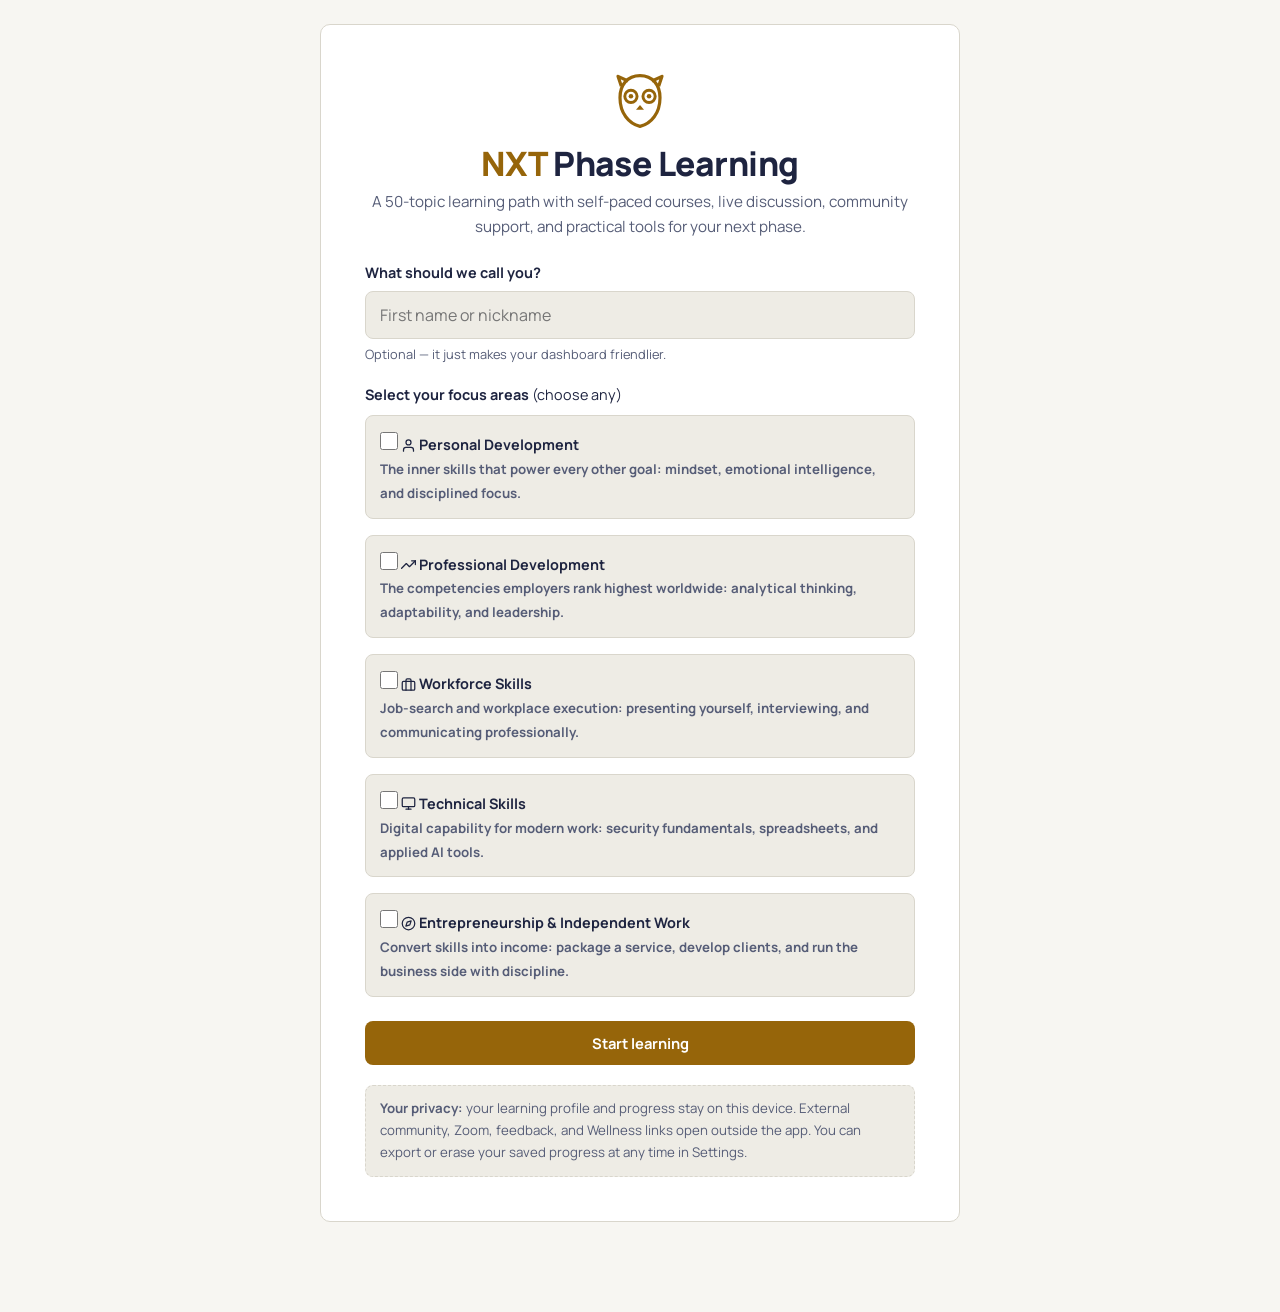
<file: index.html>
<!DOCTYPE html>
<html lang="en">
<head>
  <meta charset="UTF-8">
  <meta name="viewport" content="width=device-width, initial-scale=1.0, viewport-fit=cover">
  <meta name="description" content="NXT Phase Learning — a 50-topic learning path with live Zoom discussion, WhatsApp community support, self-paced courses, technical foundations, and wellness resources.">
  <meta name="color-scheme" content="dark light">
  <meta name="theme-color" content="#0B1026">
  <meta name="mobile-web-app-capable" content="yes">
  <link rel="manifest" href="manifest.json">
  <link rel="apple-touch-icon" href="icon.svg">
  <title>NXT Phase Learning</title>
  <link rel="preconnect" href="https://fonts.googleapis.com">
  <link rel="preconnect" href="https://fonts.gstatic.com" crossorigin>
  <link href="https://fonts.googleapis.com/css2?family=Manrope:wght@400;500;600;700;800&display=swap" rel="stylesheet">
  <link rel="stylesheet" href="styles.css">
  <link rel="icon" href="icon.svg" type="image/svg+xml">
</head>
<body data-theme="dark">
  <a class="skip-link" href="#main-content">Skip to main content</a>
  <div id="app">
    <div id="app-header"></div>
    <main id="main-content" tabindex="-1"></main>
    <div id="app-nav"></div>
  </div>
  <script src="data.js"></script>
  <script src="app.js"></script>
</body>
</html>
</file>
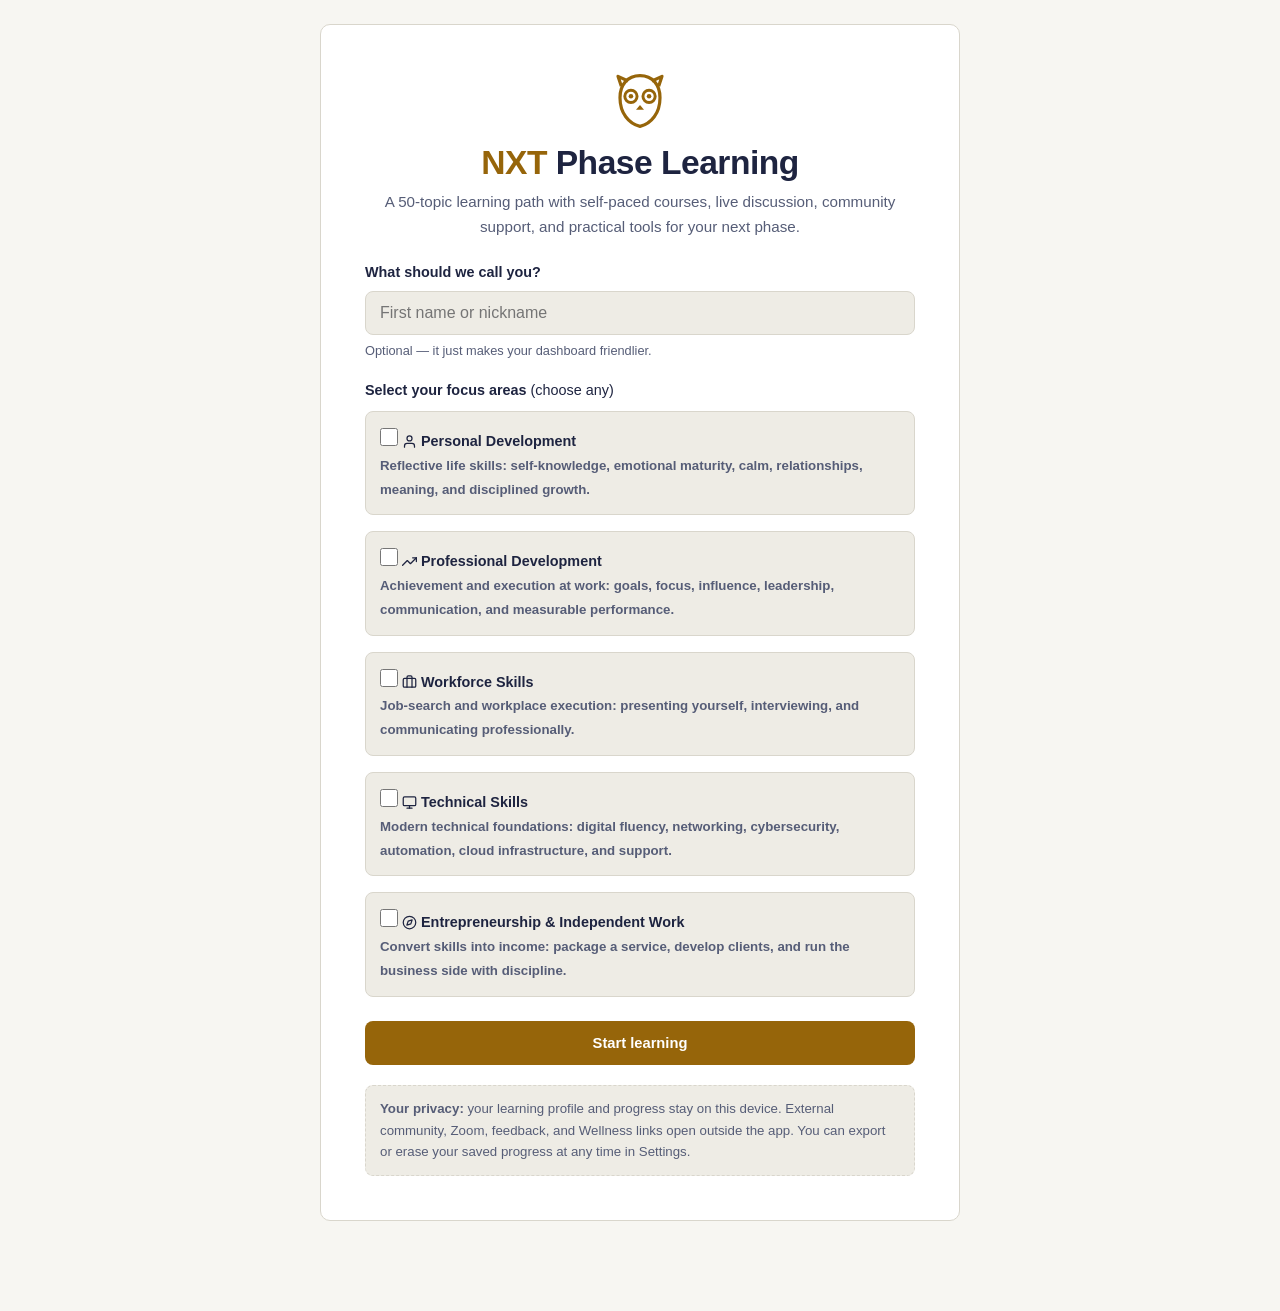
<file: nxtphase-standalone.html>
<!DOCTYPE html>
<html lang="en">
<head>
  <meta charset="UTF-8">
  <meta name="viewport" content="width=device-width, initial-scale=1.0, viewport-fit=cover">
  <meta name="description" content="NXT Phase Learning — a 50-topic learning path with live Zoom discussion, WhatsApp community support, self-paced courses, technical foundations, and wellness resources.">
  <meta name="color-scheme" content="dark light">
  <meta name="theme-color" content="#0B1026">
  <title>NXT Phase Learning — Standalone</title>
  <link rel="icon" href="data:image/svg+xml,%3Csvg%20xmlns%3D%22http%3A%2F%2Fwww.w3.org%2F2000%2Fsvg%22%20viewBox%3D%220%200%2048%2048%22%3E%0A%20%20%3Crect%20width%3D%2248%22%20height%3D%2248%22%20rx%3D%2210%22%20fill%3D%22%230C1120%22%2F%3E%0A%20%20%3Cg%20fill%3D%22none%22%20stroke%3D%22%23F2A93B%22%20stroke-width%3D%222.2%22%3E%0A%20%20%20%20%3Cpath%20d%3D%22M12%2015.5%209.8%209l6.5%203%22%20stroke-linejoin%3D%22round%22%2F%3E%0A%20%20%20%20%3Cpath%20d%3D%22M36%2015.5%2038.2%209l-6.5%203%22%20stroke-linejoin%3D%22round%22%2F%3E%0A%20%20%20%20%3Cpath%20d%3D%22M24%208c-8%200-12.6%205.9-12.6%2013.9C11.4%2031.6%2016.9%2038.3%2024%2040c7.1-1.7%2012.6-8.4%2012.6-18.1C36.6%2013.9%2032%208%2024%208z%22%2F%3E%0A%20%20%20%20%3Ccircle%20cx%3D%2218.3%22%20cy%3D%2221%22%20r%3D%223.9%22%20stroke-width%3D%222%22%2F%3E%0A%20%20%20%20%3Ccircle%20cx%3D%2229.7%22%20cy%3D%2221%22%20r%3D%223.9%22%20stroke-width%3D%222%22%2F%3E%0A%20%20%3C%2Fg%3E%0A%20%20%3Ccircle%20cx%3D%2218.3%22%20cy%3D%2221%22%20r%3D%221.5%22%20fill%3D%22%23F2A93B%22%2F%3E%0A%20%20%3Ccircle%20cx%3D%2229.7%22%20cy%3D%2221%22%20r%3D%221.5%22%20fill%3D%22%23F2A93B%22%2F%3E%0A%20%20%3Cpath%20d%3D%22M24%2026.5%2021.4%2029.5h5.2L24%2026.5z%22%20fill%3D%22%23F2A93B%22%2F%3E%0A%3C%2Fsvg%3E%0A" type="image/svg+xml">
  <style>
/* ============================================================
   NXT Phase Learning — design system v2 (enterprise)
   One type family, restrained color, SVG iconography, no
   decorative gimmicks. Dark is the default theme; light mode
   passes contrast independently.
   ============================================================ */

:root {
  --font: 'Manrope', -apple-system, 'Segoe UI', Helvetica, Arial, sans-serif;

  --radius: 10px;
  --radius-sm: 8px;
  --shadow: 0 4px 18px rgba(4, 7, 20, 0.28);
  --maxw: 1120px;
  --nav-h: 60px;
}

/* ---------- Dark (default) ---------- */
[data-theme="dark"] {
  color-scheme: dark;
  --bg: #0C1120;
  --bg-soft: #121830;
  --card: #161D38;
  --card-raised: #1B2344;
  --line: #273052;
  --text: #EDEFF5;
  --text-dim: #A9B0C7;
  --gold: #F2A93B;
  --gold-strong: #FFC155;
  --gold-ink: #12172B;
  --teal: #4FC3A8;
  --violet: #A395EE;
  --blue: #6FA5E8;
  --sage: #8FBF7F;
  --danger: #FF8585;
  --ok: #6ED584;
  --hero-grad: linear-gradient(135deg, #182046 0%, #10162E 60%, #0C1120 100%);
  --focus-ring: #FFC155;
}

/* ---------- Light ---------- */
[data-theme="light"] {
  color-scheme: light;
  --bg: #F7F6F2;
  --bg-soft: #EEECE5;
  --card: #FFFFFF;
  --card-raised: #FFFFFF;
  --line: #D9D6CC;
  --text: #1E2440;
  --text-dim: #565D77;
  --gold: #96650A;
  --gold-strong: #7A5205;
  --gold-ink: #FFFFFF;
  --teal: #0C6E59;
  --violet: #5546AC;
  --blue: #1E5CA8;
  --sage: #3E7A3E;
  --danger: #B3261E;
  --ok: #1E7A34;
  --hero-grad: linear-gradient(135deg, #1E2440 0%, #2C3560 100%);
  --focus-ring: #5546AC;
  --shadow: 0 4px 16px rgba(30, 36, 64, 0.10);
}

* { box-sizing: border-box; margin: 0; padding: 0; }

html { scroll-behavior: smooth; }
@media (prefers-reduced-motion: reduce) {
  html { scroll-behavior: auto; }
  *, *::before, *::after { animation-duration: 0.01ms !important; transition-duration: 0.01ms !important; }
}

body {
  font-family: var(--font);
  background: var(--bg);
  color: var(--text);
  line-height: 1.65;
  min-height: 100vh;
  -webkit-font-smoothing: antialiased;
}

img { max-width: 100%; }

h1, h2, h3 { font-weight: 800; line-height: 1.2; letter-spacing: -0.015em; }
h1 { font-size: clamp(1.55rem, 3.4vw, 2.1rem); }
h2 { font-size: clamp(1.15rem, 2.4vw, 1.4rem); }
h3 { font-size: 1.05rem; }
h4 { font-size: 1rem; margin-top: 1.1em; }
p + p { margin-top: 0.9em; }

a { color: var(--gold); }
[data-theme="dark"] a { color: var(--gold-strong); }

:focus-visible {
  outline: 3px solid var(--focus-ring);
  outline-offset: 2px;
  border-radius: 4px;
}

.icn { display: inline-block; vertical-align: -0.18em; flex-shrink: 0; }
.h-ico { display: inline-block; vertical-align: -0.22em; margin-right: 4px; }

.skip-link {
  position: absolute; left: -9999px; top: 0;
  background: var(--gold); color: var(--gold-ink);
  padding: 10px 18px; z-index: 200; border-radius: 0 0 var(--radius-sm) 0;
  font-weight: 700; text-decoration: none;
}
.skip-link:focus { left: 0; }

/* ============ Header ============ */
.site-header {
  position: sticky; top: 0; z-index: 60;
  background: color-mix(in srgb, var(--bg) 90%, transparent);
  backdrop-filter: blur(10px);
  border-bottom: 1px solid var(--line);
}
.header-inner {
  max-width: var(--maxw); margin: 0 auto;
  display: flex; align-items: center; gap: 14px;
  padding: 10px 20px;
}
.brand {
  display: flex; align-items: center; gap: 10px;
  font-family: var(--font); font-weight: 800;
  font-size: 1.02rem; letter-spacing: 0.01em;
  color: var(--text); text-decoration: none; border: none; background: none; cursor: pointer;
}
.brand .owl { color: var(--gold); display: grid; place-items: center; }
[data-theme="dark"] .brand .owl { color: var(--gold-strong); }
.brand .brand-nxt { color: var(--gold); }
[data-theme="dark"] .brand .brand-nxt { color: var(--gold-strong); }

.header-spacer { flex: 1; }

.desktop-nav { display: none; gap: 2px; }
.desktop-nav button {
  font-family: var(--font); font-size: 0.92rem; font-weight: 700;
  background: none; border: none; cursor: pointer;
  color: var(--text-dim); padding: 8px 15px; border-radius: var(--radius-sm);
}
.desktop-nav button[aria-current="page"] {
  color: var(--gold-ink); background: var(--gold);
}
.desktop-nav button:hover { color: var(--text); background: var(--bg-soft); }
.desktop-nav button[aria-current="page"]:hover { color: var(--gold-ink); background: var(--gold); }

.theme-toggle {
  background: var(--card); color: var(--text);
  border: 1px solid var(--line); border-radius: var(--radius-sm);
  width: 38px; height: 38px; cursor: pointer;
  display: grid; place-items: center;
}
.theme-toggle:hover { border-color: var(--gold); }

/* ============ Bottom nav (mobile) ============ */
.bottom-nav {
  position: fixed; bottom: 0; left: 0; right: 0; z-index: 60;
  display: grid; grid-template-columns: repeat(5, 1fr);
  background: color-mix(in srgb, var(--bg-soft) 96%, transparent);
  backdrop-filter: blur(10px);
  border-top: 1px solid var(--line);
  padding-bottom: env(safe-area-inset-bottom);
  height: calc(var(--nav-h) + env(safe-area-inset-bottom));
}
.bottom-nav button {
  background: none; border: none; cursor: pointer;
  display: flex; flex-direction: column; align-items: center; justify-content: center; gap: 3px;
  font-family: var(--font); font-size: 0.66rem; font-weight: 700; letter-spacing: 0.02em;
  color: var(--text-dim);
}
.bottom-nav button .ico { line-height: 0; }
.bottom-nav button[aria-current="page"] { color: var(--gold); }
[data-theme="dark"] .bottom-nav button[aria-current="page"] { color: var(--gold-strong); }

@media (min-width: 820px) {
  .desktop-nav { display: flex; }
  .bottom-nav { display: none; }
}

/* ============ Layout ============ */
.container {
  max-width: var(--maxw); margin: 0 auto;
  padding: 26px 20px calc(var(--nav-h) + 44px);
}
@media (min-width: 820px) { .container { padding-bottom: 64px; } }

.section { margin-top: 36px; }
.section-head { display: flex; align-items: baseline; justify-content: space-between; gap: 10px; margin-bottom: 14px; }
.section-head .see-all {
  background: none; border: none; color: var(--gold); font-weight: 700; cursor: pointer; font-size: 0.88rem;
  font-family: var(--font);
}
[data-theme="dark"] .section-head .see-all { color: var(--gold-strong); }
.section-head .see-all:hover { text-decoration: underline; }

/* ============ Hero ============ */
.hero {
  background: var(--hero-grad);
  border: 1px solid var(--line);
  border-radius: var(--radius);
  padding: clamp(26px, 4.5vw, 44px);
  color: #EFF1F7;
  position: relative; overflow: hidden;
  box-shadow: var(--shadow);
}
.hero::before {
  content: '';
  position: absolute; top: 0; left: 0;
  width: 64px; height: 4px;
  background: var(--gold);
  border-radius: 0 0 4px 0;
}
[data-theme="dark"] .hero::before { background: #F2A93B; }
.hero .eyebrow {
  font-weight: 700; font-size: 0.75rem; letter-spacing: 0.14em; text-transform: uppercase;
  color: #F2C980;
}
.hero h1 { color: #FCFCF8; margin: 8px 0 10px; }
.hero p { max-width: 62ch; color: #C6CBDD; font-size: 0.97rem; }
.hero-cta-row { display: flex; flex-wrap: wrap; gap: 10px; margin-top: 20px; }

.hero-stats {
  display: grid; grid-template-columns: repeat(3, 1fr); gap: 10px;
  margin-top: 24px; max-width: 520px;
}
.stat-chip {
  background: rgba(255, 255, 255, 0.06);
  border: 1px solid rgba(255, 255, 255, 0.14);
  border-radius: var(--radius-sm); padding: 12px 12px; text-align: center;
}
.stat-chip .num { font-weight: 800; font-size: 1.55rem; color: #F2C980; line-height: 1.15; }
.stat-chip .lbl { font-size: 0.68rem; font-weight: 700; letter-spacing: 0.07em; text-transform: uppercase; color: #B9BFD4; }

/* ============ Buttons ============ */
.btn {
  display: inline-flex; align-items: center; justify-content: center; gap: 7px;
  font-family: var(--font); font-weight: 700; font-size: 0.92rem;
  border-radius: var(--radius-sm); padding: 11px 20px; cursor: pointer;
  border: 1.5px solid transparent; text-decoration: none;
  transition: transform 0.08s ease, filter 0.15s ease, border-color 0.15s ease;
  min-height: 44px;
}
.btn:active { transform: scale(0.985); }
.btn-gold { background: var(--gold); color: var(--gold-ink); }
[data-theme="dark"] .btn-gold { background: linear-gradient(135deg, #FFC155, #F2A93B); color: #12172B; }
.btn-gold:hover { filter: brightness(1.05); }
.btn-outline { background: transparent; color: var(--text); border-color: var(--line); }
.btn-outline:hover { border-color: var(--gold); }
.hero .btn-outline { color: #EFF1F7; border-color: rgba(255,255,255,0.35); }
.hero .btn-outline:hover { border-color: #F2C980; }
.btn-ghost { background: none; color: var(--gold); border: none; padding: 8px 10px; min-height: 38px; }
[data-theme="dark"] .btn-ghost { color: var(--gold-strong); }
.btn-ghost:hover { text-decoration: underline; }
.btn-danger { background: transparent; border-color: var(--danger); color: var(--danger); }
.btn-danger:hover { filter: brightness(1.08); }
.btn-sm { padding: 8px 15px; min-height: 37px; font-size: 0.85rem; }
.btn-block { width: 100%; }
.btn:disabled { opacity: 0.45; cursor: not-allowed; }

/* ============ Cards ============ */
.card {
  background: var(--card);
  border: 1px solid var(--line);
  border-radius: var(--radius);
  padding: 20px;
}

.card-grid { display: grid; gap: 14px; grid-template-columns: 1fr; }
@media (min-width: 640px) { .card-grid { grid-template-columns: repeat(2, 1fr); } }
@media (min-width: 980px) { .card-grid { grid-template-columns: repeat(3, 1fr); } }

.course-card {
  display: flex; flex-direction: column; gap: 10px;
  cursor: pointer; text-align: left; width: 100%;
  font-family: var(--font); color: var(--text); font-size: 1rem;
  transition: transform 0.12s ease, border-color 0.12s ease, box-shadow 0.12s ease;
}
.course-card:hover { transform: translateY(-2px); border-color: var(--gold); box-shadow: var(--shadow); }
.course-card .course-title { font-weight: 800; font-size: 1.04rem; line-height: 1.35; letter-spacing: -0.01em; }
.course-card .course-desc { color: var(--text-dim); font-size: 0.88rem; }
.course-meta { display: flex; flex-wrap: wrap; gap: 7px; align-items: center; margin-top: auto; }

.pill {
  display: inline-flex; align-items: center; gap: 5px;
  font-size: 0.7rem; font-weight: 700; letter-spacing: 0.05em; text-transform: uppercase;
  padding: 3px 10px; border-radius: 5px;
  border: 1px solid var(--line); color: var(--text-dim);
}
.pill-pillar { border: none; }
[data-theme="dark"] .pill-pillar { color: #12172B; }
[data-theme="light"] .pill-pillar { color: #FFFFFF; }
[data-theme="dark"] .pill-personal { background: var(--gold); }
[data-theme="dark"] .pill-professional { background: var(--blue); }
[data-theme="dark"] .pill-workforce { background: var(--teal); }
[data-theme="dark"] .pill-technical { background: var(--violet); }
[data-theme="dark"] .pill-business { background: var(--sage); }
[data-theme="light"] .pill-personal { background: #96650A; }
[data-theme="light"] .pill-professional { background: #1E5CA8; }
[data-theme="light"] .pill-workforce { background: #0C6E59; }
[data-theme="light"] .pill-technical { background: #5546AC; }
[data-theme="light"] .pill-business { background: #3E7A3E; }

.pill-done { background: var(--ok); border: none; color: #0E2E17; }
[data-theme="light"] .pill-done { background: #1E7A34; color: #fff; }

/* ============ Progress ============ */
.progress-track {
  background: var(--bg-soft); border-radius: 999px; height: 8px; overflow: hidden;
  border: 1px solid var(--line);
}
.progress-fill {
  height: 100%; border-radius: 999px;
  background: var(--gold);
  transition: width 0.4s ease;
}
[data-theme="dark"] .progress-fill { background: linear-gradient(90deg, #F2A93B, #FFC155); }
.progress-row { display: flex; justify-content: space-between; font-size: 0.78rem; color: var(--text-dim); font-weight: 700; margin-bottom: 5px; }

/* ============ Pillar cards ============ */
.pillar-card { display: flex; flex-direction: column; gap: 6px; }
.pillar-card .pi { line-height: 0; margin-bottom: 4px; }
.pillar-card .pn { font-weight: 800; letter-spacing: -0.01em; }
.pillar-card .pd { color: var(--text-dim); font-size: 0.86rem; }

/* ============ Quote ============ */
.quote-card {
  border-left: 3px solid var(--gold);
  font-size: 1rem;
}
.quote-card .qa { color: var(--text-dim); font-size: 0.83rem; font-weight: 700; margin-top: 8px; display: block; }

/* ============ Onboarding ============ */
.onboard-wrap {
  min-height: calc(100vh - 70px);
  display: grid; place-items: center; padding: 24px 18px 90px;
}
.onboard-card { max-width: 640px; width: 100%; padding: clamp(26px, 5vw, 44px); }
.onboard-owl { color: var(--gold); text-align: center; display: block; line-height: 0; margin-bottom: 6px; }
[data-theme="dark"] .onboard-owl { color: var(--gold-strong); }
.onboard-card h1 { text-align: center; margin: 10px 0 6px; }
.onboard-card .sub { text-align: center; color: var(--text-dim); margin-bottom: 22px; font-size: 0.95rem; }

.field { margin-top: 18px; }
.field label { display: block; font-weight: 700; font-size: 0.9rem; margin-bottom: 6px; }
.field .hint { font-size: 0.8rem; color: var(--text-dim); margin-top: 5px; }
input[type="text"], textarea, select {
  width: 100%; font-family: var(--font); font-size: 1rem;
  background: var(--bg-soft); color: var(--text);
  border: 1.5px solid var(--line); border-radius: var(--radius-sm);
  padding: 12px 14px;
}
input:focus, textarea:focus, select:focus { border-color: var(--gold); outline: 3px solid var(--focus-ring); outline-offset: 1px; }

.choice-grid { display: grid; gap: 10px; margin-top: 8px; }
.choice {
  display: flex; gap: 12px; align-items: flex-start;
  background: var(--bg-soft); border: 1.5px solid var(--line);
  border-radius: var(--radius-sm); padding: 13px 14px; cursor: pointer;
  font-size: 0.94rem;
}
.choice input { accent-color: var(--gold); width: 18px; height: 18px; margin-top: 3px; flex-shrink: 0; }
.choice.selected { border-color: var(--gold); background: color-mix(in srgb, var(--gold) 9%, var(--bg-soft)); }
.choice .cl { font-weight: 700; }
.choice .cd { color: var(--text-dim); font-size: 0.83rem; }

.privacy-note {
  margin-top: 20px; padding: 12px 14px; border-radius: var(--radius-sm);
  background: var(--bg-soft); border: 1px dashed var(--line);
  font-size: 0.83rem; color: var(--text-dim);
}

/* ============ Course detail ============ */
.detail-hero { display: flex; flex-direction: column; gap: 12px; }
.obj-list { list-style: none; display: grid; gap: 9px; margin-top: 10px; }
.obj-list li { display: flex; gap: 10px; align-items: flex-start; }
.obj-list .tick { color: var(--ok); line-height: 1.5; }

.lesson-list { display: grid; gap: 9px; margin-top: 12px; }
.lesson-row {
  display: flex; align-items: center; gap: 13px; width: 100%; text-align: left;
  background: var(--card); border: 1px solid var(--line); border-radius: var(--radius-sm);
  padding: 13px 15px; cursor: pointer; font-family: var(--font); color: var(--text); font-size: 0.94rem;
}
.lesson-row:hover { border-color: var(--gold); }
.lesson-row .status {
  width: 30px; height: 30px; border-radius: 50%; flex-shrink: 0;
  display: grid; place-items: center; font-size: 0.82rem; font-weight: 700;
  border: 1.5px solid var(--line); color: var(--text-dim);
}
.lesson-row.done .status { background: var(--ok); border-color: var(--ok); color: #0E2E17; }
[data-theme="light"] .lesson-row.done .status { color: #fff; }
.lesson-row .lt { font-weight: 700; flex: 1; }
.lesson-row .lm { color: var(--text-dim); font-size: 0.78rem; white-space: nowrap; }

/* ============ Lesson view ============ */
.lesson-shell { max-width: 780px; margin: 0 auto; }
.lesson-topbar { display: flex; align-items: center; justify-content: space-between; gap: 10px; margin-bottom: 14px; flex-wrap: wrap; }
.lesson-body { font-size: 1rem; }
.lesson-body h4 {
  font-weight: 800; color: var(--gold);
  text-transform: uppercase; letter-spacing: 0.09em; font-size: 0.8rem;
}
[data-theme="dark"] .lesson-body h4 { color: var(--gold-strong); }
.lesson-body ul, .lesson-body ol { padding-left: 22px; margin: 0.9em 0; display: grid; gap: 8px; }
.lesson-body code {
  background: var(--bg-soft); border: 1px solid var(--line);
  padding: 1px 7px; border-radius: 5px; font-size: 0.9em;
}
.lesson-nav-row { display: flex; justify-content: space-between; gap: 10px; margin-top: 28px; }

/* ============ Quiz ============ */
.quiz-q { font-weight: 800; font-size: 1.03rem; margin-bottom: 12px; letter-spacing: -0.01em; }
.quiz-options { display: grid; gap: 10px; }
.quiz-progress { font-size: 0.75rem; font-weight: 800; color: var(--text-dim); letter-spacing: 0.09em; text-transform: uppercase; margin-bottom: 10px; }

.result-ring {
  width: 124px; height: 124px; border-radius: 50%; margin: 0 auto 16px;
  display: grid; place-items: center;
  font-weight: 800; font-size: 1.9rem; letter-spacing: -0.02em;
  border: 5px solid var(--gold); color: var(--text);
}
.result-detail { border-top: 1px solid var(--line); padding-top: 14px; margin-top: 14px; }
.result-detail .rq { font-weight: 700; }
.result-detail .re { color: var(--text-dim); font-size: 0.88rem; margin-top: 4px; }
.rd-ok { color: var(--ok); font-weight: 800; }
.rd-no { color: var(--danger); font-weight: 800; }

/* ============ Wellness hub ============ */
.crisis-banner {
  border: 1.5px solid var(--gold);
  background: color-mix(in srgb, var(--gold) 8%, var(--card));
  border-radius: var(--radius); padding: 18px 20px;
}
.crisis-banner h3 { margin-bottom: 8px; }
.crisis-lines { display: grid; gap: 10px; margin-top: 8px; }
.crisis-line { display: flex; flex-wrap: wrap; gap: 6px 14px; align-items: baseline; }
.crisis-line .cn { font-weight: 700; }
.crisis-line .cd { color: var(--text-dim); font-size: 0.88rem; }

.zip-form { display: flex; gap: 10px; margin-top: 14px; flex-wrap: wrap; }
.zip-form input { flex: 1; min-width: 160px; max-width: 250px; font-size: 1.1rem; letter-spacing: 0.1em; }
.zip-error { color: var(--danger); font-weight: 700; font-size: 0.88rem; margin-top: 8px; }

.resource-card { display: flex; gap: 14px; align-items: flex-start; }
.resource-card .ri { color: var(--gold); line-height: 0; margin-top: 4px; }
[data-theme="dark"] .resource-card .ri { color: var(--gold-strong); }
.resource-card .rn { font-weight: 800; letter-spacing: -0.01em; }
.resource-card .rd { color: var(--text-dim); font-size: 0.88rem; margin: 4px 0 10px; }

/* ============ Program / community ============ */
.program-hero {
  background: var(--hero-grad);
  border: 1px solid var(--line);
  border-radius: var(--radius);
  padding: clamp(26px, 4.5vw, 44px);
  color: #EFF1F7;
  box-shadow: var(--shadow);
}
.program-hero .eyebrow {
  font-weight: 700; font-size: 0.75rem; letter-spacing: 0.14em; text-transform: uppercase;
  color: #F2C980;
}
.program-hero h1 { color: #FCFCF8; margin: 8px 0 10px; }
.program-hero p { max-width: 66ch; color: #C6CBDD; font-size: 0.97rem; }

.program-action-grid {
  display: grid; gap: 14px; grid-template-columns: 1fr;
}
@media (min-width: 820px) { .program-action-grid { grid-template-columns: repeat(3, 1fr); } }
.program-action {
  color: var(--text); text-decoration: none; min-height: 148px;
  transition: transform 0.12s ease, border-color 0.12s ease, box-shadow 0.12s ease;
}
.program-action:hover { transform: translateY(-2px); border-color: var(--gold); box-shadow: var(--shadow); }
.program-action span.rn,
.program-action span.rd,
.source-card span.rn,
.source-card span.rd { display: block; }

.program-session { display: grid; gap: 18px; }
.program-session h3 { margin-top: 8px; }
.program-muted { color: var(--text-dim); font-size: 0.93rem; }
.program-meeting-box {
  display: grid; grid-template-columns: repeat(2, minmax(0, 1fr)); gap: 10px;
}
.program-meeting-box div {
  background: var(--bg-soft); border: 1px solid var(--line);
  border-radius: var(--radius-sm); padding: 12px 14px;
}
.program-meeting-box strong {
  display: block; font-size: 0.72rem; color: var(--text-dim);
  letter-spacing: 0.08em; text-transform: uppercase;
}
.program-meeting-box span { font-weight: 800; }
.program-list { padding-left: 22px; display: grid; gap: 8px; margin-top: 10px; }
.program-reflection {
  margin-top: 14px; padding: 14px;
  border: 1px solid var(--gold); border-radius: var(--radius-sm);
  background: color-mix(in srgb, var(--gold) 8%, var(--card));
}
.program-reflection span {
  display: block; color: var(--gold); font-weight: 800;
  font-size: 0.75rem; letter-spacing: 0.12em; text-transform: uppercase;
}
[data-theme="dark"] .program-reflection span { color: var(--gold-strong); }
.program-reflection p { margin-top: 4px; font-weight: 700; }
.program-step .pn { display: block; font-weight: 800; margin-bottom: 6px; }
.program-step .pd { color: var(--text-dim); font-size: 0.88rem; }
.program-map {
  display: grid; gap: 10px; margin: 16px 0;
  grid-template-columns: 1fr;
}
@media (min-width: 700px) { .program-map { grid-template-columns: repeat(2, 1fr); } }
.program-map-item {
  display: grid; grid-template-columns: auto 1fr auto; align-items: center; gap: 10px;
  background: var(--bg-soft); border: 1px solid var(--line);
  border-radius: var(--radius-sm); padding: 11px 12px;
}
.program-map-item span:last-child { color: var(--text-dim); font-size: 0.82rem; font-weight: 700; }
.source-grid { display: grid; gap: 14px; grid-template-columns: 1fr; }
@media (min-width: 760px) { .source-grid { grid-template-columns: repeat(2, 1fr); } }
.source-card {
  color: var(--text); text-decoration: none;
  transition: transform 0.12s ease, border-color 0.12s ease, box-shadow 0.12s ease;
}
.source-card:hover { transform: translateY(-2px); border-color: var(--gold); box-shadow: var(--shadow); }
.source-link {
  display: inline-flex; align-items: center; gap: 5px;
  margin-top: 10px; color: var(--gold); font-weight: 800; font-size: 0.83rem;
}
[data-theme="dark"] .source-link { color: var(--gold-strong); }

.disclaimer { font-size: 0.78rem; color: var(--text-dim); margin-top: 18px; }

/* ============ Modal ============ */
.modal-overlay {
  position: fixed; inset: 0; z-index: 100;
  background: rgba(4, 7, 20, 0.72);
  display: grid; place-items: center; padding: 20px;
}
.modal {
  background: var(--card-raised); border: 1px solid var(--line);
  border-radius: var(--radius); max-width: 440px; width: 100%;
  padding: 30px; text-align: center; box-shadow: var(--shadow);
}
.modal .big { line-height: 0; margin-bottom: 6px; }
.modal h2 { margin: 8px 0 6px; }
.modal p { color: var(--text-dim); }
.modal .modal-actions { display: flex; gap: 10px; justify-content: center; margin-top: 20px; flex-wrap: wrap; }

/* ============ Settings / misc ============ */
.settings-list { display: grid; gap: 14px; }
.setting-row { display: flex; align-items: center; justify-content: space-between; gap: 14px; flex-wrap: wrap; }
.setting-row .sl { font-weight: 800; }
.setting-row .sd { color: var(--text-dim); font-size: 0.85rem; }

.empty-state { text-align: center; padding: 40px 20px; color: var(--text-dim); }

.back-link { margin-bottom: 14px; display: inline-flex; }

.toast {
  position: fixed; left: 50%; transform: translateX(-50%);
  bottom: calc(var(--nav-h) + 18px); z-index: 90;
  background: var(--card-raised); color: var(--text);
  border: 1px solid var(--gold); border-radius: var(--radius-sm);
  padding: 10px 20px; font-weight: 700; font-size: 0.9rem;
  box-shadow: var(--shadow);
  animation: toast-in 0.25s ease;
}
@keyframes toast-in { from { opacity: 0; transform: translateX(-50%) translateY(10px); } }

.visually-hidden {
  position: absolute; width: 1px; height: 1px; overflow: hidden;
  clip: rect(0 0 0 0); white-space: nowrap;
}

/* ============ Microlearning (v3) ============ */
.listen-row {
  display: flex; align-items: center; gap: 12px; flex-wrap: wrap;
  margin: 12px 0 4px; padding-bottom: 14px;
  border-bottom: 1px solid var(--line);
}
.listen-hint { font-size: 0.8rem; color: var(--text-dim); }

.filter-row { display: flex; gap: 8px; margin-top: 16px; flex-wrap: wrap; }
.filter-chip {
  font-family: var(--font); font-weight: 700; font-size: 0.84rem;
  background: var(--card); color: var(--text-dim);
  border: 1.5px solid var(--line); border-radius: 999px;
  padding: 7px 16px; cursor: pointer;
}
.filter-chip:hover { border-color: var(--gold); color: var(--text); }
.filter-chip.active { background: var(--gold); border-color: var(--gold); color: var(--gold-ink); }
[data-theme="dark"] .filter-chip.active { color: #12172B; }

.micro-card { border-left: 3px solid var(--gold); }

  </style>
</head>
<body data-theme="dark">
  <a class="skip-link" href="#main-content">Skip to main content</a>
  <div id="app">
    <div id="app-header"></div>
    <main id="main-content" tabindex="-1"></main>
    <div id="app-nav"></div>
  </div>
  <script>
/* ============================================================
   NXT Phase Learning — data layer
   All static content. Loaded before app.js.
   ============================================================ */

const PILLARS = [
  {
    id: 'personal',
    label: 'Personal Development',
    short: 'Personal',
    icon: 'user',
    color: 'var(--gold)',
    desc: 'Reflective life skills: self-knowledge, emotional maturity, calm, relationships, meaning, and disciplined growth.'
  },
  {
    id: 'professional',
    label: 'Professional Development',
    short: 'Professional',
    icon: 'trending-up',
    color: 'var(--blue)',
    desc: 'Achievement and execution at work: goals, focus, influence, leadership, communication, and measurable performance.'
  },
  {
    id: 'workforce',
    label: 'Workforce Skills',
    short: 'Workforce',
    icon: 'briefcase',
    color: 'var(--teal)',
    desc: 'Job-search and workplace execution: presenting yourself, interviewing, and communicating professionally.'
  },
  {
    id: 'technical',
    label: 'Technical Skills',
    short: 'Technical',
    icon: 'monitor',
    color: 'var(--violet)',
    desc: 'Modern technical foundations: digital fluency, networking, cybersecurity, automation, cloud infrastructure, and support.'
  },
  {
    id: 'business',
    label: 'Entrepreneurship & Independent Work',
    short: 'Entrepreneurship',
    icon: 'compass',
    color: 'var(--sage)',
    desc: 'Convert skills into income: package a service, develop clients, and run the business side with discipline.'
  }
];

const WISDOM_QUOTES = [
  { text: 'The owl of wisdom flies at dusk — growth often begins right when things feel darkest.', author: 'NXT Phase' },
  { text: 'Do the best you can until you know better. Then when you know better, do better.', author: 'Maya Angelou' },
  { text: 'Success is the sum of small efforts, repeated day in and day out.', author: 'Robert Collier' },
  { text: 'It does not matter how slowly you go as long as you do not stop.', author: 'Confucius' },
  { text: 'Knowing yourself is the beginning of all wisdom.', author: 'Aristotle' },
  { text: 'The beautiful thing about learning is that no one can take it away from you.', author: 'B.B. King' },
  { text: 'You don’t have to be great to start, but you have to start to be great.', author: 'Zig Ziglar' },
  { text: 'An investment in knowledge pays the best interest.', author: 'Benjamin Franklin' },
  { text: 'Change is the end result of all true learning.', author: 'Leo Buscaglia' },
  { text: 'What we learn with pleasure we never forget.', author: 'Alfred Mercier' },
  { text: 'Wisdom begins in wonder.', author: 'Socrates' },
  { text: 'Every next level of your life will demand a different you.', author: 'Leonardo DiCaprio' },
  { text: 'Learning never exhausts the mind.', author: 'Leonardo da Vinci' },
  { text: 'The expert in anything was once a beginner.', author: 'Helen Hayes' }
];

const PROGRAM_LINKS = {
  whatsapp: 'https://chat.whatsapp.com/GX7rYj9rNXq1J9QhUVV5Bo',
  learningApp: 'https://nxtphaselearning.netlify.app/',
  zoom: 'https://us06web.zoom.us/j/84461755740?pwd=UyWGg1oAWS7ar86mWQ7z5nlbM7AebS.1',
  zoomSchedule: 'Thursdays, 8:00-9:30 PM via Zoom',
  zoomLabel: 'Join the Zoom meeting',
  zoomMeetingId: '844 6175 5740',
  zoomPasscode: '2Y37KP'
};

const PROGRAM_LIVE_SESSION = {
  title: 'Self-Education',
  subtitle: 'A guided evening discussion',
  cadence: 'Thursdays, 8:00-9:30 PM',
  platform: 'Zoom',
  prompts: [
    'What does it mean to take ownership of your learning?',
    "What's the difference between progress and the illusion of progress?",
    'Can self-education become a form of continuous learning? How?'
  ],
  reflection: 'What obstacles usually get in the way of learning on your own?'
};

const PROGRAM_REFERENCES = [
  {
    name: 'Reflective personal development',
    detail: 'Self-knowledge, relationships, calm, meaning, and emotional intelligence.',
    url: 'https://www.theschooloflife.com/articles/'
  },
  {
    name: 'Achievement and execution',
    detail: 'Goals, time management, leadership, selling, speaking, and business performance.',
    url: 'https://www.briantracy.com/blog/'
  },
  {
    name: 'Networking academy foundations',
    detail: 'Networking, cybersecurity, Python, Linux, and IT career skills.',
    url: 'https://www.netacad.com/'
  },
  {
    name: 'Open technical courseware',
    detail: 'Computer science, computational thinking, engineering, and open learning pathways.',
    url: 'https://ocw.mit.edu/'
  },
  {
    name: 'edX technical pathways',
    detail: 'Computer science, cybersecurity, cloud computing, programming, data, and AI.',
    url: 'https://www.edx.org/learn/computer-science'
  },
  {
    name: 'OpenStack cloud infrastructure',
    detail: 'Compute, storage, networking, dashboards, APIs, CLI tools, and cloud operations.',
    url: 'https://www.openstack.org/software/'
  }
];

const PROGRAM_RHYTHM = [
  {
    name: '1. Join the community',
    detail: 'Use WhatsApp for announcements, reminders, peer questions, and quick wins between sessions.'
  },
  {
    name: '2. Attend the live call',
    detail: 'Use Zoom for orientation, guided discussion, accountability, and practical demonstrations.'
  },
  {
    name: '3. Practice in the app',
    detail: 'Use the NXT Phase Learning app as the self-paced library for lessons, audio review, and assessments.'
  },
  {
    name: '4. Bring back evidence',
    detail: 'Each week, return with one completed lesson, one applied practice, or one artifact you can show.'
  }
];

/* ------------------------------------------------------------
   COURSES
   Each course: flat lessons[]; the last lesson is the quiz.
   Lesson ids are their index as a string.
   ------------------------------------------------------------ */

const COURSES = [

  /* ================= PERSONAL DEVELOPMENT ================= */
  {
    id: 'growth-mindset',
    title: 'Growth Mindset: Entering Your NXT Phase',
    pillar: 'personal',
    level: 'Foundational',
    minutes: 40,
    desc: 'Learn how the way you think about ability shapes what you achieve — and how to rewire self-talk so setbacks become fuel.',
    objectives: [
      'Explain the difference between a fixed and a growth mindset',
      'Catch and reframe fixed-mindset self-talk in real situations',
      'Build a simple habit loop that turns setbacks into next steps'
    ],
    skills: ['Self-awareness', 'Resilience', 'Goal setting'],
    lessons: [
      {
        title: 'Two Mindsets, Two Futures',
        minutes: 10,
        content: `
<p>Psychologist Carol Dweck spent decades studying why some people grow through challenges while others shut down. Her finding was simple but powerful: it often comes down to what you believe about ability itself.</p>
<p>A <strong>fixed mindset</strong> says talent is something you either have or you don't. Under that belief, every challenge is a test of your worth — so failure feels like proof you're not enough, and it's safer not to try.</p>
<p>A <strong>growth mindset</strong> says ability is built, like muscle. Under that belief, challenges are workouts, effort is the path, and failure is information. Neither mindset is permanent — most of us hold both, in different areas of life. The skill is noticing which one is driving.</p>
<h4>Apply this</h4>
<p>Think of one area where you feel confident learning new things, and one where you tell yourself "I'm just not a ___ person." Write both down. That second one is where this course will pay off.</p>`
      },
      {
        title: 'Rewriting Your Self-Talk',
        minutes: 12,
        content: `
<p>Mindset lives in the sentences you say to yourself. The fastest way to shift it is to catch a fixed-mindset sentence mid-flight and add one word: <strong>yet</strong>.</p>
<p>"I can't do spreadsheets" becomes "I can't do spreadsheets <em>yet</em>." It sounds small, but it changes the claim from a verdict about who you are into a statement about where you are — and where you are can change.</p>
<p>Three more reframes worth practicing:</p>
<ul>
<li><strong>"This is too hard"</strong> → "This is hard, which means I'm at my learning edge."</li>
<li><strong>"They're just naturally good at this"</strong> → "They've practiced this more than I have — what did their practice look like?"</li>
<li><strong>"I failed"</strong> → "That attempt failed. What did it teach me about the next one?"</li>
</ul>
<h4>Apply this</h4>
<p>For the next 24 hours, keep a note on your phone. Every time you catch a fixed-mindset thought, write it down and write the reframe next to it. Most people are surprised how often it happens — and how mechanical the fix becomes.</p>`
      },
      {
        title: 'The Setback Loop',
        minutes: 10,
        content: `
<p>Growth mindset isn't positive thinking. It's a <strong>procedure for what to do after things go wrong</strong>. People who grow through setbacks tend to run the same three-step loop, whether they know it or not:</p>
<ol>
<li><strong>Name it without drama.</strong> "The interview didn't go well" — not "I'm unhirable." Specific and factual beats global and personal.</li>
<li><strong>Extract one lesson.</strong> Not ten. One concrete thing you'd do differently: "I didn't have a story ready about handling conflict."</li>
<li><strong>Schedule the next attempt.</strong> A lesson without a next attempt is just a regret. Put the retry on the calendar while the lesson is fresh.</li>
</ol>
<p>This loop is why growth-minded people seem "lucky" over time. They simply get more attempts per year than people who stop to recover their self-image after every miss.</p>
<h4>Apply this</h4>
<p>Pick a recent setback — small is fine. Run it through the loop on paper: the factual name, the one lesson, the scheduled next attempt. Notice how different it feels from replaying it.</p>`
      },
      { title: 'Quiz: Growth Mindset', type: 'quiz', minutes: 8 }
    ]
  },

  {
    id: 'emotional-intelligence',
    title: 'Emotional Intelligence Essentials',
    pillar: 'personal',
    level: 'Core',
    minutes: 45,
    desc: 'Understand what’s happening inside you and the people around you — and use it to communicate, decide, and lead better.',
    objectives: [
      'Use the four-domain model of emotional intelligence (EQ)',
      'Apply the name-it-to-tame-it technique under stress',
      'Practice active listening that makes people feel heard'
    ],
    skills: ['Self-regulation', 'Empathy', 'Communication'],
    lessons: [
      {
        title: 'The Four Domains of EQ',
        minutes: 12,
        content: `
<p>Emotional intelligence (EQ) is your ability to notice, understand, and work with emotions — your own and other people's. Research by Daniel Goleman and others breaks it into four domains:</p>
<ul>
<li><strong>Self-awareness:</strong> knowing what you're feeling while you're feeling it, and how it's affecting your behavior.</li>
<li><strong>Self-management:</strong> choosing your response instead of being run by the feeling — staying steady under pressure.</li>
<li><strong>Social awareness:</strong> reading the room; picking up what others feel even when they don't say it.</li>
<li><strong>Relationship management:</strong> using all of the above to handle conflict, give feedback, and build trust.</li>
</ul>
<p>Notice the order — it's a ladder. You can't manage an emotion you haven't noticed, and you can't read others well while your own signal is drowning everything out. Every EQ skill starts with self-awareness.</p>
<h4>Apply this</h4>
<p>Set two random phone alarms today. When each goes off, name what you're feeling in one or two words. That's the whole exercise — and it's the foundation of the entire skill set.</p>`
      },
      {
        title: 'Name It to Tame It',
        minutes: 11,
        content: `
<p>When something triggers you — an unfair email, a rude comment — your brain's alarm system (the amygdala) fires before your reasoning brain gets a vote. Psychologists call the result an <em>amygdala hijack</em>: you're flooded, and whatever you say next usually makes things worse.</p>
<p>The counter-move is surprisingly simple: <strong>put the feeling into words</strong>. Brain-imaging studies show that labeling an emotion ("I'm feeling defensive and embarrassed") measurably calms the alarm response. Naming moves activity from the reactive part of the brain toward the reflective part.</p>
<p>A practical protocol for hot moments:</p>
<ol>
<li><strong>Pause.</strong> Six seconds is roughly how long the first chemical surge takes to peak. Breathe through it.</li>
<li><strong>Name.</strong> Silently label the feeling as precisely as you can. "Angry" is okay; "disrespected in front of the team" is better.</li>
<li><strong>Choose.</strong> Ask: "What outcome do I actually want here?" Then respond toward that outcome, not the feeling.</li>
</ol>
<h4>Apply this</h4>
<p>Write down your most common trigger at work or home. Script your pause-name-choose response for it now, in advance. Hot moments are a terrible time to improvise.</p>`
      },
      {
        title: 'Listening So People Feel Heard',
        minutes: 12,
        content: `
<p>Most of us listen to reply — mentally drafting our answer while the other person is still talking. Active listening flips that: your only job while they speak is to understand.</p>
<p>The core moves:</p>
<ul>
<li><strong>Full attention.</strong> Phone face-down, body turned toward them. Attention is visible, and people read it instantly.</li>
<li><strong>Reflect back.</strong> "So the deadline moved and nobody told you — no wonder you're frustrated." You're not agreeing; you're proving you received it.</li>
<li><strong>Ask, don't assume.</strong> "What would help most right now?" beats launching into advice. Unrequested solutions often feel like dismissal.</li>
<li><strong>Let silence work.</strong> A two-second pause after they stop talking often produces the most honest sentence of the conversation.</li>
</ul>
<p>People rarely remember your exact words. They remember whether they felt heard — and that feeling is what earns you influence when it's your turn to talk.</p>
<h4>Apply this</h4>
<p>In your next real conversation, don't offer a single opinion until you've reflected back what you heard and they've confirmed you got it right. Watch what it does to the temperature of the conversation.</p>`
      },
      { title: 'Quiz: Emotional Intelligence', type: 'quiz', minutes: 8 }
    ]
  },

  {
    id: 'time-energy',
    title: 'Time & Energy Management',
    pillar: 'personal',
    level: 'Foundational',
    minutes: 40,
    desc: 'Stop fighting the clock. Learn to prioritize what matters, protect your focus, and work with your energy instead of against it.',
    objectives: [
      'Prioritize tasks with the urgent/important matrix',
      'Protect deep-focus time using time blocking',
      'Match task types to your natural energy peaks'
    ],
    skills: ['Prioritization', 'Focus', 'Planning'],
    lessons: [
      {
        title: 'Urgent Is Not the Same as Important',
        minutes: 10,
        content: `
<p>Most overwhelm comes from one confusion: treating <em>urgent</em> (demands attention now) as if it were <em>important</em> (moves your life or work forward). The Eisenhower Matrix separates them into four boxes:</p>
<ul>
<li><strong>Urgent + Important — Do now.</strong> Real deadlines, real emergencies.</li>
<li><strong>Important, not urgent — Schedule it.</strong> Learning, health, relationships, planning. This box builds your future, and it's the first thing squeezed out when you don't defend it.</li>
<li><strong>Urgent, not important — Shrink or hand off.</strong> Many messages and "quick favors" live here. They feel productive; they aren't.</li>
<li><strong>Neither — Delete.</strong> Doom-scrolling knows what it did.</li>
</ul>
<p>The people who seem calm and productive aren't faster than you. They just spend more hours in box two, which quietly prevents most future box-one emergencies.</p>
<h4>Apply this</h4>
<p>Dump tomorrow's to-do list into the four boxes. Most people find 60% of their list sits in box three. Pick one box-two item and give it your first hour instead.</p>`
      },
      {
        title: 'Time Blocking: Make an Appointment with Your Priorities',
        minutes: 10,
        content: `
<p>A to-do list says <em>what</em>; it stays silent about <em>when</em>. That's why lists roll over day after day. <strong>Time blocking</strong> fixes it: give your important work an actual appointment on your calendar, the same way you would a doctor's visit.</p>
<p>How to make blocks that survive contact with reality:</p>
<ul>
<li><strong>Block 60–90 minutes, not four hours.</strong> Long blocks collapse at the first interruption; medium blocks bend and recover.</li>
<li><strong>One block, one job.</strong> "Work on résumé" is a block. "Catch up on stuff" is a wish.</li>
<li><strong>Guard the block like a meeting.</strong> Notifications off, tab count down, and tell people when you'll resurface. A visible "back at 11" buys you more grace than you'd expect.</li>
<li><strong>Leave gaps.</strong> Schedule only 60–70% of your day. Real life needs the margin, and a schedule with no slack shatters instead of flexing.</li>
</ul>
<h4>Apply this</h4>
<p>Right now, put one 60-minute block on tomorrow's calendar for your most important non-urgent task. Name the block after the task. That's time blocking — everything else is refinement.</p>`
      },
      {
        title: 'Manage Energy, Not Just Hours',
        minutes: 12,
        content: `
<p>An hour is not an hour. The 9 a.m. version of you and the 3 p.m. version of you are different workers — and pretending otherwise is why hard tasks scheduled for your slump keep not happening.</p>
<p>Most people cycle through predictable phases each day: a <strong>peak</strong> (sharp, focused — great for analysis and writing), a <strong>trough</strong> (foggy — the danger zone for important decisions), and a <strong>rebound</strong> (looser, more creative — good for brainstorming and conversations). For most people the peak is morning and the trough is early-to-mid afternoon, but night owls run the pattern in reverse.</p>
<p>The strategy is simple: <strong>match the task to the phase</strong>. Deep, careful work goes in your peak. Email, errands, and routine tasks go in your trough. Creative and social work goes in your rebound. Same hours, dramatically different output.</p>
<p>And protect the machine that produces the energy: sleep is a performance tool, movement resets a foggy brain faster than caffeine, and real breaks (walk, water, window — not another screen) are how the next block gets paid for.</p>
<h4>Apply this</h4>
<p>For three days, rate your energy 1–10 at 9 a.m., noon, 3 p.m., and 7 p.m. Then move your hardest daily task into your highest-rated slot. This one change outperforms most productivity apps.</p>`
      },
      { title: 'Quiz: Time & Energy', type: 'quiz', minutes: 8 }
    ]
  },

  /* ================= WORKFORCE SKILLS ================= */
  {
    id: 'resume-branding',
    title: 'Résumé & Personal Branding',
    pillar: 'workforce',
    level: 'Foundational',
    minutes: 45,
    desc: 'Turn your experience into a résumé that gets past the software and speaks to humans — plus a simple online presence that backs it up.',
    objectives: [
      'Structure a clean, one-page, scanner-friendly résumé',
      'Write achievement bullets using the action-result formula',
      'Align your LinkedIn/online presence with your résumé story'
    ],
    skills: ['Résumé writing', 'Personal branding', 'Job search'],
    lessons: [
      {
        title: 'The Six-Second Test',
        minutes: 11,
        content: `
<p>Recruiters spend an average of six to eight seconds on a first résumé scan — and before a human sees it at all, applicant tracking software (ATS) often filters it. Your résumé has two audiences, and it must pass both.</p>
<p><strong>For the software:</strong> use a simple single-column layout, standard section headings (Experience, Education, Skills), and no tables, text boxes, photos, or graphics — ATS parsers choke on them. Mirror keywords from the actual job posting: if they say "customer service," don't only say "client relations."</p>
<p><strong>For the human:</strong> the top third of the page decides everything. Put your name, a one-line professional summary tailored to the role, and your strongest relevant wins where the eyes land first. One page is right for most people with under ten years of experience.</p>
<h4>Apply this</h4>
<p>Open a job posting you'd actually want. Highlight every skill and keyword it repeats. That highlighted list is the vocabulary your résumé needs to speak — this single habit beats most résumé "hacks."</p>`
      },
      {
        title: 'Bullets That Prove, Not Describe',
        minutes: 12,
        content: `
<p>Weak résumés describe duties: "Responsible for handling customer inquiries." Strong résumés prove results: "Resolved 40+ customer inquiries daily, keeping satisfaction above 95%." Same job — completely different signal.</p>
<p>Use the <strong>action verb + what you did + measurable result</strong> formula:</p>
<ul>
<li>"Trained 12 new team members, cutting onboarding time from 3 weeks to 2."</li>
<li>"Reorganized the supply room, reducing time to locate items by half."</li>
<li>"Managed the register during peak shifts, balancing the drawer with zero discrepancies for 18 months."</li>
</ul>
<p>No numbers on hand? Estimate honestly ("about 30 calls a day") or quantify scope ("across 4 departments", "for a 200-student program"). Almost any job produces numbers once you look: how many, how often, how much faster, how much saved.</p>
<p>Start every bullet with a strong verb — led, built, resolved, reduced, launched — and cut "responsible for" from your vocabulary entirely.</p>
<h4>Apply this</h4>
<p>Take your three most boring résumé bullets and rewrite each with the formula. If a bullet truly has no result you can name, ask whether it deserves the space at all.</p>`
      },
      {
        title: 'Your Story, Everywhere the Same',
        minutes: 11,
        content: `
<p>After the résumé sparks interest, most hirers do the same next thing: search for you. What they find should tell the <em>same story</em> your résumé tells — that consistency is what "personal brand" actually means. It's not self-promotion; it's coherence.</p>
<p>The minimum viable online presence:</p>
<ul>
<li><strong>LinkedIn headline:</strong> not just a job title. "Customer service professional moving into IT support — CompTIA A+ in progress" tells a story and states a direction.</li>
<li><strong>Summary/About:</strong> three or four first-person sentences: what you do, what you're best at, where you're headed. Write like a person, not a press release.</li>
<li><strong>A recent-activity pulse:</strong> even occasional thoughtful comments in your field signal you're engaged. You never need to become an "influencer."</li>
<li><strong>An audit of the rest:</strong> search your own name in a private browser window. Anything public and unprofessional either gets cleaned up or locked down.</li>
</ul>
<h4>Apply this</h4>
<p>Rewrite your LinkedIn headline using this pattern: <em>[what you are] + [what you're great at or moving toward]</em>. Then check that it agrees with the summary line at the top of your résumé.</p>`
      },
      { title: 'Quiz: Résumé & Branding', type: 'quiz', minutes: 8 }
    ]
  },

  {
    id: 'interview-mastery',
    title: 'Interview Confidence',
    pillar: 'workforce',
    level: 'Core',
    minutes: 45,
    desc: 'Walk into any interview with prepared stories, a calm nervous system, and smart questions of your own.',
    objectives: [
      'Answer behavioral questions using the STAR method',
      'Prepare a story bank that covers the most common questions',
      'Handle salary questions and close with strong questions of your own'
    ],
    skills: ['Interviewing', 'Storytelling', 'Negotiation basics'],
    lessons: [
      {
        title: 'STAR: The Answer Formula',
        minutes: 12,
        content: `
<p>"Tell me about a time when…" questions are the heart of modern interviewing, and rambling is how good candidates lose them. The <strong>STAR</strong> method gives every answer a spine:</p>
<ul>
<li><strong>S — Situation:</strong> one or two sentences of context. "Our store lost two staff the same week as a holiday rush."</li>
<li><strong>T — Task:</strong> what <em>you</em> were responsible for. "I had to cover scheduling gaps without blowing the overtime budget."</li>
<li><strong>A — Action:</strong> the steps you took — the longest part. Say "I," not "we"; the interviewer is hiring you, not your old team.</li>
<li><strong>R — Result:</strong> how it ended, with a number if possible, plus what you learned.</li>
</ul>
<p>Target 90 seconds to two minutes per answer. Shorter feels thin; longer loses the room. And it's completely fine to pause and say "Let me think of a good example" — composure reads as competence.</p>
<h4>Apply this</h4>
<p>Write one full STAR story right now about a problem you solved. Say it out loud twice. Stories rehearsed aloud come back under pressure; stories only written down don't.</p>`
      },
      {
        title: 'Build Your Story Bank',
        minutes: 11,
        content: `
<p>You can't script every question, but you don't need to — most behavioral questions draw from the same six themes. Prepare one strong STAR story for each and you're covered for almost any interview:</p>
<ol>
<li>A <strong>challenge or problem</strong> you solved</li>
<li>A <strong>conflict</strong> with a coworker or customer you handled</li>
<li>A <strong>mistake or failure</strong> — and what you changed afterward</li>
<li>A time you <strong>led or took initiative</strong> without being asked</li>
<li>A time you <strong>learned something quickly</strong> under pressure</li>
<li>Your <strong>proudest accomplishment</strong></li>
</ol>
<p>One rich story can serve several themes if you shift the emphasis. For the failure question: pick a real one, spend one sentence on the failure and four on what you changed — accountability plus growth is exactly what they're listening for.</p>
<p>Also prepare the openers: "Tell me about yourself" wants your present-past-future in 60 seconds, not your biography. "Why do you want this job?" wants proof you researched <em>them</em>, connected to what <em>you</em> bring.</p>
<h4>Apply this</h4>
<p>Make a six-row table, one row per theme. Fill in a one-line story title for each. This "story bank" is the single highest-return hour of interview prep that exists.</p>`
      },
      {
        title: 'Nerves, Money, and Your Questions',
        minutes: 12,
        content: `
<p><strong>Nerves:</strong> some adrenaline is good — it sharpens you. Keep it in range with a slow exhale pattern (in for 4, out for 6, a few rounds before you walk in), arrive ten minutes early, and reframe the event: this is a two-way conversation about fit, not a trial. They already liked you on paper; you're here to confirm it.</p>
<p><strong>Money:</strong> if asked for your number early, it's fair to deflect once: "I'd like to learn more about the role first — can you share the budgeted range?" Many places are required to publish ranges now; look before you go. When you do name a number, give a researched range and stop talking. Silence after a number is negotiation working, not awkwardness.</p>
<p><strong>Your questions:</strong> "Do you have any questions?" is still the interview. Have three ready:</p>
<ul>
<li>"What does success in this role look like in the first 90 days?"</li>
<li>"What separates people who are good at this job from people who are great at it?"</li>
<li>"What do you enjoy most about working here?"</li>
</ul>
<p>Then send a short thank-you note within 24 hours that references something specific you discussed. A minority of candidates do it; it keeps you distinct while they decide.</p>
<h4>Apply this</h4>
<p>Research the typical pay range for a job you want (state listings and salary sites make this fast) and write down your range. Deciding your number before the room is how you avoid deciding it in the room.</p>`
      },
      { title: 'Quiz: Interview Confidence', type: 'quiz', minutes: 8 }
    ]
  },

  {
    id: 'workplace-communication',
    title: 'Communicating at Work',
    pillar: 'workforce',
    level: 'Core',
    minutes: 40,
    desc: 'Write emails people actually read, speak up in meetings, and handle disagreement without burning bridges.',
    objectives: [
      'Write clear, skimmable professional emails and messages',
      'Contribute in meetings with confidence, even as an introvert',
      'Disagree professionally using the situation-impact-request pattern'
    ],
    skills: ['Written communication', 'Meetings', 'Conflict navigation'],
    lessons: [
      {
        title: 'Emails People Actually Read',
        minutes: 10,
        content: `
<p>At work, your writing often arrives before you do — and busy people skim. Structure for the skim:</p>
<ul>
<li><strong>Subject line = the point.</strong> "Question about Friday's schedule" beats "Hi" or "Quick thing." If action is needed, say so: "Approval needed by Thu: vendor invoice."</li>
<li><strong>First sentence = the ask.</strong> Don't build suspense. "I'm requesting Thursday off; here's my coverage plan" — then the details.</li>
<li><strong>One topic per email.</strong> Two requests in one message reliably gets one answered.</li>
<li><strong>Format for scanning:</strong> short paragraphs, bullets for lists, bold for the deadline. A wall of text is where requests go to die.</li>
<li><strong>Close with who-does-what-by-when.</strong> "Could you confirm by Wednesday?" turns a message into a plan.</li>
</ul>
<p>Tone check: written words lose your friendly voice. Before sending anything sensitive, read it once as if you were annoyed with the sender — if it can be read cold, warm it up or say it in person.</p>
<h4>Apply this</h4>
<p>Find the last long email you sent. Rewrite it: point in the subject, ask in line one, bullets for the rest. Compare lengths — clarity is usually shorter.</p>`
      },
      {
        title: 'Being Heard in Meetings',
        minutes: 11,
        content: `
<p>Meetings are where reputations quietly form. You don't need to dominate — you need to be <em>usefully present</em>.</p>
<ul>
<li><strong>Speak once in the first ten minutes.</strong> Even a clarifying question. Early participation lowers the barrier for everything you say afterward; waiting builds pressure until it feels impossible.</li>
<li><strong>Prepare one contribution in advance.</strong> Read the agenda, come with one question or data point. Introverts consistently outperform improvisers here — preparation is your home turf.</li>
<li><strong>Use the boost move.</strong> "I want to go back to what Maria said — I think it solves our scheduling problem too." You add value, elevate a colleague, and enter the conversation, all in one sentence.</li>
<li><strong>Interrupted mid-thought?</strong> Calm and factual: "Let me finish the thought, then I'd love your take." Once, evenly, is usually enough.</li>
<li><strong>Volunteer for the recap.</strong> "So we're deciding X, and Jordan owns Y by Friday?" The person who summarizes gets remembered as the person who was on top of it.</li>
</ul>
<h4>Apply this</h4>
<p>Before your next meeting, write one question and one observation on a sticky note. Say at least one of them in the first ten minutes. Repeat for three meetings and it stops requiring courage.</p>`
      },
      {
        title: 'Disagreeing Without Damage',
        minutes: 11,
        content: `
<p>Avoiding conflict doesn't remove it — it moves it into vents, resentment, and quiet quitting. Professionals disagree openly, on the problem rather than the person, using a pattern you can learn in a day: <strong>situation → impact → request</strong>.</p>
<ol>
<li><strong>Situation (facts only):</strong> "The last three closing shifts, the prep list wasn't finished." Camera-visible facts, no motives, no "always."</li>
<li><strong>Impact:</strong> "That means the morning team starts an hour behind, and it lands on me to catch it up."</li>
<li><strong>Request:</strong> "Can we agree the list gets checked before clock-out, or figure out what's blocking it?"</li>
</ol>
<p>Notice the last clause — an invitation, not a verdict. Sometimes the answer is a reason you didn't know, and the request changes. That openness is what keeps disagreement collaborative instead of adversarial.</p>
<p>If a conversation heats up: slow your pace, drop your volume slightly, and if needed, name a pause — "I want to get this right; can we pick it up after lunch?" Walking away to cool down is a skill, not a retreat. And escalating to a manager after honest direct attempts isn't tattling; bring the same facts-impact-request framing with you.</p>
<h4>Apply this</h4>
<p>Think of a low-stakes friction point in your life right now. Script it as situation-impact-request and try it this week. Practice on small conflicts is what makes the big ones survivable.</p>`
      },
      { title: 'Quiz: Communicating at Work', type: 'quiz', minutes: 8 }
    ]
  },

  /* ================= TECHNICAL SKILLS ================= */
  {
    id: 'digital-foundations',
    title: 'Digital Foundations & Online Safety',
    pillar: 'technical',
    level: 'Foundational',
    minutes: 40,
    desc: 'The unglamorous skills that make everything else easier: organized files, strong passwords, and a sharp eye for scams.',
    objectives: [
      'Set up a simple, consistent file and folder system',
      'Secure your accounts with strong passwords and two-factor authentication',
      'Recognize phishing and common online scams before they hook you'
    ],
    skills: ['File management', 'Account security', 'Scam awareness'],
    lessons: [
      {
        title: 'Files You Can Actually Find',
        minutes: 10,
        content: `
<p>Studies of office workers put the time lost to hunting for files at close to an hour a week. The fix isn't discipline — it's a system simple enough that the lazy version of you will still use it.</p>
<ul>
<li><strong>Shallow folders, broad names.</strong> Three levels deep is plenty: <em>Documents → Job Search → Applications</em>. Deep nesting is where files disappear.</li>
<li><strong>Name files so future-you can search them.</strong> <code>2026-07 Resume - Customer Service.docx</code> beats <code>resume final FINAL v2.docx</code>. Start dates with year-month and they sort themselves.</li>
<li><strong>One inbox folder.</strong> Downloads is where chaos accumulates. Once a week, sweep it: file it, or delete it.</li>
<li><strong>Back up automatically.</strong> A free cloud drive (Google Drive, iCloud, OneDrive) syncing your key folders means a lost phone or dead laptop is an inconvenience, not a catastrophe. The rule: anything that would hurt to lose exists in two places.</li>
</ul>
<h4>Apply this</h4>
<p>Create your top-level folders now — something like <em>Personal, Work, Job Search, Money, Health</em>. Move just ten stranded files into them. Ten is enough to start the habit; perfection is not required.</p>`
      },
      {
        title: 'Locks on Your Digital Doors',
        minutes: 11,
        content: `
<p>Most account "hacking" isn't genius-level code — it's someone trying passwords leaked from other sites. Two habits block nearly all of it:</p>
<p><strong>1. One strong, unique password per account.</strong> Reused passwords mean one breached site unlocks your whole life. Since no human can memorize fifty unique passwords, use a <strong>password manager</strong> (your phone's built-in one is fine) to generate and remember them. You memorize one strong master password; it handles the rest. For that master: a phrase of four-plus random words — <em>correct-horse-battery-staple</em> style — is both stronger and easier to remember than <code>P@ssw0rd1</code>.</p>
<p><strong>2. Two-factor authentication (2FA) on anything that matters.</strong> Email, banking, and socials first. 2FA means a stolen password still isn't enough — the thief would also need your phone. It's the single highest-value security setting that exists, and it takes two minutes per account.</p>
<p>Email deserves special paranoia: it's the master key, because "reset password" links for everything else land there. Secure it first and best.</p>
<h4>Apply this</h4>
<p>Right now: turn on 2FA for your primary email account (search the security settings for "two-factor" or "2-step"). That one action outweighs everything else in this lesson.</p>`
      },
      {
        title: 'Spotting Scams Before They Hook You',
        minutes: 11,
        content: `
<p>Phishing — fake messages impersonating real organizations — works by hijacking urgency: <em>your account will be closed, your package is stuck, you owe money, act now</em>. The red flags cluster:</p>
<ul>
<li><strong>Manufactured urgency and threats.</strong> Real institutions rarely demand action in minutes.</li>
<li><strong>Sender address that's almost right.</strong> <code>support@amaz0n-help.com</code> is not Amazon. Check the actual address, not the display name.</li>
<li><strong>Links that don't match.</strong> Press and hold (phone) or hover (computer) to preview the real destination before touching it.</li>
<li><strong>Requests for passwords, codes, or gift cards.</strong> No legitimate company asks for your password or 2FA code, and nobody real collects debts in gift cards. Ever.</li>
</ul>
<p>The universal defense is <strong>going in the front door</strong>: instead of clicking the link in the message, open the app or type the site address yourself and check your account there. If something's genuinely wrong, it'll be waiting for you inside.</p>
<p>If you do get caught — it happens to sharp people every day — change that password immediately, enable 2FA, and if money's involved, contact your bank and report it at <em>reportfraud.ftc.gov</em>. Speed matters far more than embarrassment.</p>
<h4>Apply this</h4>
<p>Open your spam or junk folder and autopsy one phishing email against the red-flag list. Practicing on defused examples trains your eye for live ones.</p>`
      },
      { title: 'Quiz: Digital Foundations', type: 'quiz', minutes: 8 }
    ]
  },

  {
    id: 'spreadsheet-basics',
    title: 'Spreadsheet Basics',
    pillar: 'technical',
    level: 'Foundational',
    minutes: 45,
    desc: 'From blank grid to useful tool: organize information, do math automatically, and sort and filter your way to answers.',
    objectives: [
      'Navigate cells, rows, columns, and build a clean data table',
      'Use core formulas: SUM, AVERAGE, COUNT, and cell references',
      'Sort and filter data to answer real questions'
    ],
    skills: ['Spreadsheets', 'Data organization', 'Basic formulas'],
    lessons: [
      {
        title: 'The Grid, Demystified',
        minutes: 12,
        content: `
<p>A spreadsheet (Google Sheets, Excel — the skills transfer) is just a grid: columns have letters, rows have numbers, and every cell has an address like <code>B3</code> (column B, row 3). That address system is the superpower — it lets math refer to <em>places</em>, so answers update when data changes.</p>
<p>Rules for a table you won't regret later:</p>
<ul>
<li><strong>Row 1 is headers.</strong> One clear label per column: <em>Date, Item, Category, Amount</em>.</li>
<li><strong>One thing per row, one type per column.</strong> Each row is one record (one purchase, one contact). Don't mix numbers and notes in the same column.</li>
<li><strong>No blank rows inside data.</strong> They break sorting and formulas down the line.</li>
<li><strong>Freeze the header row</strong> (View → Freeze) so labels stay visible as you scroll.</li>
</ul>
<p>A personal budget is the perfect first project: real data you care about, small enough to manage, and every skill in this course applies to it.</p>
<h4>Apply this</h4>
<p>Open a free Google Sheet and build the four-column header — Date, Item, Category, Amount. Enter your last ten purchases. This little table is your lab for the next two lessons.</p>`
      },
      {
        title: 'Formulas: Making the Grid Do the Math',
        minutes: 12,
        content: `
<p>Every formula starts with <code>=</code>. Type <code>=2+2</code> in a cell, press Enter, and the cell shows 4. The magic starts when you use addresses instead of numbers: <code>=B2+B3</code> adds whatever those cells contain — <em>now and forever</em>. Change B2, and the answer updates itself.</p>
<p>Ranges make it scale: <code>B2:B11</code> means "B2 through B11." The functions you'll use constantly:</p>
<ul>
<li><code>=SUM(D2:D11)</code> — adds the range. Your total spending.</li>
<li><code>=AVERAGE(D2:D11)</code> — the mean. Your typical purchase.</li>
<li><code>=MAX(D2:D11)</code> / <code>=MIN(D2:D11)</code> — biggest and smallest.</li>
<li><code>=COUNT(D2:D11)</code> — how many numbers are in the range.</li>
</ul>
<p>Two quality-of-life tricks: click cells instead of typing addresses while building a formula, and drag the tiny square at a cell's corner (the fill handle) to copy a formula down a column — references shift automatically. Errors like <code>#DIV/0!</code> or <code>#REF!</code> aren't failures; they're the grid telling you exactly what to fix.</p>
<h4>Apply this</h4>
<p>Under your Amount column, add a Total row with <code>=SUM(</code>your range<code>)</code> and an Average row with <code>=AVERAGE(...)</code>. Then change one purchase amount and watch both update. That auto-update is the whole reason spreadsheets exist.</p>`
      },
      {
        title: 'Sort, Filter, Answer Questions',
        minutes: 13,
        content: `
<p>Data becomes useful when it answers questions: <em>Where does my money actually go? Which category is growing?</em> Two tools do most of that work.</p>
<p><strong>Sorting</strong> rearranges rows by a column — Amount high-to-low shows your biggest expenses instantly. One critical habit: select the <em>whole table</em> (or use Data → Sort range) so rows move together. Sorting a single column scrambles your data's meaning — and it's the classic beginner disaster.</p>
<p><strong>Filtering</strong> hides rows without deleting them. Turn on the filter (Data → Create a filter), click a header's funnel icon, and show only Category = "Food." Now the spreadsheet answers "what did I spend on food?" — and your SUM of what's visible tells you the damage. Filters stack: Food, this month, over $20.</p>
<p>When you're ready for one more level: <code>=SUMIF(C2:C50, "Food", D2:D50)</code> totals only the food rows with no filtering at all, and a Chart (Insert → Chart) of category totals turns your budget into a picture worth a thousand rows.</p>
<h4>Apply this</h4>
<p>Sort your practice table by Amount, largest first. Then filter to one category and note the total. You just did data analysis — the same skill, at any scale, that businesses pay for.</p>`
      },
      { title: 'Quiz: Spreadsheet Basics', type: 'quiz', minutes: 8 }
    ]
  },

  {
    id: 'ai-tools',
    title: 'Working Smarter with AI Tools',
    pillar: 'technical',
    level: 'Core',
    minutes: 45,
    desc: 'Use AI assistants as a genuine work multiplier: write better prompts, verify what comes back, and know what to never paste in.',
    objectives: [
      'Understand what AI assistants are good and bad at',
      'Write prompts with role, task, context, and format',
      'Verify AI output and protect private information'
    ],
    skills: ['AI literacy', 'Prompt writing', 'Critical evaluation'],
    lessons: [
      {
        title: 'What AI Assistants Really Are',
        minutes: 12,
        content: `
<p>Tools like ChatGPT, Claude, and Gemini are <em>language models</em>: systems trained on enormous amounts of text that generate responses by predicting what words should come next. That design explains both their strengths and their traps.</p>
<p><strong>Genuinely great at:</strong> drafting and rewriting (emails, cover letters, summaries), explaining concepts at whatever level you ask for, brainstorming options, translating tone ("make this friendlier"), and acting as a patient tutor that never judges a basic question.</p>
<p><strong>Structurally weak at:</strong> knowing whether what they said is <em>true</em>. A language model can generate confident, fluent, completely wrong statements — invented statistics, fake citations, wrong dates. This is called <strong>hallucination</strong>, and it's not a rare glitch; it's a built-in cost of how the technology works.</p>
<p>The right mental model: a brilliant, endlessly willing intern with no accountability. Fantastic first drafts, real research help — but you are the editor, and your name goes on the final product.</p>
<h4>Apply this</h4>
<p>Ask a free AI assistant to explain something you already know deeply — your job, your neighborhood, your hobby. Grade its answer. Feeling where it's smooth and where it's subtly off builds the calibration everything else depends on.</p>`
      },
      {
        title: 'Prompting: Better Questions, Better Answers',
        minutes: 12,
        content: `
<p>The gap between a useless AI answer and a great one is usually the question. Four ingredients — <strong>role, task, context, format</strong> — fix most weak prompts:</p>
<ul>
<li><strong>Role:</strong> "Act as an experienced hiring manager…"</li>
<li><strong>Task:</strong> "…review my cover letter…"</li>
<li><strong>Context:</strong> "…for a warehouse supervisor role. I'm coming from retail management; the posting emphasizes safety and scheduling."</li>
<li><strong>Format:</strong> "Give me three specific improvements as a numbered list, then a revised version."</li>
</ul>
<p>Compare that to "fix my cover letter" — the ingredients are the difference. Two more habits that multiply results:</p>
<ul>
<li><strong>Treat it as a conversation.</strong> The first answer is a first draft. "Make it shorter." "More formal." "Give me a version emphasizing leadership." Iteration is the skill.</li>
<li><strong>Paste in your raw material.</strong> The AI writes a far better résumé bullet when you give it your messy notes about what you actually did than when it has to invent from nothing.</li>
</ul>
<h4>Apply this</h4>
<p>Take a real task from your week and write a four-ingredient prompt for it. Then push back on the answer at least twice. Notice how much distance there is between reply one and reply three.</p>`
      },
      {
        title: 'Verify, and Never Paste Secrets',
        minutes: 13,
        content: `
<p>Two disciplines separate professional AI use from risky AI use.</p>
<p><strong>Discipline one: verify before you rely.</strong> Match the checking to the stakes. A brainstorm needs no fact-check; a statistic going into a report needs a real source you found yourself; anything legal, medical, or financial needs a qualified human. Practical habits: ask the AI "what should I double-check in this answer?" (surprisingly effective), search for independent confirmation of specific claims, and treat any citation as unverified until you've opened it — models are notorious for inventing plausible-looking sources.</p>
<p><strong>Discipline two: guard what you paste.</strong> Treat a chat window like a postcard, not a locked drawer. Never paste: passwords or codes, your (or anyone's) Social Security number or full financial details, other people's private information, or your employer's confidential data — customer lists, unreleased plans, internal documents. Workplaces increasingly have AI policies; pasting company data into a personal AI account has gotten real people fired. When in doubt, describe the situation generically ("an employee with a scheduling conflict") instead of pasting the real thing.</p>
<p>Used with these two disciplines, AI tools are a legitimate career accelerator — early studies keep finding the biggest productivity gains go to people newer to a skill, because the AI fills the experience gap while you build the judgment. Judgment is the part that stays yours.</p>
<h4>Apply this</h4>
<p>Ask an AI assistant a factual question in an area you care about, then independently verify its three main claims. Time how long verification takes — that's the real cost of using AI responsibly, and it's usually smaller than you fear.</p>`
      },
      { title: 'Quiz: Working with AI', type: 'quiz', minutes: 8 }
    ]
  },

  /* ================= PROFESSIONAL DEVELOPMENT ================= */
  {
    id: 'analytical-thinking',
    title: 'Analytical Thinking & Problem Solving',
    pillar: 'professional',
    level: 'Core',
    minutes: 45,
    desc: 'The skill employers rank first worldwide — roughly seven in ten companies call it essential. Break down messy problems, reason with evidence, and make decisions you can defend.',
    objectives: [
      'Deconstruct vague problems into specific, solvable parts',
      'Evaluate evidence and avoid the most common reasoning traps',
      'Make and communicate structured, defensible decisions'
    ],
    skills: ['Problem solving', 'Critical thinking', 'Decision making'],
    lessons: [
      {
        title: 'Deconstructing Problems',
        minutes: 14,
        content: `
<p>The World Economic Forum's Future of Jobs research has ranked <strong>analytical thinking</strong> as the single most important core skill for several years running — roughly seven in ten employers consider it essential. The good news: it is a procedure, not a talent, and the procedure starts with how you define the problem.</p>
<p>Weak problem statements describe feelings: "Sales are bad." Strong ones are specific, measurable, and bounded: "New-customer sales dropped 20% in the last two months, while repeat sales held steady." The second version already points toward causes worth investigating — something changed recently, and it affects new customers specifically.</p>
<p>Two tools do most of the deconstruction work:</p>
<ul>
<li><strong>Symptom vs. root cause.</strong> A symptom is what you observe; a root cause is what produces it. Treating symptoms feels productive and changes nothing. The <strong>Five Whys</strong> technique digs downward: ask "why is that happening?" repeatedly — usually three to five layers — until you hit something you can actually fix. "Deliveries are late" → why → "orders sit overnight" → why → "the cutoff time doesn't match the courier pickup" — now you have a fixable cause, not a complaint.</li>
<li><strong>Splitting the problem.</strong> Break a big question into parts that can each be checked separately: "Where is revenue dropping — which product, which customer type, which channel?" Each split shrinks the search space. Professionals look slow at the start of a problem and fast at the end; amateurs are the reverse.</li>
</ul>
<h4>Apply this</h4>
<p>Take one frustration from your work or life. Rewrite it as a specific, measurable problem statement, then run Five Whys on paper. Notice how different the fix looks at layer four versus layer one.</p>`
      },
      {
        title: 'Reasoning with Evidence',
        minutes: 14,
        content: `
<p>Analytical thinkers hold opinions like scientists hold hypotheses: firmly enough to act, loosely enough to update. That discipline comes down to a few habits when facing any claim — including your own.</p>
<ul>
<li><strong>Correlation is not causation.</strong> Two things moving together doesn't mean one causes the other. Ice cream sales and drownings rise together every summer — the cause of both is warm weather. Before acting on "A causes B," ask what third factor could produce both, and what would happen to B if you changed A directly.</li>
<li><strong>Beware small samples and vivid stories.</strong> One angry customer email feels weightier than a satisfaction report covering five hundred — but it isn't. Anecdotes are excellent for generating questions and terrible for answering them. Ask: how many cases is this conclusion standing on?</li>
<li><strong>Check the base rate.</strong> Before treating an event as meaningful, ask how often it happens normally. Two resignations in a month is alarming at a five-person company and routine at a five-hundred-person one.</li>
<li><strong>Ask the disconfirming question.</strong> The single strongest analytical habit: "What evidence would change my mind?" If the answer is "nothing," you're not analyzing — you're defending. Actively look for the strongest version of the opposing case before deciding.</li>
</ul>
<p>None of this requires statistics training. It requires pausing at the moment of certainty — which is exactly when errors get expensive.</p>
<h4>Apply this</h4>
<p>Find one confident claim in your feed or workplace this week. Run it through all four tests: causation, sample size, base rate, disconfirming evidence. Write down which test it fails, if any.</p>`
      },
      {
        title: 'Structured Decisions',
        minutes: 12,
        content: `
<p>Analysis earns its keep at the moment of decision. Two frameworks cover most professional situations.</p>
<p><strong>First, size the decision before you size the analysis.</strong> Decisions come in two types: <em>reversible</em> (you can undo it cheaply — a trial run, a draft, a small order) and <em>hard-to-reverse</em> (a signed lease, a public commitment, a hire). Reversible decisions should be made quickly with modest analysis — speed is worth more than precision, because the correction is cheap. Hard-to-reverse decisions deserve the full treatment. Most people invert this: agonizing over reversible choices and rushing irreversible ones.</p>
<p><strong>Second, for decisions that matter, use an options-and-criteria table.</strong> List your realistic options as rows. List what actually matters — cost, time, risk, upside — as columns. Score each cell honestly. The table rarely makes the decision for you, but it does three things a gut call can't: it exposes which criterion is really driving you, it makes the tradeoffs visible, and it gives you something concrete to show anyone who asks "why did you choose this?"</p>
<p>When you present a decision, use this order: <em>context in one sentence → the options you considered → your recommendation → the main risk and how you'll watch for it</em>. Leading with the recommendation's reasoning, not its conclusion, is what separates "trust me" from "here's my thinking" — and the second one is what earns bigger decisions.</p>
<h4>Apply this</h4>
<p>Take one real decision you're facing. First classify it: reversible or not? If reversible, decide today. If not, build the options-and-criteria table and notice which column secretly carries the most weight.</p>`
      },
      { title: 'Quiz: Analytical Thinking', type: 'quiz', minutes: 8 }
    ]
  },

  {
    id: 'adaptability-resilience',
    title: 'Adaptability & Resilience',
    pillar: 'professional',
    level: 'Core',
    minutes: 40,
    desc: 'Global employers rank resilience and agility among their top two skills, and expect roughly four in ten core job skills to change by 2030. The durable advantage is learning to change with them.',
    objectives: [
      'Understand why adaptability outperforms any single technical skill over a career',
      'Learn new skills quickly using a deliberate, repeatable method',
      'Respond to setbacks and career shocks with a prepared protocol'
    ],
    skills: ['Learning agility', 'Resilience', 'Career management'],
    lessons: [
      {
        title: 'The Case for Adaptability',
        minutes: 12,
        content: `
<p>The World Economic Forum estimates that roughly <strong>39% of workers' core skills will change by 2030</strong>, and employers consistently rank resilience, flexibility, and agility just behind analytical thinking on their most-wanted lists. LinkedIn's workplace research reached the same conclusion from the hiring side, naming adaptability the defining skill of the current economy.</p>
<p>The reason is structural, not fashionable. Technology now changes faster than job descriptions do. Any specific tool you master will be updated, replaced, or automated on a timeline you don't control. What holds its value is the <em>meta-skill</em>: the demonstrated ability to pick up whatever comes next. A person who has learned five unrelated skills has something more valuable than any of the five — evidence they can learn a sixth.</p>
<p>This reframes career security. Security is not a job title or an employer; those can vanish in a quarter. Security is a <strong>portfolio of transferable skills plus the proven capacity to add more</strong>. That's an asset no layoff, industry shift, or economic downturn can repossess — and it's precisely what lets people move between employment, self-employment, and back as conditions change.</p>
<p>The practical starting point is an honest audit: which of your current skills are rising in demand, which are flat, and which are being automated out from under you?</p>
<h4>Apply this</h4>
<p>List the five skills your income currently depends on. Next to each, write rising, stable, or declining — be honest, and search job postings if unsure. The declining ones tell you where to aim the learning method in the next lesson.</p>`
      },
      {
        title: 'Learning Agility: Acquiring Skills Fast',
        minutes: 14,
        content: `
<p>Fast learners aren't smarter; they follow a tighter loop. The method below compresses what research on skill acquisition consistently shows.</p>
<ol>
<li><strong>Define a performance target, not a topic.</strong> "Learn spreadsheets" is a wish. "Build a working budget tracker with formulas by the 30th" is a target — you'll know whether you hit it.</li>
<li><strong>Find the smallest real project.</strong> Courses and videos are supporting material, not the work. Skills form when you attempt the real thing at a small scale: an actual budget, a real cover letter, a genuine client task done cheap. Projects force the exact gaps tutorials let you skip.</li>
<li><strong>Practice in short, frequent sessions.</strong> Twenty focused minutes daily reliably beats a four-hour weekend binge, because memory consolidates between sessions. Consistency is the mechanism, not the decoration.</li>
<li><strong>Close the feedback loop fast.</strong> Every attempt needs a verdict — the formula worked or errored, the draft got comments, the practice interview got a critique. Practice without feedback just rehearses your mistakes. AI assistants are genuinely useful here as an always-available first reviewer.</li>
<li><strong>Expect the dip.</strong> Around the point where enthusiasm fades and competence hasn't arrived yet, most people quit. Knowing the dip is a normal, temporary phase of every skill curve is — by itself — a competitive advantage.</li>
</ol>
<h4>Apply this</h4>
<p>Pick one declining-skill replacement from your last exercise. Write a two-week plan on one line: the performance target, the small real project, and your daily 20-minute slot. Start tomorrow, not Monday.</p>`
      },
      {
        title: 'Resilience Under Pressure',
        minutes: 12,
        content: `
<p>Adaptability handles gradual change; resilience handles sudden impact — the layoff, the lost client, the failed launch. Resilient people aren't unaffected. They recover faster because they respond with a protocol instead of improvising while flooded.</p>
<p><strong>The sorting step.</strong> When a shock hits, divide everything on your mind into three lists: what you <em>control</em> (your actions, schedule, spending, applications), what you <em>influence</em> (other people's decisions you can affect but not dictate), and what you must <em>accept</em> (the market, the past, other people's choices). Energy spent on the third list is pure loss; the entire return on effort lives in the first list. This one exercise reliably converts panic into a task list.</p>
<p><strong>The stabilizers.</strong> Under stress, the fundamentals stop being optional: sleep, movement, and at least one honest conversation with someone you trust. Isolation is the accelerant of every career setback — people who tell their network they're looking find work dramatically faster than people who hide.</p>
<p><strong>The prepared playbook.</strong> Resilience is mostly built <em>before</em> the shock. A one-page "if it happens" plan — current résumé, a list of twenty contacts, one month's minimal budget number, the first five actions of a job or client search — turns a catastrophe into a bad week with a checklist. You'll likely never use it, and writing it measurably reduces the fear of needing it.</p>
<h4>Apply this</h4>
<p>Write your one-page shock playbook this week: the budget floor number, the twenty contacts, the first five moves. File it and forget it — the confidence stays behind.</p>`
      },
      { title: 'Quiz: Adaptability & Resilience', type: 'quiz', minutes: 8 }
    ]
  },

  {
    id: 'collaboration-leadership',
    title: 'Leadership & Team Collaboration',
    pillar: 'professional',
    level: 'Core',
    minutes: 45,
    desc: 'Leadership and social influence sits in employers’ global top five. Learn to lead without a title, make teams function, and manage upward with professionalism.',
    objectives: [
      'Build influence through ownership and reliability rather than authority',
      'Apply the mechanics that make teams effective, including structured feedback',
      'Manage upward and across with clear expectations and no surprises'
    ],
    skills: ['Leadership', 'Teamwork', 'Feedback'],
    lessons: [
      {
        title: 'Leading Without a Title',
        minutes: 14,
        content: `
<p>Employers rank <strong>leadership and social influence</strong> among the five most important skills in the global workforce — and the demand is not for titles, it's for behavior. Leadership behavior is observable long before any promotion, and it's what promotions respond to.</p>
<p>The behaviors that build influence from any seat:</p>
<ul>
<li><strong>Take ownership of outcomes, not just tasks.</strong> "I did my part" is task thinking. "The handoff failed, so I flagged it and proposed a fix" is ownership. People who think in outcomes get handed larger outcomes.</li>
<li><strong>Bring proposals, not just problems.</strong> Anyone can report that something is broken. "This is broken — here are two options, and I'd recommend the first because..." is the sentence that changes how a room treats you. It works even when your proposal isn't chosen, because it demonstrates you think at the next level.</li>
<li><strong>Be boringly reliable.</strong> Influence compounds from small kept promises: on time, as agreed, or an early heads-up when it can't be. One quiet year of reliability beats one loud quarter of brilliance.</li>
<li><strong>Distribute credit precisely.</strong> "Maria's analysis caught this" costs you nothing and buys enormous goodwill. Vague or hoarded credit is remembered just as precisely.</li>
</ul>
<p>None of these require permission — which is exactly why they signal leadership rather than compliance.</p>
<h4>Apply this</h4>
<p>In your next meeting or group setting, replace one problem-report with a problem-plus-proposal. Note the difference in how the conversation treats you afterward.</p>`
      },
      {
        title: 'The Mechanics of Effective Teams',
        minutes: 14,
        content: `
<p>Google's multi-year study of its own teams (Project Aristotle) found the strongest predictor of team performance wasn't talent, seniority, or workload — it was <strong>psychological safety</strong>: whether members could ask questions, admit mistakes, and raise concerns without fear of embarrassment or punishment.</p>
<p>Psychological safety is frequently misunderstood. It is <em>not</em> comfort, lowered standards, or the absence of disagreement — high-performing safe teams argue constantly. It means the argument targets ideas, not people, and that "I don't know" or "I was wrong" carries no penalty. You contribute to it from any seat: ask the question everyone is avoiding, own your errors quickly and plainly, and respond to others' mistakes with "what do we fix?" instead of "who do we blame?"</p>
<p>The second mechanic is <strong>structured feedback</strong>. Most feedback fails because it arrives as judgment ("you're careless") instead of information. The SBI pattern fixes this:</p>
<ul>
<li><strong>Situation:</strong> "In yesterday's client call…"</li>
<li><strong>Behavior:</strong> "…the pricing slide had last quarter's numbers…"</li>
<li><strong>Impact:</strong> "…which meant we had to walk it back by email, and the client noticed."</li>
</ul>
<p>Facts, behavior, consequence — no motives guessed, no character judged. The same structure works for positive feedback, and delivering precise positive feedback is one of the most underused influence tools in any workplace.</p>
<h4>Apply this</h4>
<p>Deliver one piece of SBI feedback this week — make it a positive one. Precision in praise builds the trust that makes corrective feedback survivable later.</p>`
      },
      {
        title: 'Managing Up and Across',
        minutes: 12,
        content: `
<p>Your manager and your peers experience exactly one version of you: the one visible in communication. Managing that channel deliberately is not politics — it's professionalism.</p>
<p><strong>Managing up rests on the no-surprises rule.</strong> Managers can absorb bad news; what they can't absorb is bad news they learned late. The tool is the proactive status update — three lines, unprompted, at a regular rhythm: what's done, what's next, what's blocked or at risk. People who send it get interrupted less, trusted more, and remembered at promotion time as "on top of things." It takes four minutes a week.</p>
<p><strong>Negotiate priorities with arithmetic, not apology.</strong> When new work lands on a full plate, the professional response is not silent overload or flat refusal — it's the visible tradeoff: "I can take this. To do it well, X slips to Thursday — is that the right trade?" You've said yes to the person while making the cost land where it belongs: on the priority list, not on your unpaid evenings.</p>
<p><strong>Across teams, assume friction is structural before assuming it's personal.</strong> The other department isn't slow because they're lazy; they have different incentives and their own overloaded queue. The move that unlocks cross-team work is understanding what <em>they're</em> measured on and framing your request in those terms. Allies are built in the asking, not the escalation.</p>
<h4>Apply this</h4>
<p>Send your first three-line status update this week without being asked: done, next, at-risk. Do it weekly for a month and watch what happens to the trust level.</p>`
      },
      { title: 'Quiz: Leadership & Collaboration', type: 'quiz', minutes: 8 }
    ]
  },

  /* ================= ENTREPRENEURSHIP & INDEPENDENT WORK ================= */
  {
    id: 'service-business',
    title: 'Turning Skills into a Service Business',
    pillar: 'business',
    level: 'Core',
    minutes: 45,
    desc: 'Independent work now involves more than a third of the U.S. workforce. A practical path from "skills I have" to "services people pay for" — whatever the economy is doing.',
    objectives: [
      'Inventory your transferable skills and identify which ones people pay for',
      'Design a specific, scoped, priced service offer',
      'Land your first paying clients without an advertising budget'
    ],
    skills: ['Service design', 'Pricing', 'Client acquisition'],
    lessons: [
      {
        title: 'The Skills Inventory',
        minutes: 14,
        content: `
<p>Workforce studies consistently estimate that over a third of U.S. workers now do some form of independent or freelance work — not because everyone became an entrepreneur, but because skills themselves became sellable in smaller units. The foundational insight: <strong>you don't need a business idea; you need an honest inventory of what you can already do that someone else can't or won't do themselves.</strong></p>
<p>Run the inventory in three columns:</p>
<ul>
<li><strong>Column 1 — What can I do?</strong> Include the skills you dismiss as ordinary: organizing chaos, writing clearly, fixing things, calming upset people, keeping books straight, setting up phones for relatives. The skills you find easy are the ones you undervalue most — and "easy for you, painful for them" is the exact definition of a market.</li>
<li><strong>Column 2 — Who pays for this?</strong> Every skill maps to buyers. Organized → small businesses drowning in admin. Good with spreadsheets → owners who don't know where their money goes. Patient teacher → families needing tutoring, seniors needing tech help. Reliable hands → property managers, event planners, movers.</li>
<li><strong>Column 3 — What's my proof?</strong> Not credentials — evidence. "Ran the schedule for a 40-person kitchen" is proof of operational skill. "Family calls me first when tech breaks" is proof of support skill. Proof is what converts "trust me" into "look."</li>
</ul>
<p>Your first service lives where the three columns intersect with one more filter: something you can tolerate doing repeatedly. Passion is optional; tolerance is mandatory.</p>
<h4>Apply this</h4>
<p>Build the three-column inventory now — minimum eight rows. Circle the two rows with the strongest combination of demand and proof. Those two go into the next lesson.</p>`
      },
      {
        title: 'Designing a Sellable Offer',
        minutes: 14,
        content: `
<p>The most common independent-work mistake is selling a vague capability: "I do bookkeeping" or "I can help with marketing." Buyers don't purchase capabilities — they purchase <strong>defined outcomes at known prices</strong>. That definition is called an offer, and it has four parts:</p>
<ul>
<li><strong>Who it's for.</strong> Narrow wins. "Bookkeeping for mobile food vendors" beats "bookkeeping" — the narrower audience hears you speaking directly to them, faces less competition, and refers you to identical businesses. You can always widen later; you can't be remembered as a generalist.</li>
<li><strong>The outcome.</strong> Name what they get, not what you do: "your last three months of transactions categorized and a one-page monthly summary," not "QuickBooks assistance."</li>
<li><strong>The scope.</strong> Exactly what's included, what isn't, and how long it takes. Scope is what protects both sides — and unscoped work is how service providers end up earning less than minimum wage on "quick" projects.</li>
<li><strong>The price.</strong> For defined scopes, use <strong>flat pricing</strong>, not hourly. Hourly punishes you for being fast, caps your income at your calendar, and makes buyers anxious about the meter. A flat "starter offer" — small, low-risk, quick to deliver — is the classic entry: it gets you the yes, the result, and the testimonial that sells the next one.</li>
</ul>
<p>Compress the whole thing into one sentence: <em>"I help [who] get [outcome] through [service], starting at [price]."</em> If you can't say it in one sentence, the offer isn't finished.</p>
<h4>Apply this</h4>
<p>Write the one-sentence offer for your strongest inventory row. Then write the starter version: smallest useful scope, one-week delivery, a price you can say out loud without flinching.</p>`
      },
      {
        title: 'Landing the First Clients',
        minutes: 12,
        content: `
<p>The first three clients never come from advertising. They come from the network you already have, approached with a specific offer instead of a vague announcement.</p>
<p><strong>Build the portfolio of one.</strong> Before anyone pays you, do the work once, visibly: your own books kept immaculately, a sample report, a before-and-after of the thing you fix. One concrete artifact outperforms any description of your potential.</p>
<p><strong>Use the discounted-first-clients play — correctly.</strong> Offer your first one or two clients a genuine discount in exchange for two named deliverables: honest feedback and, if satisfied, a testimonial and referral. This is not working for free, and it isn't forever — it's buying proof at a fair price. Free work with no defined endpoint teaches clients your work has no value; a discount with a stated reason teaches them the full price is coming.</p>
<p><strong>Work a warm list of twenty.</strong> List twenty people who know you: former colleagues, neighbors, community members. Send a short, specific message — not "I'm starting a business!" but "I've started helping [who] with [outcome]. If you know anyone dealing with [problem], I'd appreciate the introduction." Specific requests get forwarded; vague announcements get liked.</p>
<p><strong>Follow up twice.</strong> Most yeses arrive on the second contact. Silence usually means busy, not no — one polite follow-up a week later is professional persistence, and it's where most beginners quit right before the first client says yes.</p>
<h4>Apply this</h4>
<p>Write your twenty-person warm list today and send the first five messages. Use the specific format above. Track responses — the pattern will teach you more than any course can.</p>`
      },
      { title: 'Quiz: Service Business', type: 'quiz', minutes: 8 }
    ]
  },

  {
    id: 'market-yourself',
    title: 'Marketing & Client Development',
    pillar: 'business',
    level: 'Core',
    minutes: 40,
    desc: 'Positioning, the few channels that actually work at small scale, and sales conversations that feel like problem-solving instead of pressure.',
    objectives: [
      'Write a clear positioning message and back it with proof',
      'Choose one acquisition channel and work it consistently',
      'Run discovery-first sales conversations and handle price objections'
    ],
    skills: ['Positioning', 'Client development', 'Consultative selling'],
    lessons: [
      {
        title: 'Positioning: Findable and Memorable',
        minutes: 12,
        content: `
<p>Marketing for an independent professional is not advertising — it's <strong>being easy to describe</strong>. Every client you'll ever get arrives through a sentence someone says about you: "You should talk to her, she does exactly that." Positioning is the craft of making that sentence effortless.</p>
<p>The working formula: <strong>who you serve + the problem you remove + the outcome you deliver</strong>. "I help small landlords keep their books clean and their taxes ready" is positioning. "I'm exploring freelance accounting opportunities" is fog. People cannot refer fog.</p>
<p>Then make every surface repeat the same sentence. Your one-line intro, your online profiles, your email signature, how you answer "so what do you do?" — identical story everywhere. This consistency is the entire mechanism of being remembered; variety is what kills word of mouth.</p>
<p>Finally, attach <strong>proof</strong>. Three forms work at any scale:</p>
<ul>
<li><strong>Testimonials</strong> — two sentences from a real client, with a name, beats paragraphs of self-description.</li>
<li><strong>Before-and-after</strong> — the shoebox of receipts vs. the clean monthly report; the cluttered garage vs. the organized one. Visible transformation sells silently.</li>
<li><strong>Numbers</strong> — "12 clients," "3 years," "same-week turnaround." Specificity reads as truth.</li>
</ul>
<h4>Apply this</h4>
<p>Write your positioning sentence using the formula, then update your most-seen surface (likely your LinkedIn headline or how you introduce yourself) to match it exactly. One sentence, everywhere, until people can repeat it back to you.</p>`
      },
      {
        title: 'Channels That Work at Small Scale',
        minutes: 14,
        content: `
<p>Big companies spread budget across ten channels. Independent professionals win by the opposite move: <strong>one channel, worked consistently, until it produces</strong>. Scattered effort across five platforms produces five invisible presences.</p>
<p>The channels that reliably work with no budget, ranked by typical return:</p>
<ol>
<li><strong>Referrals — engineered, not hoped for.</strong> Word of mouth is the top source of service clients everywhere, but it responds to management. Every satisfied client gets the ask, phrased for forwarding: "If you know another [landlord/parent/shop owner] dealing with [problem], I'd be grateful for the introduction." Then thank every referrer visibly, whether or not the lead converts — thanked referrers refer again.</li>
<li><strong>Local and community networks.</strong> Chambers of commerce, neighborhood groups, faith communities, the library bulletin board (physical and digital). For local services these outperform every algorithm, because trust is pre-installed.</li>
<li><strong>Adjacent-provider partnerships.</strong> Find the people who serve your customer before or after you do. A bookkeeper's best referral sources are tax preparers who don't do books. A tutor's is the testing center. One good adjacent partner can quietly fill a calendar.</li>
<li><strong>One platform, done properly.</strong> If your buyers are businesses, LinkedIn; if local consumers, a complete Google Business profile with reviews. Post or update on a fixed weekly rhythm. Consistency beats cleverness — the goal is to exist reliably where your buyer already looks.</li>
</ol>
<h4>Apply this</h4>
<p>Choose exactly one channel from the list — the one where your buyers actually are. Define its weekly action (two referral asks, one community appearance, one post) and put it on your calendar as a recurring block. Review results in 30 days before even considering a second channel.</p>`
      },
      {
        title: 'Sales Conversations, Honestly',
        minutes: 12,
        content: `
<p>Most new independents dread selling because they picture pressure. Professional selling is the opposite discipline: <strong>diagnosis before prescription</strong>. The person who asks the best questions — not the one with the smoothest pitch — wins the client, because buyers hire the person who understood the problem.</p>
<p><strong>Open with discovery, not description.</strong> Prepare five questions and let them run the first two-thirds of the conversation: What's the situation now? What have you already tried? What happens if this stays unsolved? When do you need it handled? What would a great outcome look like? By the end, half the time the client has talked themselves into hiring you — and the other half, you've learned the fit is wrong <em>before</em> wasting a month proving it.</p>
<p><strong>Propose in writing, briefly.</strong> One page: the problem as they described it (their words — this matters), the scope, the timeline, the flat price, and the single next step. Speed counts: a same-day one-pager beats a two-week glossy document every time.</p>
<p><strong>Handle "it's too expensive" by resizing scope, never rate.</strong> "I understand — we could start with just the last quarter instead of the full year, which brings it to X." Cutting your rate teaches clients the price was padded; cutting scope respects both the budget and your value. And when a project is truly mispriced for the buyer, a graceful referral elsewhere earns goodwill that routinely returns as future work.</p>
<p><strong>Follow up twice, then rest.</strong> Two polite follow-ups a week apart. Most deals close on contact two or three; pestering past that spends reputation you'll want later.</p>
<h4>Apply this</h4>
<p>Script your five discovery questions for your specific offer and rehearse them aloud once. Then build your one-page proposal template so it's ready the moment a conversation goes well.</p>`
      },
      { title: 'Quiz: Marketing & Clients', type: 'quiz', minutes: 8 }
    ]
  },

  {
    id: 'money-basics',
    title: 'Money Fundamentals for Independent Work',
    pillar: 'business',
    level: 'Core',
    minutes: 45,
    desc: 'The financial discipline that keeps independent work sustainable: separated accounts, professional invoicing, tax readiness, and a cushion that buys you calm.',
    objectives: [
      'Separate business and personal finances with simple bookkeeping',
      'Invoice professionally, take deposits, and control scope creep',
      'Prepare for taxes and build a financial cushion — knowing when to consult professionals'
    ],
    skills: ['Bookkeeping basics', 'Invoicing', 'Financial planning'],
    lessons: [
      {
        title: 'Separate the Money',
        minutes: 14,
        content: `
<p>The single highest-leverage financial habit for independent work costs nothing and takes an afternoon: <strong>separate business money from personal money completely</strong>. One dedicated account (a second free checking account is fine to start) that receives every client payment and pays every business expense.</p>
<p>Why this matters more than it sounds:</p>
<ul>
<li><strong>You can finally see the business.</strong> Mixed accounts hide whether you're actually profitable. Separated, one glance answers it: money in, money out, what's left.</li>
<li><strong>Taxes become an export instead of an archaeology dig.</strong> Every transaction in one place turns tax season from a shoebox nightmare into a list.</li>
<li><strong>It changes your own psychology.</strong> A business with its own account gets treated like a business — priced like one, defended like one.</li>
</ul>
<p>Pair the account with <strong>minimum viable bookkeeping</strong>: a simple ledger — a spreadsheet is genuinely enough at the start — with date, client/vendor, description, category, and amount. (The Spreadsheet Basics course in the Technical pillar builds exactly this skill.) Update it on a fixed 20-minute weekly appointment; weekly entries take minutes, quarterly archaeology takes weekends. Keep every receipt in one folder, digital or physical — many business expenses reduce your taxable income, but only if you can prove them.</p>
<p>Monthly, answer three questions from the ledger: What came in? What went out? Which service or client produced the most profit? That third answer quietly steers the whole business.</p>
<h4>Apply this</h4>
<p>Open or designate the separate account this week, and build the five-column ledger with your last month of activity. Book the recurring 20-minute weekly slot now — the habit is the tool.</p>`
      },
      {
        title: 'Invoicing, Deposits, and Scope',
        minutes: 14,
        content: `
<p>Getting paid fully and on time is not luck — it's paperwork discipline. Three documents do the protecting.</p>
<p><strong>The professional invoice.</strong> Every invoice needs: a unique number (start at 1001; nobody needs to know you're new), issue date, your details, the client's details, an itemized description matching the agreed scope, the total, payment methods, and — critically — <strong>payment terms with a real due date</strong>. "Due within 15 days" (net-15) is a reasonable default for small services. Send the invoice the day the work completes; every day of delay signals the money isn't urgent to you either.</p>
<p><strong>The deposit.</strong> For new clients or multi-week projects, take 25–50% up front before work begins. A deposit isn't distrust — it's mutual commitment: the client is real, and your calendar is genuinely reserved. Established professionals in every field do this; adopting it early marks you as one.</p>
<p><strong>The change order.</strong> Scope creep — "while you're at it, could you also…" — is the silent killer of service income. The fix is a friendly, firm sentence: <em>"Happy to add that — it's outside our original scope, so I'll send a quick quote for the addition."</em> Clients respect it, and the ones who don't were planning to consume you regardless. Better to learn that on invoice two than invoice ten.</p>
<p>When payment goes late: a polite reminder at day 3, a direct one at day 14 with a copy of the invoice, and for new clients going forward, deposits get larger. Calm persistence collects; awkward silence doesn't.</p>
<h4>Apply this</h4>
<p>Build your invoice template today with every element above, and write your change-order sentence word-for-word so it's ready before the first "while you're at it" arrives.</p>`
      },
      {
        title: 'Taxes and the Cushion',
        minutes: 12,
        content: `
<p>Independent income arrives untaxed, and the single most common first-year disaster is spending money that was never yours. Two disciplines prevent it.</p>
<p><strong>The automatic set-aside.</strong> Move a fixed percentage of every single payment into a separate savings account the day it arrives — commonly cited guidance for U.S. self-employment falls in the 25–30% range, since independent workers pay both income tax and self-employment tax, and may owe <strong>quarterly estimated payments</strong> rather than one annual bill. The exact right percentage depends on your income, state, and situation — <em>this is a "consult a qualified tax professional" item, and one meeting with a tax preparer or CPA in your first earning year is among the best money a new independent spends.</em> What isn't negotiable is the mechanism: automatic, immediate, every payment, no exceptions. If the set-aside proves generous, you get a refund from yourself.</p>
<p><strong>The cushion.</strong> Independent income is lumpy — strong months and silent ones. The difference between professionals who survive the silent months and those who panic-discount their way through them is a buffer of one to three months of minimal expenses, built by skimming something from every strong month. The cushion isn't just safety; it's <strong>negotiating power</strong> — the financial ability to say no to bad clients and bad prices.</p>
<p>As income grows, two more professional-consult questions arise: whether registering a formal business entity (such as an LLC) makes sense for your liability and tax situation, and whether you need business insurance for your type of work. Both are jurisdiction-specific — flag them for a professional rather than guessing from internet forums.</p>
<h4>Apply this</h4>
<p>Set up the second savings account and pick your set-aside percentage this week. Then write down the two questions you'd bring to a tax professional — and price what one consultation costs in your area. It's less than the penalty for guessing wrong.</p>`
      },
      { title: 'Quiz: Money Fundamentals', type: 'quiz', minutes: 8 }
    ]
  },

  /* ================= FOUNDATIONAL & EXPANSION — PERSONAL ================= */
  {
    id: 'learning-to-learn',
    title: 'Learning How to Learn',
    pillar: 'personal',
    level: 'Foundational',
    minutes: 40,
    desc: 'The foundational skill behind every other one: how memory actually works, the practice techniques research supports, and a routine that fits real life.',
    objectives: [
      'Use retrieval practice and spacing instead of rereading and cramming',
      'Apply proven techniques: self-testing, interleaving, and the explain-it-simply method',
      'Design a sustainable learning routine around your actual schedule'
    ],
    skills: ['Study skills', 'Memory techniques', 'Self-directed learning'],
    lessons: [
      {
        title: 'How Memory Actually Works',
        minutes: 12,
        content: `
<p>Most people study the way that feels productive — rereading, highlighting, watching explanations on repeat. Cognitive science has tested those methods for decades, and the verdict is consistent: they produce <em>familiarity</em>, not learning. The material feels known because you've seen it before, then vanishes when you need it.</p>
<p>What actually builds memory is <strong>retrieval</strong> — the act of pulling information out of your head. Every time you force yourself to recall something without looking, the memory physically strengthens. Testing yourself isn't a way to measure learning; it <em>is</em> the learning. In controlled studies, students who self-tested once recalled dramatically more a week later than students who reread the material four times.</p>
<p>The second pillar is <strong>spacing</strong>. Memory fades on a predictable curve, and the most efficient moment to review something is right when you're starting to forget it. Three 20-minute sessions across a week beat one 60-minute session every time — same minutes, entirely different retention. Cramming works for tomorrow morning and almost nothing else.</p>
<p>One more reframe: the effort you feel when recall is hard is not a sign of failure. Researchers call it <em>desirable difficulty</em> — the strain is the signal that the memory is being built. Easy studying is usually fake studying.</p>
<h4>Apply this</h4>
<p>Take something you learned this week. Close everything and write down all you can remember — then check what you missed. That five-minute exercise just did more for retention than an hour of rereading would have.</p>`
      },
      {
        title: 'The Practice Toolkit',
        minutes: 14,
        content: `
<p>Four techniques cover most of what learning science recommends. None require talent — only the willingness to practice slightly uncomfortably.</p>
<ul>
<li><strong>Self-testing, constantly.</strong> Turn everything into questions. After a lesson, ask: what were the three main points? Flashcards (paper or a free app) automate this — but only if you genuinely attempt the answer before flipping. Peeking early converts the exercise back into rereading.</li>
<li><strong>Spaced review.</strong> Review new material the next day, then a few days later, then a week later. Each successful recall lets you wait longer before the next one. Five minutes at the right moments beats an hour at the wrong one.</li>
<li><strong>Interleaving.</strong> Mix related skills within one session instead of drilling one thing in a block. Practicing A-B-C-A-C-B feels messier than A-A-B-B-C-C — and produces reliably better real-world performance, because life doesn't tell you which type of problem is coming.</li>
<li><strong>The explain-it-simply test.</strong> Try to explain the concept to an imaginary twelve-year-old, out loud or on paper. Wherever you reach for jargon or stall, you've found the exact gap in your understanding. This technique (often called the Feynman method) is the fastest gap-detector that exists — and an AI assistant makes a patient practice audience.</li>
</ul>
<h4>Apply this</h4>
<p>Pick one course in this platform you've completed. Without opening it, write its three biggest ideas from memory, then explain one of them in plain language. Whatever you couldn't retrieve — that's your review list.</p>`
      },
      {
        title: 'A Routine That Survives Real Life',
        minutes: 12,
        content: `
<p>Techniques fail without a delivery system. The delivery system is a routine small enough that the busiest version of you still does it.</p>
<p><strong>Shrink the session, raise the frequency.</strong> Twenty minutes daily outperforms two hours on Sunday — for memory consolidation and for habit survival. Attach the session to an anchor that already happens: after morning coffee, during a commute (audio lessons exist for exactly this), lunch break. The anchor does the remembering for you.</p>
<p><strong>Protect sleep like it's part of the curriculum — because it is.</strong> Memory consolidation happens during sleep; the brain literally replays and files what you practiced. A late-night cram session that costs sleep usually subtracts more than it adds.</p>
<p><strong>Track streaks of showing up, not hours logged.</strong> The metric that predicts success is consistency. A visible chain of days — marked on paper or anywhere — builds its own momentum. Miss a day? The rule is never two.</p>
<p><strong>Expect plateaus.</strong> Progress in any skill is stair-shaped: bursts, then flat stretches where nothing seems to improve. Plateaus are where consolidation happens and where most people quit. Knowing the shape of the curve in advance is protection.</p>
<p>For a multipotential learner — someone building several skills for several possible futures — this routine is the master key. Content changes; the system that acquires it doesn't.</p>
<h4>Apply this</h4>
<p>Define your anchor and your minimum viable session right now: "After [existing habit], I do 20 minutes." Schedule the first three days. Then start the chain.</p>`
      },
      { title: 'Quiz: Learning How to Learn', type: 'quiz', minutes: 8 }
    ]
  },

  {
    id: 'personal-finance',
    title: 'Personal Finance Essentials',
    pillar: 'personal',
    level: 'Foundational',
    minutes: 45,
    desc: 'Financial literacy is consistently ranked among the most needed — and least taught — life skills in America. Budgeting, credit, debt, and savings, in plain language.',
    objectives: [
      'Build a one-page budget you will actually maintain',
      'Understand how credit scores work and manage debt strategically',
      'Automate savings and build an emergency fund from any income level'
    ],
    skills: ['Budgeting', 'Credit management', 'Saving'],
    lessons: [
      {
        title: 'The One-Page Budget',
        minutes: 14,
        content: `
<p>Surveys repeatedly find that a majority of Americans couldn't cover a modest unexpected expense without borrowing — not primarily an income problem, but a <em>visibility</em> problem. A budget isn't a punishment; it's a map of money you already have.</p>
<p>The simplest durable framework is <strong>50/30/20</strong>: roughly 50% of take-home pay to needs (housing, utilities, food, transport, minimum debt payments), 30% to wants, and 20% to savings and extra debt payoff. Your real numbers will differ — the percentages are a compass, not a law. If needs eat 70% right now, the framework's job is simply to make that visible so decisions become deliberate.</p>
<p>Build it in four steps, one page, thirty minutes:</p>
<ol>
<li><strong>Find your real take-home</strong> — what actually lands in your account monthly.</li>
<li><strong>List fixed needs</strong> from your last two bank statements — the statements, not your memory. Memory lies; statements don't.</li>
<li><strong>Give every remaining dollar a name</strong> — wants, savings, debt. Unnamed money evaporates.</li>
<li><strong>Review for ten minutes weekly.</strong> The budget that works is the one that gets looked at. (The Spreadsheet Basics course builds a tracker for exactly this.)</li>
</ol>
<p>The single most powerful line on the page is <strong>pay yourself first</strong>: savings transferred automatically on payday, before spending starts, at any amount. Ordering beats willpower.</p>
<h4>Apply this</h4>
<p>Pull your last month's statement and sort every transaction into needs / wants / savings. Most people find one recurring charge they forgot existed — cancel it, and you've already paid for this course's time.</p>`
      },
      {
        title: 'Credit and Debt, Demystified',
        minutes: 14,
        content: `
<p>Your credit score is a three-digit summary of how you've handled borrowed money — and it quietly prices your life: loan rates, apartment applications, insurance in many states, even some job screenings. The mechanics are less mysterious than the industry makes them sound.</p>
<p>The two factors that dominate the score: <strong>payment history</strong> (pay at least the minimum, on time, every time — a single late payment reported can hurt for years) and <strong>utilization</strong> (how much of your available credit you're using; keeping cards below roughly 30% of their limits, and lower is better). Length of history, new applications, and account mix matter less. Check your reports free at <em>annualcreditreport.com</em> — the official site — and dispute errors, which are common.</p>
<p>For paying down multiple debts, two proven strategies:</p>
<ul>
<li><strong>Avalanche:</strong> extra payments to the highest interest rate first. Mathematically optimal.</li>
<li><strong>Snowball:</strong> smallest balance first. Psychologically powerful — early wins keep people going.</li>
</ul>
<p>The best method is whichever one you'll sustain. What matters far more than the choice: avoid <strong>predatory debt</strong> — payday loans, title loans, rent-to-own, and "buy now pay later" stacking routinely carry effective rates that trap borrowers in cycles. If you're already caught in one, nonprofit credit counseling (look for NFCC-affiliated agencies) is a legitimate, low-cost resource — and for major decisions like bankruptcy or debt settlement, consult a qualified professional rather than an advertisement.</p>
<h4>Apply this</h4>
<p>Pull your free credit report this week and check it for errors. Then list your debts with balance and interest rate — seeing the full picture on one page is the step most people never take.</p>`
      },
      {
        title: 'Saving: The Cushion and the Compound',
        minutes: 12,
        content: `
<p>Savings has two jobs, in order: <strong>absorb shocks</strong>, then <strong>build the future</strong>.</p>
<p><strong>Job one: the emergency fund.</strong> The first target is small and achievable — $500 to $1,000, enough to make a car repair or medical bill an inconvenience instead of a debt spiral. Then grow it toward one month of essential expenses, eventually three. Keep it in a separate <em>high-yield savings account</em> (online banks commonly pay many times what traditional branches pay) — separate enough that you don't see it daily, reachable enough for a true emergency.</p>
<p><strong>The mechanism is automation, not discipline.</strong> An automatic transfer on payday — even $10 — beats a sincere intention of $100. Savings that requires a monthly decision loses to whatever that month throws at you. Start with an amount so small it's embarrassing; raise it when raises come. The habit is the asset; the balance follows.</p>
<p><strong>Job two: compounding.</strong> Money saved earns returns, and the returns earn returns. Time is the dominant ingredient — which is why starting small and early beats starting big and late. If your employer offers a retirement plan with matching contributions, capture the full match before any other investing goal: it is the closest thing to free money in personal finance. Beyond the basics, investment choices depend on your situation — <em>that's the point where a qualified, fee-transparent financial advisor earns their cost</em>, not a social media personality.</p>
<h4>Apply this</h4>
<p>Set up one automatic transfer today, on payday, to a separate savings account — any amount. Then check one thing at work: does your employer match retirement contributions, and are you capturing all of it?</p>`
      },
      { title: 'Quiz: Personal Finance', type: 'quiz', minutes: 8 }
    ]
  },

  /* ================= EXPANSION — PROFESSIONAL ================= */
  {
    id: 'creative-thinking',
    title: 'Creative Thinking & Innovation',
    pillar: 'professional',
    level: 'Core',
    minutes: 40,
    desc: 'Ranked in the global top five workplace skills and rising. Creativity is a trainable process — divergence, technique, and turning ideas into pitches people accept.',
    objectives: [
      'Separate divergent idea generation from convergent evaluation',
      'Use structured techniques to produce ideas on demand',
      'Move an idea from concept to a pitch stakeholders can say yes to'
    ],
    skills: ['Creative thinking', 'Ideation', 'Innovation'],
    lessons: [
      {
        title: 'Creativity Is a Process, Not a Gift',
        minutes: 12,
        content: `
<p>The World Economic Forum places <strong>creative thinking</strong> in the top five skills employers need most — right beside analytical thinking, and growing faster. That surprises people who assume creativity is an artistic personality trait. In the workplace, creativity means something specific and learnable: <em>producing useful options that weren't obvious.</em></p>
<p>The core mechanic is separating two modes that most people mash together:</p>
<ul>
<li><strong>Divergent mode</strong> generates options — many, fast, without judgment. Quantity is the goal, because idea quality follows idea quantity: the research on creative output consistently shows the best ideas arrive after the obvious ones are exhausted, usually well past idea ten.</li>
<li><strong>Convergent mode</strong> evaluates — filters, combines, selects. Essential, but lethal when it runs during generation. The inner critic that says "that won't work" at idea three is why brainstorms die.</li>
</ul>
<p>Run them in sequence, never in parallel: a timer for pure generation (nothing gets judged), then a break, then evaluation with criteria. This one separation doubles the useful output of most people and most meetings.</p>
<p>One more counterintuitive finding: <strong>constraints fuel creativity rather than blocking it</strong>. "Improve the checkout process" produces stares; "improve checkout without spending money or adding staff" produces ideas. When stuck, add a constraint — the box gives the mind traction.</p>
<h4>Apply this</h4>
<p>Pick a real problem and set a five-minute timer. Write twenty possible approaches — no judging, bad ideas welcome, past ten is where it gets interesting. Only after the timer: circle two worth exploring.</p>`
      },
      {
        title: 'Techniques That Produce Ideas on Demand',
        minutes: 14,
        content: `
<p>Professionals don't wait for inspiration; they run procedures. Three that work reliably:</p>
<ul>
<li><strong>SCAMPER the existing thing.</strong> Take a current product, process, or service and interrogate it: <em>Substitute</em> (a cheaper material, a different audience?), <em>Combine</em> (merge two steps, two offers?), <em>Adapt</em> (what works elsewhere that could work here?), <em>Modify</em> (bigger, smaller, faster?), <em>Put to other use</em>, <em>Eliminate</em> (what if we removed this step entirely?), <em>Reverse</em> (what if the customer did this part?). Seven lenses, each forcing a non-obvious angle.</li>
<li><strong>Import from another industry.</strong> Most "innovation" is translation: hospitals adopted checklists from aviation; restaurants adopted order-ahead from coffee apps. Ask: who else has solved a problem shaped like mine — in a completely different field? Being interested in many domains is a professional advantage here; the more fields you touch, the more raw material you can import.</li>
<li><strong>Invert it.</strong> When "how do we improve retention?" stalls, ask "how would we guarantee everyone quits?" — then reverse each answer. The failure list is always easy to generate, and its mirror image is an improvement plan. The worst-idea warm-up works the same way: deliberately terrible ideas dissolve the fear of judgment that blocks good ones.</li>
</ul>
<p>Capture matters as much as generation: ideas arrive on walks and in showers because relaxed attention connects distant material. Keep one dedicated capture place — a note on your phone — and empty it weekly into somewhere you'll act.</p>
<h4>Apply this</h4>
<p>Run SCAMPER against one product or process you know well — one sentence per letter. Seven sentences, ten minutes, and notice how many you'd genuinely consider.</p>`
      },
      {
        title: 'From Idea to Yes',
        minutes: 12,
        content: `
<p>Ideas don't fail in the notebook; they fail at the pitch. Getting to yes is a craft with three moves.</p>
<p><strong>Prototype at embarrassing speed.</strong> Before asking anyone to approve an idea, make the smallest real version of it: a sketch, a one-page mock, a manual walkthrough of the process, a single test customer. A rough prototype answers questions that debate never settles — and "here's what I tried" earns a fundamentally different conversation than "here's what I think."</p>
<p><strong>Frame novelty as risk reduction.</strong> Decision-makers don't reject ideas because they hate newness; they reject unpriced risk. So price it for them: "We'd pilot it with one team for two weeks; the cost is X hours; if the metric doesn't move, we stop." A reversible, measured, time-boxed proposal converts "that's risky" into "that's cheap to find out." Small yes first; the big yes rides on its results.</p>
<p><strong>Invite critique before the decision, not after.</strong> Show the prototype to the skeptics early and ask them to break it. Their objections either improve the idea or become the exact list your pitch must answer — and people who were consulted become co-owners rather than opponents.</p>
<p>Then close the loop: whatever the pilot shows, report it plainly. A culture-level truth worth internalizing — the person who runs cheap experiments and reports honest results gets funded again, whether or not the first idea worked.</p>
<h4>Apply this</h4>
<p>Take your best current idea and design its two-week, low-cost, reversible pilot: what's tested, what it costs, what number decides. Write it in three sentences — that's a pitch.</p>`
      },
      { title: 'Quiz: Creative Thinking', type: 'quiz', minutes: 8 }
    ]
  },

  {
    id: 'project-management',
    title: 'Project Management Essentials',
    pillar: 'professional',
    level: 'Core',
    minutes: 45,
    desc: 'Industry projections estimate millions of project-oriented roles opening this decade. The fundamentals — scope, planning, execution — apply to any job that has deadlines.',
    objectives: [
      'Define scope and a "definition of done" before work begins',
      'Plan with milestones, owners, and realistic buffers',
      'Run projects with a status rhythm, a risk log, and clean closure'
    ],
    skills: ['Project planning', 'Execution', 'Risk management'],
    lessons: [
      {
        title: 'Why Projects Fail Before They Start',
        minutes: 14,
        content: `
<p>The Project Management Institute has projected demand for tens of millions of project-capable workers this decade — because more and more work in every industry arrives as a <em>project</em>: a defined outcome, a deadline, limited resources. You don't need the job title to need the skill.</p>
<p>Most failed projects fail at the definition stage, quietly. Two tools prevent it:</p>
<p><strong>The triangle.</strong> Every project balances three constraints — <strong>scope</strong> (what gets delivered), <strong>time</strong> (when), and <strong>resources</strong> (people, money, attention). You cannot fix all three by wishing; when one moves, another must. The professional move is making the triangle explicit at kickoff: "We can deliver this scope by this date with these resources. If the date must move up, we cut scope or add hands — which?" Projects without that conversation have it later, as a crisis.</p>
<p><strong>Definition of done.</strong> "Redesign the intake form" means five different things to five people. Write the finish line as a checkable sentence: "New form live, tested with five staff, old form retired, instructions updated." When done is checkable, disagreements surface at the start — when they're cheap — instead of at delivery, when they're expensive.</p>
<p>Finally, list your <strong>stakeholders</strong> — everyone who can bless, block, or break the project — and ask each what success looks like <em>to them</em>. The unconsulted stakeholder discovered in week six is a project-management classic for a reason.</p>
<h4>Apply this</h4>
<p>Take one thing on your plate and write its definition of done as a checkable sentence, plus its triangle: scope, date, resources. If you can't fill all three, you've found the conversation to have this week.</p>`
      },
      {
        title: 'Planning Without Drowning',
        minutes: 14,
        content: `
<p>A plan's job is not to predict the future — it's to make problems visible early. The lightweight version that works for most projects:</p>
<ol>
<li><strong>Break the outcome into milestones</strong> — three to six visible checkpoints, each a real, demonstrable thing ("draft reviewed," "pilot running"), not a percentage. Percentages lie; demos don't.</li>
<li><strong>Break milestones into tasks small enough to finish in a day or two.</strong> A task that lingers a week is usually several tasks hiding in one — and hiding is where delays live.</li>
<li><strong>Give every task one owner and one date.</strong> One owner: shared ownership is no ownership. A team of "we'll all handle it" delivers nothing on time.</li>
<li><strong>Add buffer honestly.</strong> Estimates are systematically optimistic — the planning fallacy is one of the most replicated findings in psychology. Add 30–50% to first estimates, and put the buffer at the project level (a slack week before the deadline) rather than padding every task.</li>
</ol>
<p><strong>Tools: the simplest one you'll actually maintain.</strong> A shared checklist or a three-column board — To do / Doing / Done — covers most real projects; that's the whole idea behind kanban. The board's power is one rule: <em>limit how much sits in "Doing."</em> Three things in progress finish; ten things in progress age. Fancier software adds value only when the project outgrows the board, not before.</p>
<h4>Apply this</h4>
<p>Plan one real project on a single page: milestones, day-sized tasks for the first milestone only, one owner and one date each, and a named buffer. Detail for later milestones can wait — plans are drawn in pencil past the first checkpoint.</p>`
      },
      {
        title: 'Running It and Landing It',
        minutes: 12,
        content: `
<p>Execution is a rhythm, not a heroic sprint. Three practices carry a project from kickoff to clean landing:</p>
<p><strong>The status rhythm.</strong> A short, fixed-schedule check — weekly for most projects — with three questions per workstream: what finished, what's next, what's blocked. Blockers get an owner and a date on the spot. This rhythm is what keeps small slippages from compounding silently into big ones; a project that skips two check-ins is a project flying blind.</p>
<p><strong>The risk log.</strong> One running list: what could go wrong, how likely, how bad, and what we'd do. Ten minutes at kickoff and a glance each week. The point isn't prophecy — it's that a risk you've named gets a response plan, while a risk you haven't becomes a Friday-afternoon emergency. Pair it with scope discipline: every "small addition" mid-project gets the same sentence used in client work — "we can add that; here's what it costs in time or what it displaces."</p>
<p><strong>The landing.</strong> Projects end sloppily by default — the deliverable ships and everyone scatters. Close deliberately: check the definition of done line by line, hand off ownership of whatever now needs maintaining, thank contributors specifically, and hold a 30-minute <strong>retrospective</strong>: what went well, what didn't, what we'd change next time — captured in writing. Teams that skip retros repeat their mistakes on schedule; teams that hold them compound their skill with every project.</p>
<h4>Apply this</h4>
<p>Install the rhythm on your current project this week: book the recurring 15-minute check-in, start the risk log with its top three entries, and put the retro on the calendar now — for the day after the deadline.</p>`
      },
      { title: 'Quiz: Project Management', type: 'quiz', minutes: 8 }
    ]
  },

  /* ================= FOUNDATIONAL & EXPANSION — WORKFORCE ================= */
  {
    id: 'job-search-foundations',
    title: 'Job Search Foundations',
    pillar: 'workforce',
    level: 'Foundational',
    minutes: 40,
    desc: 'How the job market actually fills positions, applications that get responses, and how to protect your energy — and your identity — through the search.',
    objectives: [
      'Understand where jobs are actually found — and spot fake postings',
      'Send fewer, better applications with a tracking system',
      'Sustain momentum and use free local resources through a longer search'
    ],
    skills: ['Job search strategy', 'Applications', 'Scam awareness'],
    lessons: [
      {
        title: 'How Jobs Actually Get Filled',
        minutes: 12,
        content: `
<p>The biggest job-search mistake is treating job boards as the whole market. Surveys of how people actually land roles consistently show a large share — often cited around 40–70% depending on industry — come through <strong>referrals and personal connections</strong>, many for positions that were never posted publicly. The market has a visible layer and a hidden one, and the hidden one is bigger than it looks.</p>
<p>A balanced search works three channels at once:</p>
<ul>
<li><strong>Network activation.</strong> Not "networking events" — simply telling people you know, specifically: "I'm looking for [role type]; if you hear of anything or know someone I should talk to, I'd appreciate it." Specific requests travel; vague announcements don't. Former coworkers are the highest-value contacts, because they can vouch for your work.</li>
<li><strong>Direct approach.</strong> Identify employers you'd want even if they have no posting, and reach the hiring manager or apply through their site. Timing luck is real: arriving right before a posting exists means no competition.</li>
<li><strong>Boards — with a filter.</strong> Useful, but treat them as one channel, and beware <strong>fake postings</strong>: scam listings harvest personal data or run fake-check schemes. Red flags: pay far above market for vague duties, interviews conducted entirely by chat app, requests for your bank details or ID documents before an offer, or any request to pay for equipment or training. No legitimate employer asks you to send money.</li>
</ul>
<h4>Apply this</h4>
<p>Write your specific one-sentence ask, then send it to five people who know your work. This single action outperforms a weekend of scrolling job boards.</p>`
      },
      {
        title: 'Applications That Get Responses',
        minutes: 14,
        content: `
<p>Application volume feels productive; application <em>fit</em> gets interviews. Recruiters and tracking software both reward the same thing — visible match between your materials and the posting.</p>
<ul>
<li><strong>Tailor the top third.</strong> You don't rewrite your résumé per job; you retune it. Adjust the summary line and reorder your top bullets so the posting's main requirements appear — in its vocabulary — in the first third of the page (the Résumé & Personal Branding course covers the mechanics). Ten tailored applications beat fifty identical ones, consistently.</li>
<li><strong>Use the cover letter only where it counts.</strong> When requested or when you genuinely want the role, write three short paragraphs: why them specifically, the one or two proofs that you fit, and a confident close. Generic letters are read as generic interest.</li>
<li><strong>Track everything.</strong> A simple spreadsheet — company, role, date applied, contact, status, follow-up date — turns a chaotic search into a managed pipeline. Follow up once, about a week after applying, briefly and politely. It moves a surprising number of applications out of the pile.</li>
<li><strong>Prepare references before you need them.</strong> Ask two or three people in advance, tell them what roles you're pursuing, and send them your current résumé. A warm, prepared reference reads completely differently from an ambushed one.</li>
</ul>
<h4>Apply this</h4>
<p>Build the tracker with five columns and enter your active applications. Then take the posting you care most about and retune your top third against it — highlight its five key phrases and make sure your page speaks them.</p>`
      },
      {
        title: 'Sustaining the Search',
        minutes: 12,
        content: `
<p>A job search is a numbers process wearing an emotions costume. Even strong candidates hear far more silence than yes — response rates in the single digits per application are normal, which means rejection is the <em>expected texture</em> of the process, not a verdict on your worth. Knowing the math in advance is armor.</p>
<p><strong>Structure beats mood.</strong> Treat the search like a part-time job with hours and a stopping point: mornings for applications and outreach, an afternoon block for skill-building, evenings off — actually off. Unbounded searching burns people out by week three; bounded searching sustains for months.</p>
<p><strong>Upskill in parallel.</strong> Time between roles is the cheapest skill-building window you'll ever get — courses (like the ones on this platform), a small freelance or volunteer project that becomes a résumé line and a fresh reference. "Here's what I built during my search" reframes a gap into initiative in one sentence.</p>
<p><strong>Use the free infrastructure.</strong> Public libraries offer computers, internet, résumé help, and often free courses (ask about LinkedIn Learning access with a library card). American Job Centers — the federally funded workforce centers in every state — provide free coaching, training funds, and employer connections. The Wellness Hub in this app can locate libraries near you; your state's workforce agency site lists the job centers. These services exist for exactly this moment; using them is smart, not shameful.</p>
<p>And if the search is grinding your mental health down, that's real and common — support resources are in the Wellness Hub, and using them is a strength.</p>
<h4>Apply this</h4>
<p>Design your search week on paper: the daily hours, the stopping time, one skill you'll build in parallel, and one free local resource you'll visit this week.</p>`
      },
      { title: 'Quiz: Job Search Foundations', type: 'quiz', minutes: 8 }
    ]
  },

  {
    id: 'customer-service',
    title: 'Customer Service Excellence',
    pillar: 'workforce',
    level: 'Foundational',
    minutes: 40,
    desc: 'Service orientation ranks in employers’ global top ten — and service skills transfer to every role, every industry, and every business you might ever run.',
    objectives: [
      'Handle any customer interaction with a reliable structure',
      'De-escalate frustrated customers with the LAST framework',
      'Turn service skills into career capital in any field'
    ],
    skills: ['Customer service', 'De-escalation', 'Communication under pressure'],
    lessons: [
      {
        title: 'The Service Mindset',
        minutes: 12,
        content: `
<p>The World Economic Forum lists <strong>service orientation and customer service</strong> among its top ten workplace skills — and it's one of the largest employment categories in the American economy. But the deeper reason to master it: service is <em>problem-solving under emotion</em>, and that combination shows up in every job, every negotiation, and every business.</p>
<p>Three fundamentals separate professionals from script-readers:</p>
<ul>
<li><strong>The first response sets the trajectory.</strong> A customer arriving with a problem is running a split-second test: <em>is this person going to help me or fight me?</em> "Let's get this sorted out for you" passes the test before any solution exists. Tone in the first ten seconds predicts how the next ten minutes go.</li>
<li><strong>Acknowledge before you solve.</strong> The most common service error is jumping to the fix while the customer still feels unheard. One sentence buys everything: "That's frustrating — you ordered it two weeks ago and it's still not here." Acknowledgment isn't agreement that you're at fault; it's proof you received the person, not just the ticket.</li>
<li><strong>Own the handoff.</strong> "That's not my department" is the sentence customers remember forever. The professional version: "That's handled by billing — let me connect you and explain the situation so you don't have to repeat it." Same routing, opposite experience.</li>
</ul>
<h4>Apply this</h4>
<p>Write your own natural-sounding versions of the three key sentences: the helpful opener, the acknowledgment, the warm handoff. Scripts you've made your own come back under pressure; borrowed ones don't.</p>`
      },
      {
        title: 'De-escalation: The LAST Framework',
        minutes: 14,
        content: `
<p>Angry customers follow a pattern, and so does calming them. The industry-standard sequence is <strong>LAST</strong>:</p>
<ol>
<li><strong>Listen — fully, first.</strong> Let them empty the tank without interruption. Most escalation happens because someone was cut off mid-complaint. Take notes; the details matter for the solve, and visible note-taking itself de-escalates.</li>
<li><strong>Acknowledge/Apologize.</strong> "I'm sorry this happened — I'd be frustrated too." You can apologize for the experience without admitting fault, and it costs nothing. Never say "calm down" — in the history of human conversation it has never once worked.</li>
<li><strong>Solve — or offer the best real option.</strong> If you can fix it, fix it fast and narrate: "Here's what I'm doing right now." If you can't fully fix it, offer choices — even small ones ("I can do X today, or escalate for Y by Friday — which works better?"). Choice returns control, and loss of control is what anger actually is.</li>
<li><strong>Thank them.</strong> "Thanks for your patience while we sorted this out." It closes the loop and — genuinely — complainers who get handled well become more loyal than customers who never had a problem. That's a documented effect called the service recovery paradox.</li>
</ol>
<p><strong>The boundary:</strong> de-escalation applies to frustration, not abuse. Slurs, threats, or personal attacks end the script: "I want to help you, and I can't do that if this continues" — one warning, then hand off to a supervisor or end the interaction per your workplace's policy. Absorbing abuse is not part of any job description, and knowing your escalation path <em>before</em> you need it is part of professionalism.</p>
<h4>Apply this</h4>
<p>Recall your last difficult interaction — either side of the counter. Map what happened against LAST: which step was skipped? That's the one to drill.</p>`
      },
      {
        title: 'Service as Career Capital',
        minutes: 12,
        content: `
<p>Service experience is routinely undersold on résumés as "handled customer inquiries" — while hiring managers in every industry are actively hunting for exactly what it builds. Translate it properly and it becomes some of the strongest career capital there is.</p>
<p><strong>What service actually trains:</strong> communication under pressure, conflict resolution, reading people fast, juggling priorities in real time, and representing an organization when things go wrong. In résumé language (action + result, as covered in Résumé & Personal Branding): "De-escalated 10+ customer conflicts weekly, maintaining a 95% satisfaction score" or "Handled 60 daily interactions while keeping average resolution under four minutes." Numbers exist in every service job — counts, times, scores, streaks.</p>
<p><strong>Internal customers count too.</strong> Every colleague who depends on your work is a customer; the acknowledgment-solve-thank pattern works identically in office jobs, trades, and management. People known for being <em>easy to work with under pressure</em> get pulled upward — it's among the most promotion-correlated reputations that exists.</p>
<p><strong>And if you ever run your own business</strong> — the Entrepreneurship pillar's whole premise — service skill becomes the moat. Small businesses rarely out-spend competitors; they out-care them. Response speed, recovery from mistakes, and the feeling customers get from dealing with you are the review engine that markets a service business for free.</p>
<h4>Apply this</h4>
<p>Rewrite one service experience from your history as a quantified résumé bullet. Then note which two service skills you'd want a future employer — or your own future customers — to feel within the first minute of meeting you.</p>`
      },
      { title: 'Quiz: Customer Service', type: 'quiz', minutes: 8 }
    ]
  },

  /* ================= FOUNDATIONAL & EXPANSION — TECHNICAL ================= */
  {
    id: 'info-literacy',
    title: 'Research & Information Literacy',
    pillar: 'technical',
    level: 'Foundational',
    minutes: 40,
    desc: 'The foundational digital skill: finding what you need fast, judging whether it’s true, and staying grounded in an era of AI-generated everything.',
    objectives: [
      'Search like a professional using operators and better sources',
      'Evaluate any source with the SIFT method',
      'Verify claims and media in the age of AI-generated content'
    ],
    skills: ['Search skills', 'Source evaluation', 'Verification'],
    lessons: [
      {
        title: 'Search Like a Professional',
        minutes: 12,
        content: `
<p>Most people type a vague phrase and settle for whatever the first screen offers. Professionals interrogate the tool. A few operators transform results immediately:</p>
<ul>
<li><strong>Quotation marks</strong> force exact phrases: <code>"community health worker certification"</code> stops the engine from substituting words you didn't ask for.</li>
<li><strong>site:</strong> searches inside one site: <code>site:bls.gov home health aide outlook</code> goes straight to government labor data and skips the content farms.</li>
<li><strong>Minus</strong> excludes noise: <code>jaguar -car</code> when you mean the animal.</li>
<li><strong>Reverse image search</strong> (right-click an image, or upload it) answers "where did this picture really come from?" — one of the most useful verification moves that exists.</li>
</ul>
<p>Just as important is <em>where</em> you search. For consequential questions — health, money, law, statistics — go to the layer beneath the blog posts: government sources (.gov: BLS for jobs, IRS for taxes, CDC for health), major institutions, and <strong>your public library's databases</strong>, which give you free access to journalism archives, consumer research, and reference material that search engines can't reach. A library card is a research superpower that most people never activate.</p>
<p>Finally: the first page of results is an algorithm's guess about engagement, not a ranking of truth. Scanning results four through ten routinely surfaces better sources than result one.</p>
<h4>Apply this</h4>
<p>Take a question that matters to you right now and run it three ways: plain search, quoted-phrase search, and a <code>site:.gov</code> search. Compare what each surfaces — the difference is the skill.</p>`
      },
      {
        title: 'SIFT: Judging What You Found',
        minutes: 14,
        content: `
<p>Digital literacy researchers studied how professional fact-checkers evaluate sources and distilled it into a four-move method called <strong>SIFT</strong> — designed to take about sixty seconds, not an afternoon:</p>
<ol>
<li><strong>Stop.</strong> Before sharing, citing, or believing — pause. Especially if the content triggers a strong emotion. Outrage and fear are the delivery mechanisms of misinformation; the stronger the feeling, the more the claim deserves a check.</li>
<li><strong>Investigate the source.</strong> Not by reading more of the source itself — by reading <em>about</em> it. Open a new tab and search the site or author's name. Fact-checkers call this lateral reading, and it's the single biggest professional habit: the "Institute for Family Health Freedom" may turn out to be one guy and a supplement store.</li>
<li><strong>Find better coverage.</strong> Instead of evaluating a mediocre source, search the <em>claim</em> and see who else covers it. If a striking statistic appears only in places quoting each other, that's a finding in itself.</li>
<li><strong>Trace to the original.</strong> Headlines compress and distort. The study "proving" a headline often says something narrower, older, or opposite. Click through to the actual study, the full quote, the original video — the distance between headline and source is where most misinformation lives.</li>
</ol>
<p>Common manipulation patterns to recognize on sight: real photo + wrong event, true statistic + missing base rate, screenshot of a headline with no link, and "they don't want you to know" framing — which is marketing, not evidence.</p>
<h4>Apply this</h4>
<p>Find one dramatic claim in your feed today and give it the full SIFT — sixty seconds. Whatever you discover, notice how different checking feels from scrolling.</p>`
      },
      {
        title: 'Information in the AI Era',
        minutes: 12,
        content: `
<p>Two shifts define the current information environment: AI systems now <em>summarize</em> much of what you read, and AI tools can now <em>fabricate</em> convincing text, images, audio, and video. Both are manageable with adjusted habits.</p>
<p><strong>Treat AI summaries as a starting map, not a destination.</strong> Search engines and chatbots increasingly answer questions directly — fluently, confidently, and sometimes wrongly (the AI Tools course covers why hallucination is structural). The professional habit: use the AI answer to learn the landscape and vocabulary, then verify the specific facts you'll rely on at their sources. For anything consequential, "the AI said so" is not a citation.</p>
<p><strong>For suspicious media, check provenance, not pixels.</strong> Deepfake quality improves too fast for "look for weird hands" advice to stay reliable. The durable questions are contextual: Who posted this first? When? Does the event appear in any credible outlet? Does a reverse image search show the "new" photo is from 2016? Extraordinary footage that exists in exactly one place is extraordinary evidence of nothing.</p>
<p><strong>Build an information diet on purpose.</strong> Choose a small set of sources you've SIFTed once and trust structurally — a wire service, a local outlet, one or two domain experts who show their work — and let them be your baseline. The alternative is letting an engagement algorithm choose your reality, and its incentive is your attention, not your accuracy.</p>
<h4>Apply this</h4>
<p>Ask an AI assistant a factual question in an area you know, then trace its three main claims to original sources. Time the exercise — calibrating the real cost of verification makes you far more likely to do it when it counts.</p>`
      },
      { title: 'Quiz: Information Literacy', type: 'quiz', minutes: 8 }
    ]
  },

  {
    id: 'data-literacy',
    title: 'Data Literacy: Making Numbers Speak',
    pillar: 'technical',
    level: 'Core',
    minutes: 45,
    desc: 'AI and big data top the list of fastest-growing skills worldwide. Read data without being fooled, analyze it with tools you already have, and present it so decisions happen.',
    objectives: [
      'Read statistics and charts critically — averages, percentages, and axes',
      'Perform basic analysis: trends, comparisons, and rates',
      'Present data honestly in a way that drives decisions'
    ],
    skills: ['Data interpretation', 'Basic analysis', 'Data storytelling'],
    lessons: [
      {
        title: 'Reading Data Without Being Fooled',
        minutes: 14,
        content: `
<p>The WEF ranks <strong>AI and big data</strong> as the fastest-growing skill cluster in the global economy — but beneath the tools sits a more foundational capability: reading numbers without being manipulated by them. Four traps cover most everyday cases:</p>
<ul>
<li><strong>Average vs. median.</strong> "Average salary at this company: $95,000" — which is what happens when nine people earn $50,000 and one earns $500,000. The <em>median</em> (the middle value) resists distortion by outliers. When a distribution is lopsided — salaries, home prices, followers — ask for the median, and be suspicious of anyone who won't give it.</li>
<li><strong>Percentages vs. percentage points — and vs. reality.</strong> "Risk increased 50%!" can mean it went from 2 in 10,000 to 3 in 10,000. Relative change sounds dramatic; absolute numbers tell you whether to care. Always ask: 50% of <em>what</em>?</li>
<li><strong>The truncated axis.</strong> A bar chart whose vertical axis starts at 88 instead of 0 turns a 2% difference into a towering cliff. First thing to check on any chart: where does the axis start, and are the intervals even?</li>
<li><strong>The invisible sample.</strong> "80% of users love it" — 80% of how many? Selected how? An online poll of a fan forum and a randomized survey produce very different 80s. No sample description, no conclusion.</li>
</ul>
<h4>Apply this</h4>
<p>Find one statistic in the news today and run the four checks: average or median? Relative or absolute? Axis honest? Sample described? One of the four usually cracks.</p>`
      },
      {
        title: 'Analysis Anyone Can Do',
        minutes: 14,
        content: `
<p>Real analysis is less about math and more about asking good questions in a disciplined order. With a spreadsheet (the Spreadsheet Basics course covers the mechanics), anyone can run the three moves that answer most business questions:</p>
<ul>
<li><strong>Trend: what's happening over time?</strong> Sort by date, chart the line, and look past single points to the direction. One bad month is noise; three declining quarters is a trend. Comparing to the <em>same period last year</em> beats comparing to last month whenever seasonality exists — December retail always beats November.</li>
<li><strong>Comparison: what's different between groups?</strong> Category A vs. B, this location vs. that one, before vs. after. The discipline is comparing like with like — a store open 12 months vs. one open 3 months needs a per-month view, which leads to…</li>
<li><strong>Rates: normalize before you conclude.</strong> Totals mislead whenever groups differ in size. Complaints per 100 orders, revenue per customer, conversions per visit — dividing by the relevant denominator is the single most professional move in everyday analysis. A big store with more total complaints may be far better per order than a small one.</li>
</ul>
<p>Then interrogate your own finding the way the Analytical Thinking course teaches: could a third factor explain this? Is the sample big enough to mean anything? What would I expect to see if my explanation were wrong? Data analysis without those questions is just chart-making.</p>
<h4>Apply this</h4>
<p>Take any data you have access to — your budget tracker, work numbers, even step counts. Run all three moves: the trend over time, one comparison, one rate. Write the single most interesting sentence the data supports.</p>`
      },
      {
        title: 'Telling the Story',
        minutes: 12,
        content: `
<p>Analysis creates value only when someone decides differently because of it. That translation — from finding to decision — is data storytelling, and it has rules:</p>
<p><strong>One chart, one message.</strong> Decide the sentence first ("Complaints dropped 40% after the new process"), then build the simplest chart that shows exactly that. If a chart needs a paragraph of explanation, it's the wrong chart. Chart choice basics: <em>line</em> for change over time, <em>bar</em> for comparing categories, <em>table</em> for precise lookup — and pie charts almost never (humans compare lengths far better than angles).</p>
<p><strong>Lead with the finding, not the journey.</strong> Analysts love narrating their process; decision-makers need the answer first: "Recommendation: keep the new process — complaints fell 40% with no cost increase. Here's the evidence." The structure mirrors the decision-communication pattern from Analytical Thinking: conclusion, evidence, risk, next step.</p>
<p><strong>Stay honest under pressure.</strong> The same skills that make charts persuasive make them deceptive: truncated axes, cherry-picked date ranges, convenient denominators. Present the honest version even when it's less dramatic — include the axis at zero, show the full period, name the sample. Your credibility is a compounding asset; one caught exaggeration spends years of it. When the data is genuinely ambiguous, say so: "the data suggests, but doesn't prove" is a professional sentence, not a weak one.</p>
<h4>Apply this</h4>
<p>Take your most interesting sentence from the last lesson and build its one chart. Show it to someone with only the sentence and the chart — if they get it in ten seconds, you've done data storytelling.</p>`
      },
      { title: 'Quiz: Data Literacy', type: 'quiz', minutes: 8 }
    ]
  },

  /* ============ FOUNDATIONAL & EXPANSION — ENTREPRENEURSHIP ============ */
  {
    id: 'entrepreneurial-mindset',
    title: 'The Entrepreneurial Mindset',
    pillar: 'business',
    level: 'Foundational',
    minutes: 40,
    desc: 'Before the business plan comes the operating system: spotting opportunity in problems, testing ideas cheaply, and taking smart risks — with or without quitting your job.',
    objectives: [
      'Recognize opportunities the way entrepreneurs are trained to',
      'Validate ideas with cheap, fast experiments before building',
      'Manage risk deliberately — including when to keep the day job'
    ],
    skills: ['Opportunity recognition', 'Validation', 'Risk management'],
    lessons: [
      {
        title: 'Thinking Like an Owner',
        minutes: 12,
        content: `
<p>Entrepreneurship isn't a personality type — research on founders keeps failing to find one. It's closer to an <em>operating system</em>: a set of trained habits for noticing value and acting on it. The habits work whether you ever incorporate anything, which is why employers actively seek "entrepreneurial thinking" in employees.</p>
<p><strong>Habit one: problems are inventory.</strong> Where most people see annoyances, opportunity-trained people see unmet demand. Every complaint you hear repeatedly — "I can never find someone reliable to…", "why is it so hard to…" — is a market whispering. Start a running list; the businesses you're able to build later come almost entirely from this list.</p>
<p><strong>Habit two: start with what's in hand.</strong> Studies of experienced entrepreneurs (the research tradition is called effectuation) find they don't start with a grand vision and then seek resources — they start from three questions: <em>What do I know? Who do I know? What do I have?</em> and take the first small step available. The Skills Inventory from Turning Skills into a Service is exactly this move.</p>
<p><strong>Habit three: ownership of outcomes.</strong> The owner's question is never "whose job is this?" — it's "what does this situation need?" Practiced inside a paycheck job, this habit is what gets people promoted; practiced outside one, it's what makes customers trust a one-person business.</p>
<h4>Apply this</h4>
<p>Open a note titled "Problems I've Heard Twice." Add three entries from the last month — complaints you've heard from more than one person. That note is now a standing asset; feed it weekly.</p>`
      },
      {
        title: 'Cheap Experiments Beat Big Plans',
        minutes: 14,
        content: `
<p>The classic first-time mistake is building for months, then discovering demand was imaginary. The professional sequence is reversed: <strong>prove someone wants it, then build it.</strong> Validation techniques, in ascending order of strength:</p>
<ol>
<li><strong>Ten problem conversations.</strong> Talk to ten people who have the problem — about the <em>problem</em>, not your solution. "How do you handle X today? What have you tried? What does it cost you?" People politely praise ideas; they tell the truth about their problems. If the pain isn't real in these conversations, no product fixes that.</li>
<li><strong>The concierge test.</strong> Deliver the service completely manually to one or two customers before building anything scalable. Want to test meal-prep-for-seniors? Cook for two households for two weeks. You learn the real workflow, the real costs, and whether people value it — for almost nothing.</li>
<li><strong>The pre-commitment.</strong> The strongest signal money can't fake: ask for money. A deposit, a pre-order, a signed letter of intent. "Would you buy this?" means nothing; "they bought it before it existed" means everything. Even five pre-orders outweigh five hundred survey responses.</li>
</ol>
<p>Frame every experiment with three sentences before you run it: what I believe, what I'll test, what result changes my mind. And treat a failed test as what it is — a cheap success. You just saved yourself the six months and the savings account that building blind would have cost. In the experimenter's accounting, disproof is profit.</p>
<h4>Apply this</h4>
<p>Take your strongest idea and schedule two problem conversations this week. Write your three framing sentences first — belief, test, threshold — so the answers can actually change your plan.</p>`
      },
      {
        title: 'Smart Risk and the Day Job',
        minutes: 12,
        content: `
<p>The mythology says entrepreneurs are bold risk-takers. The data says successful ones are usually <strong>risk managers</strong> — studies of founders who kept their day jobs while starting up found they were significantly <em>more</em> likely to succeed than those who leapt, likely because desperation makes bad decisions and runway makes patient ones.</p>
<p>The toolkit:</p>
<ul>
<li><strong>Prefer reversible bets.</strong> Renting before buying, contracting before hiring, three-month commitments before annual ones. The two-way-door principle from Analytical Thinking applies doubly when it's your own money.</li>
<li><strong>Define your affordable loss.</strong> Before any venture, decide what you can lose — money, months, energy — without damaging your life. Then structure the attempt to fit inside it. This flips the question from "how much could I make?" (fantasy) to "what am I willing to risk to find out?" (strategy).</li>
<li><strong>The side-business bridge.</strong> Validate and grow while employed; the paycheck funds patience. The common milestone before going full-time: the business consistently produces a meaningful fraction of your income <em>and</em> you have several months of expenses saved (Money Fundamentals covers the cushion). Check your employment agreement for conflict-of-interest clauses — and build in the open with your integrity intact.</li>
<li><strong>Integrity is compounding capital.</strong> In small business, your reputation travels faster than your marketing. Deals honored, mistakes owned, and promises kept are the cheapest customer-acquisition strategy ever invented.</li>
</ul>
<h4>Apply this</h4>
<p>Write your affordable-loss statement for the idea you're circling: the dollars, the hours per week, and the calendar date at which you'll evaluate honestly. That one paragraph is the difference between a smart bet and a gamble.</p>`
      },
      { title: 'Quiz: Entrepreneurial Mindset', type: 'quiz', minutes: 8 }
    ]
  },

  {
    id: 'digital-presence',
    title: 'Digital Presence for Small Business',
    pillar: 'business',
    level: 'Core',
    minutes: 40,
    desc: 'Customers check you out online before they call. Build the trust layer — business profile, simple site, and a review engine — with free and near-free tools.',
    objectives: [
      'Set up the free trust layer: business profile, consistent info, photos',
      'Stand up a simple, effective one-page web presence',
      'Build a review engine and handle negative reviews professionally'
    ],
    skills: ['Online presence', 'Local marketing', 'Reputation management'],
    lessons: [
      {
        title: 'The Trust Layer Comes First',
        minutes: 12,
        content: `
<p>Before a potential customer calls, they search. What they find in those thirty seconds — or don't find — decides whether the call happens. The good news for a small service business: the highest-impact pieces are free.</p>
<p><strong>Claim your Google Business Profile first.</strong> For local services it outweighs a website: it's the map pin, the reviews, the hours, and the call button that appear when someone searches "bookkeeper near me." Complete every field — categories, service area, hours, services with prices where possible — and add real photos: you, your work, before-and-afters. Profiles with photos get dramatically more requests than empty ones, and an unclaimed or half-empty profile quietly signals "maybe not in business."</p>
<p><strong>Make your NAP boringly consistent.</strong> Name, address (or service area), phone — written identically everywhere: profile, social accounts, directories. Inconsistencies confuse both search engines and humans, and both respond with distrust.</p>
<p><strong>One social profile, chosen by where your buyers look</strong> — and the discipline to keep it current. A Facebook page last updated in 2023 reads worse than no page. As the Marketing & Client Development course argues: one channel done consistently beats five done poorly. Your digital presence is the same principle in permanent form.</p>
<h4>Apply this</h4>
<p>Search your business — or the business you're planning — the way a stranger would: your name plus your service plus your town. Write down the three things a stranger would conclude in thirty seconds. That's your to-fix list.</p>`
      },
      {
        title: 'A Simple Site That Works',
        minutes: 14,
        content: `
<p>Most small service businesses need less website than they think — but what they need must be right. A single well-built page outperforms a sprawling site nobody maintains.</p>
<p><strong>The one-page essentials, in order:</strong></p>
<ol>
<li><strong>Who you help and what outcome you deliver</strong> — your positioning sentence, at the top, in plain language. A visitor should know in five seconds whether they're in the right place.</li>
<li><strong>Proof</strong> — two or three testimonials with names, before/after photos, years in business, certifications. Proof placed high; adjectives are not proof.</li>
<li><strong>Exactly what you offer</strong> — your services with scope, and prices or "starting at" ranges where your market allows. Pricing transparency filters out mismatches before they cost you a phone call.</li>
<li><strong>One obvious next step</strong> — call, text, or a short form. One action, repeated down the page, big enough for thumbs. Every additional option measurably reduces response.</li>
</ol>
<p><strong>Tools:</strong> free and near-free site builders (the mainstream drag-and-drop options all work) are genuinely sufficient — pick the one whose template you can update yourself, because the ability to make your own changes matters more than any design flourish. A custom domain (about the cost of a lunch, yearly) adds legitimacy. Write like you talk, skip the jargon, and check everything on a phone: most local searches happen there.</p>
<h4>Apply this</h4>
<p>Draft your one-pager's content in a document before touching any builder: the headline, three proofs, the services list, the one action. Content first makes the build a two-hour job instead of a two-month stall.</p>`
      },
      {
        title: 'The Review Engine',
        minutes: 12,
        content: `
<p>Reviews are the modern word of mouth — the large majority of consumers read them before choosing a local business, and they trust volume plus recency plus <em>how you respond</em>. Which means reviews are a system you run, not luck you receive.</p>
<p><strong>Engineer the ask.</strong> Satisfied customers leave reviews when asked at the right moment with zero friction: right after the visible win ("So glad the books balanced! Would you mind sharing that in a quick review? Here's the direct link"), by text, with the link included. Ask every happy customer as part of your closing routine — a handful of recent reviews outperforms a hundred stale ones. Never buy or fake reviews: platforms detect it, customers smell it, and in the U.S. the FTC penalizes it.</p>
<p><strong>Respond to everything.</strong> Positive reviews get a short, specific thank-you (future customers read your responses as a preview of working with you). Negative reviews get the LAST treatment from Customer Service Excellence, in public: acknowledge, apologize for the experience, state what you're doing, and move detail offline — "I'd like to make this right; please call me directly." A calm, accountable response to a bad review often wins more trust than the five-star reviews around it. Never argue publicly; one defensive reply undoes fifty good reviews.</p>
<p><strong>Feed the presence on a rhythm you can keep.</strong> One before/after post, one tip, or one finished-job photo per week keeps the profile visibly alive. Consistency over virality — the goal isn't an audience; it's that the next searcher concludes, in thirty seconds, that you're real, good, and responsive.</p>
<h4>Apply this</h4>
<p>Write your review-ask message — two sentences plus the direct link — and your response template for a negative review. Having both ready before you need them is what makes the system run itself.</p>`
      },
      { title: 'Quiz: Digital Presence', type: 'quiz', minutes: 8 }
    ]
  }
];

const EXPANDED_COURSE_BLUEPRINTS = [
  {
    id: 'self-knowledge-patterns',
    title: 'Self-Knowledge & Inner Patterns',
    pillar: 'personal',
    level: 'Foundational',
    desc: 'Study the recurring emotional scripts, needs, and defenses that shape your choices before you can name them.',
    objectives: ['Map repeated emotional patterns without shame', 'Separate present problems from old scripts', 'Choose one new response for a familiar trigger'],
    skills: ['Self-knowledge', 'Reflection', 'Pattern recognition'],
    quizFocus: 'Name a repeating inner pattern before trying to fix it',
    practice: 'Keep a short pattern log for one week',
    project: 'A one-page map of triggers, usual responses, and wiser alternatives',
    lessons: [
      {
        title: 'The Hidden Scripts We Live By',
        minutes: 10,
        body: '<p>Much of adult life is shaped by scripts we wrote before we had language for them: how to seek approval, how to handle criticism, when to withdraw, and what kind of success feels safe. Self-knowledge begins when you stop treating every reaction as fresh evidence and start asking, <strong>where have I felt this before?</strong></p><p>A pattern is not a flaw. It is an old solution that may have outlived its original environment. The goal is not to judge it; the goal is to see it clearly enough that you can choose.</p>',
        apply: 'Write down one recurring situation that reliably changes your mood. Name the trigger, the feeling, the usual response, and the cost.'
      },
      {
        title: 'Needs Beneath Behavior',
        minutes: 12,
        body: '<p>Behavior is often a messenger for a need. Procrastination may be protecting you from shame. People-pleasing may be protecting belonging. Anger may be protecting dignity. When you only attack the behavior, the need underneath finds a different costume.</p><p>Ask three questions: What am I trying not to feel? What am I trying to secure? What would a wiser version of that need look like?</p>',
        apply: 'Pick one behavior you criticize in yourself and write the need it might be trying to protect.'
      },
      {
        title: 'A Wiser Response',
        minutes: 10,
        body: '<p>Change becomes possible when the pause gets longer. Between trigger and reaction, insert one small deliberate act: a breath, a sentence, a walk, a note. Your first goal is not transformation; it is interruption.</p><p>A wiser response is usually smaller than the dramatic one you imagine. It might be saying, "I need ten minutes before I answer," or asking one clarifying question before defending yourself.</p>',
        apply: 'Script one replacement response for a common trigger. Keep it short enough to remember under stress.'
      }
    ]
  },
  {
    id: 'anxiety-calm',
    title: 'Anxiety, Calm & Emotional Regulation',
    pillar: 'personal',
    level: 'Foundational',
    desc: 'Build a practical calm toolkit for worry, pressure, rumination, and the body signals that arrive before words do.',
    objectives: ['Recognize anxiety as signal rather than identity', 'Use grounding and worry-auditing tools', 'Build a personal calm protocol'],
    skills: ['Emotional regulation', 'Grounding', 'Stress management'],
    quizFocus: 'Treat anxiety as a signal to work with, not a verdict about who you are',
    practice: 'Run a worry audit and sort concerns into action, acceptance, and support',
    project: 'A three-step calm protocol for your most common anxiety pattern',
    lessons: [
      {
        title: 'Anxiety as a Signal',
        minutes: 10,
        body: '<p>Anxiety is the mind and body preparing for threat, uncertainty, or loss of control. Sometimes it is wise. Sometimes it is outdated. Either way, it is information, not identity.</p><p>The question is not "How do I never feel anxious?" The better question is "What is this anxiety asking me to notice, prepare, accept, or ask for?"</p>',
        apply: 'Write one current worry and identify whether it points to preparation, uncertainty, a boundary, or a need for help.'
      },
      {
        title: 'Grounding the Body First',
        minutes: 12,
        body: '<p>You cannot outthink a body that believes it is unsafe. Regulation often starts below the neck: slower breathing, unclenching the jaw, naming five things you can see, or walking until the adrenaline has somewhere to go.</p><p>Grounding is not a cure; it is the doorway back to choice. Once your body is calmer, your thinking becomes more trustworthy.</p>',
        apply: 'Practice a two-minute grounding routine when you are calm, so it is available when you are not.'
      },
      {
        title: 'Audit the Worry',
        minutes: 10,
        body: '<p>Worry feels productive because it keeps a problem mentally active. But repeated worry without a next action is rehearsal, not preparation. A worry audit sorts concerns into three boxes: act, accept, or ask.</p><p>If you can act, define the next concrete step. If you cannot control it, name what acceptance requires. If it is too heavy alone, ask for support.</p>',
        apply: 'Sort three worries into act, accept, or ask. Schedule one action and one support conversation.'
      }
    ]
  },
  {
    id: 'relationships-conversation',
    title: 'Relationships & Difficult Conversations',
    pillar: 'personal',
    level: 'Core',
    desc: 'Learn to speak with honesty and care when stakes are high, feelings are active, and misunderstanding is easy.',
    objectives: ['Prepare for difficult conversations with clarity', 'Use repair language after conflict', 'Set boundaries without turning cold'],
    skills: ['Conflict repair', 'Boundaries', 'Relational communication'],
    quizFocus: 'Prepare for honesty and repair rather than winning the exchange',
    practice: 'Draft a clear, kind opening line for a difficult conversation',
    project: 'A conversation plan with intention, facts, feelings, request, and repair language',
    lessons: [
      {
        title: 'The Purpose Is Repair',
        minutes: 10,
        body: '<p>Difficult conversations go badly when the hidden goal is victory. A healthier goal is repair: getting closer to what is true, fair, and workable.</p><p>Before the conversation, write one sentence that starts, "What I want for us is..." That sentence keeps the exchange from becoming a courtroom.</p>',
        apply: 'Choose one relationship tension and write your repair intention in one sentence.'
      },
      {
        title: 'Facts, Feelings, Requests',
        minutes: 12,
        body: '<p>A clean conversation separates facts from interpretations. "You interrupted me three times" is easier to work with than "You do not respect me." Then name the feeling and make a specific request.</p><p>The formula is simple: when X happened, I felt Y, and I would like Z next time. Simple does not mean easy, but it lowers the odds of defensiveness.</p>',
        apply: 'Rewrite a complaint as fact, feeling, and request.'
      },
      {
        title: 'Boundaries With Warmth',
        minutes: 10,
        body: '<p>A boundary is not a punishment. It is information about what you can participate in without abandoning yourself. The strongest boundaries are calm, specific, and repeatable.</p><p>Warmth matters because people often hear boundaries as rejection. You can care about someone and still say, "I cannot do that," or "I need more notice."</p>',
        apply: 'Write one boundary using this shape: care, limit, alternative.'
      }
    ]
  },
  {
    id: 'meaning-purpose',
    title: 'Meaning, Purpose & Daily Philosophy',
    pillar: 'personal',
    level: 'Core',
    desc: 'Turn big life questions into daily choices: values, attention, contribution, and the kind of person you are practicing becoming.',
    objectives: ['Clarify values through behavior, not slogans', 'Connect daily choices to contribution', 'Design a small weekly meaning practice'],
    skills: ['Values clarification', 'Purpose', 'Reflection'],
    quizFocus: 'Translate values into repeatable choices and contribution',
    practice: 'Run a weekly values audit',
    project: 'A personal purpose statement tied to three weekly behaviors',
    lessons: [
      {
        title: 'Values Are Behaviors',
        minutes: 10,
        body: '<p>Values are not the words you admire; they are the tradeoffs you repeatedly choose. If you say learning matters but never protect time for it, the real value may be approval, comfort, or urgency.</p><p>This is not an accusation. It is a diagnostic. Purpose becomes practical when it can be seen on a calendar.</p>',
        apply: 'Choose three values and write the behavior that would prove each one this week.'
      },
      {
        title: 'Contribution Creates Direction',
        minutes: 12,
        body: '<p>Purpose often becomes clearer when you ask who benefits from your growth. A skill is more motivating when it is tied to service: supporting your family, helping clients, mentoring someone, solving a real problem.</p><p>The question "What should I do with my life?" can be too large. Try "Where can I be useful next?"</p>',
        apply: 'List three people or communities who would benefit if you became more capable this year.'
      },
      {
        title: 'A Weekly Meaning Practice',
        minutes: 10,
        body: '<p>Meaning is easier to maintain as a rhythm than as a revelation. A weekly review can ask: What gave me energy? What drained me? Where did I act against my values? What one choice would restore alignment?</p><p>Small honest reviews prevent years of drifting.</p>',
        apply: 'Put a 20-minute meaning review on your calendar for the same time each week.'
      }
    ]
  },
  {
    id: 'self-compassion-confidence',
    title: 'Confidence, Self-Compassion & the Inner Critic',
    pillar: 'personal',
    level: 'Foundational',
    desc: 'Build confidence without pretending: reduce harsh self-talk, practice self-trust, and take action before you feel ready.',
    objectives: ['Recognize the inner critic as a protective voice', 'Replace harshness with accountable self-compassion', 'Build confidence through kept promises'],
    skills: ['Self-compassion', 'Confidence', 'Self-trust'],
    quizFocus: 'Build confidence through kept promises, not perfect feelings',
    practice: 'Rewrite one critical thought into accountable self-compassion',
    project: 'A seven-day self-trust plan with tiny kept commitments',
    lessons: [
      {
        title: 'What the Inner Critic Is Trying to Do',
        minutes: 10,
        body: '<p>The inner critic often believes it is keeping you safe: from embarrassment, rejection, laziness, or disappointment. Its method is harshness; its intention may be protection.</p><p>You do not have to obey it or hate it. You can thank it for trying and choose a better manager.</p>',
        apply: 'Write one common critical sentence and the fear it is trying to prevent.'
      },
      {
        title: 'Compassion With Standards',
        minutes: 12,
        body: '<p>Self-compassion is not letting yourself off the hook. It is staying on your own side while telling the truth. Shame says, "I am bad." Accountability says, "That did not work; here is the repair."</p><p>People improve faster when they feel safe enough to look directly at what happened.</p>',
        apply: 'Rewrite "I failed because I am..." into "This attempt failed because..., and my next repair is..."'
      },
      {
        title: 'Confidence as Evidence',
        minutes: 10,
        body: '<p>Confidence grows from evidence that you can trust yourself. The fastest evidence comes from small kept promises: ten minutes of study, one application sent, one uncomfortable conversation started.</p><p>Do not wait for confidence to start. Start small enough that confidence can catch up.</p>',
        apply: 'Choose one seven-day promise so small it would be embarrassing not to keep.'
      }
    ]
  },
  {
    id: 'goal-achievement-system',
    title: 'Goal Setting & Achievement Systems',
    pillar: 'professional',
    level: 'Foundational',
    desc: 'Turn ambition into written goals, measurable targets, weekly plans, and visible scoreboards.',
    objectives: ['Write specific outcome and process goals', 'Break goals into weekly actions', 'Track progress with a simple scorecard'],
    skills: ['Goal setting', 'Planning', 'Execution'],
    quizFocus: 'Turn a goal into measurable weekly actions',
    practice: 'Write one outcome goal and three process commitments',
    project: 'A 30-day achievement scorecard',
    lessons: [
      {
        title: 'From Wish to Written Target',
        minutes: 10,
        body: '<p>A goal becomes operational when it is written, specific, dated, and measurable. "Get better at tech" is a wish. "Complete four networking labs by August 1" is a target.</p><p>The target is not magic; it gives your attention something to organize around.</p>',
        apply: 'Rewrite one vague ambition as a dated, measurable target.'
      },
      {
        title: 'Process Beats Mood',
        minutes: 12,
        body: '<p>Outcome goals tell you where to go. Process goals tell you what to do when you are tired. The process is the behavior you control: practice minutes, calls made, lessons completed, proposals sent.</p><p>Professionals rely on process because moods are unreliable.</p>',
        apply: 'For your target, write three process actions you can count every week.'
      },
      {
        title: 'The Weekly Scoreboard',
        minutes: 10,
        body: '<p>A scoreboard turns self-improvement from fog into feedback. Keep it simple: target, weekly actions, count completed, lesson learned, next adjustment.</p><p>The point is not perfection. The point is visibility. What gets counted can be coached.</p>',
        apply: 'Create a one-page scorecard with four weekly rows and review it every Sunday.'
      }
    ]
  },
  {
    id: 'self-discipline-execution',
    title: 'Self-Discipline & Execution',
    pillar: 'professional',
    level: 'Core',
    desc: 'Learn how to start faster, finish cleaner, and make follow-through a professional advantage.',
    objectives: ['Identify the highest-value task first', 'Use friction design to reduce procrastination', 'Finish work with a clear definition of done'],
    skills: ['Self-discipline', 'Follow-through', 'Prioritization'],
    quizFocus: 'Choose and complete the highest-value task before low-value activity',
    practice: 'Start the day with one high-value task block',
    project: 'A friction audit and execution routine',
    lessons: [
      {
        title: 'The Highest-Value Task',
        minutes: 10,
        body: '<p>Not all tasks deserve equal respect. The highest-value task is the one that most directly moves the goal, reduces risk, or creates opportunity. Professionals learn to identify it before opening the flood of messages.</p><p>Busy work is often procrastination wearing a badge.</p>',
        apply: 'Tomorrow morning, write the one task that would make the day successful before checking messages.'
      },
      {
        title: 'Design Out Friction',
        minutes: 12,
        body: '<p>Discipline is easier when the environment helps. Put the document link on your calendar. Silence notifications. Prepare the tool the night before. Remove the first five minutes of resistance.</p><p>Execution improves when starting is obvious and distraction is inconvenient.</p>',
        apply: 'List three sources of friction around your most important task and remove one today.'
      },
      {
        title: 'Definition of Done',
        minutes: 10,
        body: '<p>Work lingers when done is vague. Before beginning, define what finished looks like: draft sent, form submitted, lab completed, notes summarized, client updated.</p><p>A clear finish line protects energy and builds trust with yourself and others.</p>',
        apply: 'For one open task, write the exact visible evidence that it is done.'
      }
    ]
  },
  {
    id: 'time-mastery-focus',
    title: 'Time Mastery & Priority Focus',
    pillar: 'professional',
    level: 'Core',
    desc: 'Protect focused work, manage deadlines, and align your calendar with your most valuable contribution.',
    objectives: ['Audit where time actually goes', 'Block priority work before reactive work', 'Use deadlines and buffers professionally'],
    skills: ['Time management', 'Focus', 'Calendar design'],
    quizFocus: 'Protect priority work before reactive tasks consume the day',
    practice: 'Run a 48-hour time audit',
    project: 'A redesigned weekly calendar with focus blocks and buffers',
    lessons: [
      {
        title: 'Time Audit Without Drama',
        minutes: 10,
        body: '<p>You cannot manage time you refuse to see. A time audit is not a moral judgment; it is a map. Track where two workdays actually go: focus, meetings, messages, admin, recovery, drift.</p><p>Most people do not need harsher discipline first. They need clearer data.</p>',
        apply: 'Track your next workday in 30-minute blocks and circle the leaks.'
      },
      {
        title: 'Prime Time for Prime Work',
        minutes: 12,
        body: '<p>Your best energy should not automatically go to everyone else\'s requests. Put the highest-cognitive work into your strongest hours, then let messages and meetings occupy lower-energy windows where possible.</p><p>Calendar design is career design in miniature.</p>',
        apply: 'Reserve one 60-minute prime-time block this week for your highest-value task.'
      },
      {
        title: 'Buffers Make You Reliable',
        minutes: 10,
        body: '<p>Professionals do not plan as if nothing will go wrong. They build buffers around deadlines, travel, handoffs, and review cycles. A buffer is not laziness; it is respect for reality.</p><p>Reliability often comes from under-promising the schedule and over-delivering the result.</p>',
        apply: 'Add a review buffer to one deadline that currently has none.'
      }
    ]
  },
  {
    id: 'persuasion-sales-communication',
    title: 'Persuasive Communication & Sales Fundamentals',
    pillar: 'professional',
    level: 'Core',
    desc: 'Learn ethical influence: understand needs, communicate value, handle objections, and ask clearly.',
    objectives: ['Diagnose needs before pitching', 'Translate features into outcomes', 'Use objections as information'],
    skills: ['Persuasion', 'Sales basics', 'Value communication'],
    quizFocus: 'Diagnose the other person\'s need before presenting a solution',
    practice: 'Turn three features into outcome statements',
    project: 'A consultative conversation script',
    lessons: [
      {
        title: 'Influence Starts With Diagnosis',
        minutes: 10,
        body: '<p>Persuasion fails when it begins with your pitch. Ethical influence starts with understanding: what does this person want, fear, value, and need to decide?</p><p>Questions create better answers than pressure does.</p>',
        apply: 'Write five discovery questions for a job interview, client call, or internal proposal.'
      },
      {
        title: 'Features, Benefits, Outcomes',
        minutes: 12,
        body: '<p>A feature describes what something is. A benefit describes why it matters. An outcome describes the change the other person gets. Strong communication moves quickly from feature to outcome.</p><p>"I know Excel" is a feature. "I can clean messy reports so the team can make decisions faster" is an outcome.</p>',
        apply: 'Rewrite three skills from your resume as outcome statements.'
      },
      {
        title: 'Objections Are Data',
        minutes: 10,
        body: '<p>An objection is not always rejection. It may mean risk is unclear, timing is wrong, trust is incomplete, or the value has not been connected to the need.</p><p>Respond by clarifying before defending: "What would need to be true for this to feel workable?"</p>',
        apply: 'List three common objections to your idea or offer and the question you would ask next.'
      }
    ]
  },
  {
    id: 'leadership-performance-coaching',
    title: 'Leadership, Motivation & Performance Coaching',
    pillar: 'professional',
    level: 'Core',
    desc: 'Lead people through clarity, standards, feedback, motivation, and follow-up without relying on title power.',
    objectives: ['Set clear expectations', 'Give feedback that improves performance', 'Motivate through purpose, progress, and ownership'],
    skills: ['Leadership', 'Coaching', 'Feedback'],
    quizFocus: 'Use clarity, feedback, and follow-up to improve performance',
    practice: 'Write one expectation and one coaching question',
    project: 'A team or peer coaching plan',
    lessons: [
      {
        title: 'Clarity Is Kindness',
        minutes: 10,
        body: '<p>People cannot meet expectations they cannot see. Leadership begins by making the outcome, standard, owner, deadline, and constraints explicit.</p><p>Ambiguity feels flexible at first and expensive later.</p>',
        apply: 'Rewrite one vague request as outcome, standard, owner, deadline, and next check-in.'
      },
      {
        title: 'Feedback That Can Be Used',
        minutes: 12,
        body: '<p>Useful feedback is specific, behavioral, timely, and connected to impact. "Be more professional" is too foggy. "Send client updates by 3 PM every Friday so they are not surprised on Monday" can be acted on.</p><p>The goal is not to unload frustration. The goal is better future behavior.</p>',
        apply: 'Convert one piece of vague feedback into a specific behavior and impact statement.'
      },
      {
        title: 'Motivation Through Ownership',
        minutes: 10,
        body: '<p>People are more motivated when they can see purpose, progress, and agency. A leader connects the task to the why, shows visible progress, and gives people room to own the how.</p><p>Control may get compliance. Ownership gets judgment.</p>',
        apply: 'For one task, write the purpose, the progress signal, and the decision the other person can own.'
      }
    ]
  },
  {
    id: 'career-change-roadmap',
    title: 'Career Change Roadmap',
    pillar: 'workforce',
    level: 'Foundational',
    desc: 'Plan a realistic transition by mapping transferable skills, target roles, learning gaps, and proof projects.',
    objectives: ['Identify transferable skills', 'Choose a target role family', 'Build proof before asking the market to believe you'],
    skills: ['Career planning', 'Transferable skills', 'Portfolio building'],
    quizFocus: 'Build evidence for a target role instead of making a vague pivot',
    practice: 'Map current skills to one target role',
    project: 'A 60-day career change roadmap',
    lessons: [
      {
        title: 'Choose a Role Family',
        minutes: 10,
        body: '<p>A career change stalls when the target is "something better." Choose a role family: IT support, project coordinator, customer success, data analyst, office administrator, junior web support.</p><p>A clear target lets you identify gaps and build evidence.</p>',
        apply: 'Pick one role family and save three job descriptions for comparison.'
      },
      {
        title: 'Transferable Skills Inventory',
        minutes: 12,
        body: '<p>Transferable skills are not generic traits. They are proven behaviors: scheduling, calming upset customers, documenting steps, training new staff, reconciling records, managing inventory.</p><p>Translate your history into the language of the target role.</p>',
        apply: 'Highlight ten requirements across your three job descriptions and match them to experience you already have.'
      },
      {
        title: 'Proof Projects',
        minutes: 10,
        body: '<p>If you lack the title, build proof. A troubleshooting log, dashboard, network diagram, process guide, or small automation can show capability before anyone hires you for it.</p><p>Proof projects make interviews concrete.</p>',
        apply: 'Choose one proof project you can finish in two weeks and define what the artifact will be.'
      }
    ]
  },
  {
    id: 'workplace-digital-tools',
    title: 'Workplace Digital Tools',
    pillar: 'workforce',
    level: 'Foundational',
    desc: 'Use the everyday software stack professionally: email, documents, spreadsheets, calendars, cloud storage, and collaboration tools.',
    objectives: ['Organize files and cloud folders', 'Use calendars and shared docs responsibly', 'Communicate digital status clearly'],
    skills: ['Digital workplace', 'Collaboration tools', 'File organization'],
    quizFocus: 'Use shared tools in ways that make work easier for the team',
    practice: 'Clean one folder and rename files consistently',
    project: 'A personal digital operating system for work',
    lessons: [
      {
        title: 'File Hygiene',
        minutes: 10,
        body: '<p>Digital professionalism often shows up in boring places: file names, folder structure, version control, and permissions. Sloppy files create hidden tax for everyone who works with you.</p><p>A good file name says what it is, who it is for, and when it was updated.</p>',
        apply: 'Rename five messy files using a consistent pattern.'
      },
      {
        title: 'Shared Work Norms',
        minutes: 12,
        body: '<p>Shared documents and calendars reduce confusion only when people use them consistently. Add owners, due dates, clear comments, and decisions. Do not bury action items in chat when they belong in a task list.</p><p>The tool matters less than the norm it supports.</p>',
        apply: 'For one shared project, identify where decisions, files, tasks, and deadlines should live.'
      },
      {
        title: 'Digital Status Signals',
        minutes: 10,
        body: '<p>Remote and hybrid work run on status signals: available, focused, blocked, waiting, done. Good teammates make their work visible without creating noise.</p><p>A short update can prevent three follow-up messages.</p>',
        apply: 'Write a three-line status update: done, next, blocked.'
      }
    ]
  },
  {
    id: 'professional-writing',
    title: 'Professional Writing at Work',
    pillar: 'workforce',
    level: 'Core',
    desc: 'Write emails, updates, summaries, and requests that busy people can understand and act on quickly.',
    objectives: ['Lead with the point', 'Structure updates for action', 'Adjust tone without losing clarity'],
    skills: ['Business writing', 'Email', 'Status updates'],
    quizFocus: 'Make the reader\'s next action obvious',
    practice: 'Rewrite one long message with the point first',
    project: 'A reusable update and request template set',
    lessons: [
      {
        title: 'Point First',
        minutes: 10,
        body: '<p>Busy readers should not have to hunt for your point. Start with the decision, request, or status, then give context. This is respectful, not abrupt.</p><p>The first two lines should answer: why am I reading this, and what do you need from me?</p>',
        apply: 'Rewrite one old email so the request appears in the first two lines.'
      },
      {
        title: 'Structure for Action',
        minutes: 12,
        body: '<p>Strong work writing uses predictable structure: summary, details, decision needed, deadline, owner. Bullets are not decoration; they are a scanning tool.</p><p>When the structure is clean, people respond faster because they know where to look.</p>',
        apply: 'Create a status update with three headings: Completed, Next, Need.'
      },
      {
        title: 'Tone That Travels',
        minutes: 10,
        body: '<p>Tone is what your message sounds like without your face attached. Professional warmth comes from directness plus respect: clear asks, complete sentences, no hidden irritation.</p><p>When tension is high, remove sarcasm and add specificity.</p>',
        apply: 'Rewrite a tense sentence so it is still honest but easier to receive.'
      }
    ]
  },
  {
    id: 'conflict-feedback-work',
    title: 'Conflict & Feedback at Work',
    pillar: 'workforce',
    level: 'Core',
    desc: 'Handle disagreement, correction, and workplace tension without disappearing, exploding, or making it personal.',
    objectives: ['Separate behavior from identity', 'Receive feedback without defensiveness', 'Escalate issues responsibly'],
    skills: ['Workplace conflict', 'Feedback', 'Professional judgment'],
    quizFocus: 'Keep feedback behavioral, specific, and tied to work impact',
    practice: 'Write a behavior-impact feedback sentence',
    project: 'A conflict response plan for one recurring workplace tension',
    lessons: [
      {
        title: 'Behavior, Impact, Request',
        minutes: 10,
        body: '<p>Work conflict gets worse when people attack motives. Stay with behavior, impact, and request: what happened, what it caused, what needs to happen next.</p><p>This keeps the conversation tied to work rather than identity.</p>',
        apply: 'Convert one frustration into behavior, impact, and request.'
      },
      {
        title: 'Receiving Feedback',
        minutes: 12,
        body: '<p>Feedback can feel like threat even when it is useful. The professional move is to slow down: listen, ask for an example, summarize what you heard, and choose the next action.</p><p>You do not have to agree with everything immediately to learn from it.</p>',
        apply: 'Write a response script: "What I hear is..., one example is..., my next step is..."'
      },
      {
        title: 'When to Escalate',
        minutes: 10,
        body: '<p>Some issues require documentation or help: harassment, safety, repeated boundary violations, discrimination, wage concerns, or a pattern that direct conversation has not changed.</p><p>Escalation is responsible when the risk is beyond what one conversation can solve.</p>',
        apply: 'List what you would document if a workplace issue repeated three times.'
      }
    ]
  },
  {
    id: 'reliability-work-ethic',
    title: 'Reliability, Ownership & Work Ethic',
    pillar: 'workforce',
    level: 'Foundational',
    desc: 'Become the person teams trust: clear commitments, early communication, clean handoffs, and visible ownership.',
    objectives: ['Make commitments you can keep', 'Communicate early when plans change', 'Own handoffs and follow-through'],
    skills: ['Reliability', 'Ownership', 'Professional habits'],
    quizFocus: 'Communicate early and own the handoff when commitments are at risk',
    practice: 'Audit one promise and its next checkpoint',
    project: 'A personal reliability checklist',
    lessons: [
      {
        title: 'Trust Is Built in Small Promises',
        minutes: 10,
        body: '<p>Reliability is not grand. It is built through small promises kept repeatedly: arriving on time, sending the update, closing the loop, labeling the file, asking before the deadline.</p><p>People trust patterns more than speeches.</p>',
        apply: 'Choose one recurring promise at work and define exactly what kept looks like.'
      },
      {
        title: 'Early Warnings',
        minutes: 12,
        body: '<p>Problems are easier to solve early. If a deadline is at risk, communicate while options still exist. Waiting until the due date turns a manageable issue into a surprise.</p><p>A strong early warning includes status, risk, proposed adjustment, and what you are doing now.</p>',
        apply: 'Write an early-warning message for a fictional delayed task.'
      },
      {
        title: 'Clean Handoffs',
        minutes: 10,
        body: '<p>A handoff is complete when the next person has the context, files, owner, deadline, and definition of done. Anything less creates rework.</p><p>Ownership includes making the next step easy for someone else.</p>',
        apply: 'Create a five-point handoff checklist for your work.'
      }
    ]
  },
  {
    id: 'networking-basics',
    title: 'Networking Basics & Packet Tracer Thinking',
    pillar: 'technical',
    level: 'Foundational',
    desc: 'Understand devices, IP addresses, subnets, ports, protocols, and how network diagrams become troubleshooting tools.',
    objectives: ['Explain basic network devices and addressing', 'Read a simple network diagram', 'Use simulation thinking to test assumptions'],
    skills: ['Networking', 'IP addressing', 'Troubleshooting'],
    quizFocus: 'Use diagrams and addressing to reason about connectivity',
    practice: 'Draw a home or small-office network map',
    project: 'A labeled network diagram with devices, addresses, and test points',
    lessons: [
      {
        title: 'How Devices Talk',
        minutes: 10,
        body: '<p>Networks connect devices so they can exchange data. The core vocabulary is practical: clients, servers, switches, routers, access points, IP addresses, ports, and protocols.</p><p>When something breaks, this vocabulary becomes a map for asking where the conversation stopped.</p>',
        apply: 'Draw your current network from device to Wi-Fi to router to internet.'
      },
      {
        title: 'Addresses, Subnets, and Ports',
        minutes: 12,
        body: '<p>An IP address identifies a device on a network. A subnet defines the local neighborhood. A port identifies the service being contacted, like web, email, or remote access.</p><p>You do not need to memorize everything at first. You need to know what each number is trying to tell you.</p>',
        apply: 'Find your device IP address and default gateway, then label both on your network map.'
      },
      {
        title: 'Simulation Mindset',
        minutes: 10,
        body: '<p>Network simulators teach a habit: change one variable, test, observe, document. That habit matters even without the simulator. Good troubleshooting is controlled experimentation.</p><p>Guessing randomly creates noise. Testing methodically creates evidence.</p>',
        apply: 'Write three connectivity tests you would run if one laptop could not reach a website.'
      }
    ]
  },
  {
    id: 'it-support-troubleshooting',
    title: 'IT Support & Troubleshooting Foundations',
    pillar: 'technical',
    level: 'Foundational',
    desc: 'Practice the support workflow: intake, reproduce, isolate, fix, document, and communicate with users clearly.',
    objectives: ['Use a step-by-step troubleshooting method', 'Ask good intake questions', 'Document fixes for reuse'],
    skills: ['IT support', 'Troubleshooting', 'Documentation'],
    quizFocus: 'Reproduce and isolate the problem before applying fixes',
    practice: 'Write a support ticket from a user complaint',
    project: 'A troubleshooting runbook for one common issue',
    lessons: [
      {
        title: 'The Support Loop',
        minutes: 10,
        body: '<p>Good support follows a loop: gather facts, reproduce the issue, isolate the cause, try the safest fix, verify, document, and communicate. Skipping steps can make the issue worse.</p><p>The method protects both the user and the technician.</p>',
        apply: 'Write the support loop on one page and keep it near your practice space.'
      },
      {
        title: 'Intake Questions',
        minutes: 12,
        body: '<p>Users report symptoms, not root causes. Ask: What changed? When did it last work? Who is affected? What error appears? Can you reproduce it? What have you already tried?</p><p>Kind questions save time and make users feel respected.</p>',
        apply: 'Turn "My internet is broken" into six intake questions.'
      },
      {
        title: 'Documentation That Helps Future You',
        minutes: 10,
        body: '<p>A fix that is not documented has to be rediscovered. Good notes include symptoms, environment, cause, steps taken, final fix, and prevention.</p><p>Documentation is one of the fastest ways a beginner starts looking professional.</p>',
        apply: 'Create a runbook entry for a slow computer, printer issue, or login problem.'
      }
    ]
  },
  {
    id: 'python-automation',
    title: 'Python & Automation Foundations',
    pillar: 'technical',
    level: 'Core',
    desc: 'Use programming concepts to automate repetitive work: variables, loops, files, APIs, and small scripts.',
    objectives: ['Explain core programming concepts', 'Identify automation opportunities', 'Plan a small script safely'],
    skills: ['Python', 'Automation', 'Computational thinking'],
    quizFocus: 'Use small scripts to reduce repetitive manual work',
    practice: 'Identify one repetitive task and write pseudocode',
    project: 'A script plan for file cleanup, data formatting, or report generation',
    lessons: [
      {
        title: 'Computational Thinking',
        minutes: 10,
        body: '<p>Programming starts before code. Break a task into steps, identify patterns, define inputs and outputs, and decide what should repeat.</p><p>Code is the final expression of clear thinking.</p>',
        apply: 'Write pseudocode for making a weekly report or renaming files.'
      },
      {
        title: 'Core Building Blocks',
        minutes: 12,
        body: '<p>Variables store values, conditionals make decisions, loops repeat actions, functions package steps, and files let programs read and write useful data. Most beginner scripts combine these five ideas.</p><p>Learn the concepts as tools, not trivia.</p>',
        apply: 'Match each building block to one part of your pseudocode.'
      },
      {
        title: 'Automate Safely',
        minutes: 10,
        body: '<p>Automation should start with copies, logs, and small test batches. A script that changes 1,000 files should first prove it can change three correctly.</p><p>Professional automation is cautious before it is powerful.</p>',
        apply: 'Write a safety checklist for your first automation project.'
      }
    ]
  },
  {
    id: 'cybersecurity-foundations',
    title: 'Cybersecurity Foundations',
    pillar: 'technical',
    level: 'Core',
    desc: 'Learn practical security habits: threats, passwords, MFA, phishing, device updates, backups, and incident response basics.',
    objectives: ['Recognize common cyber threats', 'Apply basic account and device protections', 'Respond calmly to suspicious events'],
    skills: ['Cybersecurity', 'Phishing awareness', 'Incident basics'],
    quizFocus: 'Reduce risk with layered protections and calm response steps',
    practice: 'Audit your password and MFA coverage',
    project: 'A personal or small-office security checklist',
    lessons: [
      {
        title: 'Threats in Plain Language',
        minutes: 10,
        body: '<p>Common threats include phishing, weak passwords, malware, fake support calls, unsafe downloads, exposed data, and lost devices. Security is not paranoia; it is risk reduction.</p><p>The goal is to make the easy attack fail.</p>',
        apply: 'List three common attacks that could affect your personal or work accounts.'
      },
      {
        title: 'Layered Protection',
        minutes: 12,
        body: '<p>No single control is perfect. Use layers: strong unique passwords, a password manager, multi-factor authentication, updates, backups, device locks, and cautious link behavior.</p><p>Each layer buys time and reduces blast radius.</p>',
        apply: 'Turn on MFA for one important account that does not have it yet.'
      },
      {
        title: 'When Something Looks Wrong',
        minutes: 10,
        body: '<p>Incident response begins with calm containment: stop clicking, disconnect if needed, preserve evidence, change passwords from a clean device, report through the right channel, and document what happened.</p><p>Panic deletes clues. Calm protects options.</p>',
        apply: 'Write a five-step response plan for a suspected phishing click.'
      }
    ]
  },
  {
    id: 'linux-cloud-command-line',
    title: 'Linux, Cloud & Command Line Essentials',
    pillar: 'technical',
    level: 'Core',
    desc: 'Build comfort with the command line, files, permissions, processes, remote access, and cloud server basics.',
    objectives: ['Navigate a Linux file system', 'Explain permissions and processes', 'Connect command-line skills to cloud work'],
    skills: ['Linux', 'Command line', 'Cloud basics'],
    quizFocus: 'Use command-line fundamentals to inspect systems safely',
    practice: 'Practice navigation and file commands in a safe environment',
    project: 'A command reference sheet for beginner support tasks',
    lessons: [
      {
        title: 'The Command Line Mindset',
        minutes: 10,
        body: '<p>The command line is a precise conversation with a computer. You ask where you are, list what exists, move through folders, inspect files, and run tools.</p><p>It feels strange at first because it removes visual comfort. It becomes powerful because it is repeatable.</p>',
        apply: 'Practice five safe commands: pwd, ls, cd, cat, and mkdir.'
      },
      {
        title: 'Permissions and Processes',
        minutes: 12,
        body: '<p>Permissions decide who can read, write, or execute. Processes are running programs. Many support and cloud issues come down to a file the system cannot access or a process that is stopped, overloaded, or misconfigured.</p><p>Learn to inspect before changing.</p>',
        apply: 'Write what each permission means: read, write, execute.'
      },
      {
        title: 'Why Cloud Uses Linux',
        minutes: 10,
        body: '<p>Much of the cloud runs on Linux servers. Even when dashboards are available, command-line literacy helps you understand logs, services, configuration, and automation.</p><p>Cloud confidence starts with basic system confidence.</p>',
        apply: 'List three cloud tasks where command-line knowledge would help.'
      }
    ]
  },
  {
    id: 'openstack-cloud-foundations',
    title: 'Cloud Infrastructure & OpenStack Foundations',
    pillar: 'technical',
    level: 'Core',
    desc: 'Understand cloud building blocks: compute, storage, networking, identity, images, dashboards, APIs, and operations.',
    objectives: ['Explain IaaS building blocks', 'Connect compute, storage, networking, and identity', 'Read cloud architecture at a high level'],
    skills: ['Cloud infrastructure', 'OpenStack concepts', 'Architecture'],
    quizFocus: 'Connect compute, storage, networking, and identity in cloud systems',
    practice: 'Diagram a simple cloud application stack',
    project: 'A beginner cloud architecture map',
    lessons: [
      {
        title: 'Cloud as Shared Infrastructure',
        minutes: 10,
        body: '<p>Infrastructure as a service lets teams provision compute, storage, and networking from shared pools instead of buying every server directly. The cloud is still computers; the difference is how resources are requested, automated, and managed.</p><p>Abstraction does not remove infrastructure. It organizes it.</p>',
        apply: 'Draw the difference between one physical server and a pool of cloud resources.'
      },
      {
        title: 'The Core Components',
        minutes: 12,
        body: '<p>A cloud platform needs compute for virtual machines, storage for data, networking for traffic, identity for access, images for repeatable server builds, and APIs or dashboards for control.</p><p>Open infrastructure projects expose these ideas clearly because the components are visible.</p>',
        apply: 'Label compute, storage, networking, and identity on a simple app diagram.'
      },
      {
        title: 'Operations Thinking',
        minutes: 10,
        body: '<p>Cloud operations asks: Is it available? Secure? Backed up? Monitored? Cost-aware? Documented? Scalable? A technical beginner who thinks operationally becomes useful fast.</p><p>Tools change, but operational questions travel.</p>',
        apply: 'Write five operational questions for any app or website you depend on.'
      }
    ]
  },
  {
    id: 'offer-design-pricing',
    title: 'Offer Design & Pricing',
    pillar: 'business',
    level: 'Core',
    desc: 'Package your service so buyers understand the outcome, scope, price, timeline, and next step.',
    objectives: ['Turn skills into a clear offer', 'Define scope and boundaries', 'Choose a simple pricing model'],
    skills: ['Offer design', 'Pricing', 'Scope'],
    quizFocus: 'Package services around outcomes, scope, and price clarity',
    practice: 'Write one offer with outcome, audience, and scope',
    project: 'A one-page offer sheet',
    lessons: [
      {
        title: 'An Offer Is a Decision Shortcut',
        minutes: 10,
        body: '<p>An offer helps a buyer decide. It says who it is for, what problem it solves, what is included, what is not included, how long it takes, what it costs, and what happens next.</p><p>Unclear offers make buyers do the organizing work.</p>',
        apply: 'Write one sentence: I help [person] get [outcome] by [service].'
      },
      {
        title: 'Scope Protects Profit',
        minutes: 12,
        body: '<p>Scope defines the boundaries of the work. Without it, every "quick extra" quietly becomes unpaid labor. Clear scope is not rigid; it is honest.</p><p>Strong offers include deliverables, limits, revision rules, timeline, and change-order language.</p>',
        apply: 'List what is included and not included in one service you could offer.'
      },
      {
        title: 'Simple Pricing Models',
        minutes: 10,
        body: '<p>Beginner pricing can use hourly, flat project, package, or retainer models. The right choice depends on predictability, risk, and value. Flat packages are easiest for buyers when the outcome is clear.</p><p>Price should account for time, materials, overhead, taxes, revision risk, and profit.</p>',
        apply: 'Choose a pricing model for your offer and write why it fits.'
      }
    ]
  },
  {
    id: 'consultative-sales-calls',
    title: 'Sales Calls & Consultative Discovery',
    pillar: 'business',
    level: 'Core',
    desc: 'Run respectful sales conversations that uncover needs, qualify fit, explain value, and ask for a clear next step.',
    objectives: ['Prepare a discovery call', 'Qualify fit without pressure', 'Close with a clear next step'],
    skills: ['Sales calls', 'Discovery', 'Client communication'],
    quizFocus: 'Use discovery questions to qualify fit before pitching',
    practice: 'Draft five sales discovery questions',
    project: 'A discovery-call script and follow-up template',
    lessons: [
      {
        title: 'Discovery Before Pitch',
        minutes: 10,
        body: '<p>A sales call is not a speech. It is a diagnosis conversation. Your job is to learn the situation, desired outcome, urgency, budget reality, decision process, and fit.</p><p>Pitching too early creates resistance because the buyer has not yet felt understood.</p>',
        apply: 'Write five questions that reveal problem, urgency, budget, decision, and success criteria.'
      },
      {
        title: 'Qualify With Respect',
        minutes: 12,
        body: '<p>Not every prospect is a good client. Qualifying protects both sides. Look for fit in need, budget, timeline, expectations, communication style, and your ability to deliver.</p><p>Saying no to bad fit is a business skill.</p>',
        apply: 'Write three red flags that would make you pause before taking a client.'
      },
      {
        title: 'Clear Next Step',
        minutes: 10,
        body: '<p>Calls lose momentum when they end vaguely. Close with a specific next step: proposal by Friday, payment link today, follow-up call Tuesday, or no fit for now.</p><p>Clarity is kinder than hoping they remember you.</p>',
        apply: 'Draft a follow-up message for a prospect who seems like a fit.'
      }
    ]
  },
  {
    id: 'operations-client-delivery',
    title: 'Operations & Client Delivery',
    pillar: 'business',
    level: 'Core',
    desc: 'Deliver consistently with onboarding, checklists, timelines, communication rhythms, and simple quality control.',
    objectives: ['Create a client onboarding flow', 'Use checklists for repeatable quality', 'Communicate progress before clients ask'],
    skills: ['Operations', 'Client delivery', 'Quality control'],
    quizFocus: 'Create repeatable delivery systems so service quality does not depend on memory',
    practice: 'Write a checklist for one client deliverable',
    project: 'A client delivery workflow from inquiry to closeout',
    lessons: [
      {
        title: 'Onboarding Sets the Tone',
        minutes: 10,
        body: '<p>Client delivery starts before the work. Onboarding should confirm scope, timeline, communication channel, files needed, payment terms, and what success looks like.</p><p>A strong start prevents many later conflicts.</p>',
        apply: 'Draft a client onboarding checklist with at least seven items.'
      },
      {
        title: 'Checklists Protect Quality',
        minutes: 12,
        body: '<p>Repeatable work should not depend on memory. Checklists catch small misses, speed training, and make quality easier to improve.</p><p>The best checklists are short, visible, and updated after mistakes.</p>',
        apply: 'Create a quality checklist for one service or deliverable.'
      },
      {
        title: 'Progress Communication',
        minutes: 10,
        body: '<p>Clients should not have to wonder what is happening. A simple update rhythm builds trust: what is done, what is next, what is needed, and any risk to timeline.</p><p>Silence creates anxiety even when work is going well.</p>',
        apply: 'Write a four-line weekly client update template.'
      }
    ]
  },
  {
    id: 'bookkeeping-tax-cashflow',
    title: 'Bookkeeping, Taxes & Cash Flow',
    pillar: 'business',
    level: 'Foundational',
    desc: 'Set up the money basics every independent worker needs: clean records, tax reserves, cash-flow visibility, and invoice habits.',
    objectives: ['Separate business and personal money', 'Track income, expenses, and tax reserves', 'Use cash-flow habits to avoid surprises'],
    skills: ['Bookkeeping', 'Cash flow', 'Tax planning'],
    quizFocus: 'Keep clean records and reserve for taxes before money is spent',
    practice: 'Create categories for income, expenses, taxes, and owner pay',
    project: 'A simple monthly money dashboard',
    lessons: [
      {
        title: 'Separate the Money',
        minutes: 10,
        body: '<p>Business money and personal money should not blur. A separate account, clean categories, and saved receipts make profit visible and taxes less painful.</p><p>If the records are messy, the business feels more confusing than it is.</p>',
        apply: 'List the accounts, tools, or folders you need to separate business records.'
      },
      {
        title: 'Tax Reserve Habit',
        minutes: 12,
        body: '<p>Independent income often arrives before taxes are paid. Reserve a percentage from every payment before spending. The exact rate depends on your location and situation, but the habit matters immediately.</p><p>Taxes are easier when treated as money that was never yours to spend.</p>',
        apply: 'Choose a temporary reserve percentage and create a place to hold it.'
      },
      {
        title: 'Cash Flow Visibility',
        minutes: 10,
        body: '<p>Profit on paper does not always equal cash in hand. Track invoices sent, invoices paid, upcoming bills, tax reserves, and owner pay. Cash-flow visibility prevents panic decisions.</p><p>A small dashboard beats guessing.</p>',
        apply: 'Create four columns: expected in, expected out, reserve, available.'
      }
    ]
  },
  {
    id: 'content-marketing-trust',
    title: 'Content Marketing & Trust Building',
    pillar: 'business',
    level: 'Core',
    desc: 'Use helpful content, proof, and consistent follow-up to become visible without shouting online.',
    objectives: ['Choose one marketing channel', 'Create trust-building content', 'Use proof ethically'],
    skills: ['Content marketing', 'Trust building', 'Visibility'],
    quizFocus: 'Build trust through useful, consistent proof rather than random posting',
    practice: 'Write three helpful content ideas for your audience',
    project: 'A 30-day trust-building content plan',
    lessons: [
      {
        title: 'Visibility With a Point',
        minutes: 10,
        body: '<p>Marketing is not posting for attention. It is helping the right people understand the problem, trust your judgment, and know how to work with you.</p><p>Choose one channel where your buyers already pay attention.</p>',
        apply: 'Pick one audience and one channel for the next 30 days.'
      },
      {
        title: 'Helpful Content Types',
        minutes: 12,
        body: '<p>Useful content answers real questions: mistakes to avoid, how to prepare, what good work looks like, before-and-after examples, checklists, and simple explanations.</p><p>Teach enough to earn trust. Keep enough structure to sell the service.</p>',
        apply: 'Write five questions your buyer asks before hiring someone like you.'
      },
      {
        title: 'Proof Without Hype',
        minutes: 10,
        body: '<p>Proof can be testimonials, examples, numbers, photos, credentials, case studies, or process walkthroughs. Hype asks people to believe. Proof helps them decide.</p><p>Use real evidence and protect client privacy when needed.</p>',
        apply: 'List three proof assets you already have or can create ethically.'
      }
    ]
  },
  {
    id: 'open-learning-business-stack',
    title: 'Open Learning & Business Tool Stack',
    pillar: 'business',
    level: 'Foundational',
    desc: 'Use free and low-cost learning, productivity, automation, and documentation tools to grow without overspending.',
    objectives: ['Build a low-cost tool stack', 'Choose learning resources strategically', 'Document processes so the business can improve'],
    skills: ['Tool selection', 'Open learning', 'Process documentation'],
    quizFocus: 'Choose simple tools that support learning, delivery, and documentation',
    practice: 'Audit your current tools for cost and usefulness',
    project: 'A lean tool stack and learning plan',
    lessons: [
      {
        title: 'Use Tools for Jobs',
        minutes: 10,
        body: '<p>A tool stack should solve jobs: learn, plan, communicate, sell, deliver, invoice, document, and review. Buying tools before naming jobs creates clutter.</p><p>Start with what you need the tool to do, not what the tool promises.</p>',
        apply: 'List the seven jobs your current work or business needs tools to support.'
      },
      {
        title: 'Open Learning as Leverage',
        minutes: 12,
        body: '<p>Free and open learning resources can support serious growth when used with a plan. Pick a skill, choose one high-quality source, create a practice artifact, and set a review date.</p><p>Collecting resources is not learning. Producing evidence is learning.</p>',
        apply: 'Choose one open learning resource and define the artifact you will create from it.'
      },
      {
        title: 'Document the Way You Work',
        minutes: 10,
        body: '<p>Documentation turns repeated effort into an asset. A process guide lets you improve, delegate, troubleshoot, and train. It also makes your work feel less chaotic.</p><p>Write the process after doing it once, then improve it after doing it twice.</p>',
        apply: 'Document one repeated process in numbered steps.'
      }
    ]
  }
];

function makeExpandedCourse(def) {
  return {
    id: def.id,
    title: def.title,
    pillar: def.pillar,
    level: def.level,
    minutes: def.lessons.reduce((sum, lesson) => sum + lesson.minutes, 8),
    desc: def.desc,
    objectives: def.objectives,
    skills: def.skills,
    lessons: def.lessons.map(lesson => ({
      title: lesson.title,
      minutes: lesson.minutes,
      content: `${lesson.body}<h4>Apply this</h4><p>${lesson.apply}</p>`
    })).concat([{ title: `Quiz: ${def.title}`, type: 'quiz', minutes: 8 }])
  };
}

const ACTIVE_EXPANDED_COURSE_BLUEPRINTS = EXPANDED_COURSE_BLUEPRINTS.filter(def =>
  !['linux-cloud-command-line', 'open-learning-business-stack'].includes(def.id)
);

COURSES.push(...ACTIVE_EXPANDED_COURSE_BLUEPRINTS.map(makeExpandedCourse));

/* ------------------------------------------------------------
   QUIZ BANK — keyed by course id. answer = index in options.
   ------------------------------------------------------------ */

const QUIZ_BANK = {
  'growth-mindset': [
    {
      q: 'A coworker says, "I’m just not a numbers person, so I don’t apply for jobs that use spreadsheets." Which mindset is speaking, and why?',
      options: [
        'Growth mindset — they know their strengths',
        'Fixed mindset — they treat ability as a permanent trait instead of something buildable',
        'Neither — it’s just a preference',
        'Both — mindsets always mix'
      ],
      answer: 1,
      explain: 'Treating "numbers ability" as a fixed trait that closes doors is the signature of fixed-mindset thinking. Adding "yet" — "I’m not good with spreadsheets yet" — reopens the door.'
    },
    {
      q: 'What is the recommended first step of the "setback loop"?',
      options: [
        'Immediately try again before you lose your nerve',
        'List everything that went wrong in detail',
        'Name what happened factually, without global judgments about yourself',
        'Ask a friend to tell you it wasn’t your fault'
      ],
      answer: 2,
      explain: '"The interview went badly" (specific, factual) beats "I’m unhirable" (global, personal). You can only extract a useful lesson from an accurate description.'
    },
    {
      q: 'Why does the loop end with scheduling the next attempt?',
      options: [
        'Because deadlines create healthy pressure',
        'Because a lesson without a next attempt changes nothing — repetition of attempts is how growth compounds',
        'Because calendars make you look organized',
        'It doesn’t matter when you retry, only that you reflected'
      ],
      answer: 1,
      explain: 'Growth-minded people get more attempts per year. The scheduled retry is what converts insight into progress.'
    }
  ],

  'emotional-intelligence': [
    {
      q: 'Why is self-awareness called the foundation of the four EQ domains?',
      options: [
        'It’s the easiest to learn',
        'You can’t manage an emotion — or read others clearly — while you haven’t noticed what you’re feeling yourself',
        'It’s the only domain science supports',
        'Employers ask about it most in interviews'
      ],
      answer: 1,
      explain: 'The domains are a ladder: noticing your own state comes before managing it, and before accurately reading anyone else.'
    },
    {
      q: 'You read an email that makes your face go hot. Per "name it to tame it," what’s the best next move?',
      options: [
        'Reply immediately while your points are vivid',
        'Delete the email and pretend you never saw it',
        'Pause, silently label what you’re feeling as precisely as you can, then ask what outcome you actually want',
        'Forward it to a coworker to confirm the sender is out of line'
      ],
      answer: 2,
      explain: 'Labeling the emotion measurably calms the brain’s alarm response and hands the wheel back to your reasoning — before you write something the feeling would have written for you.'
    },
    {
      q: 'In active listening, what does "reflecting back" accomplish?',
      options: [
        'It shows you agree with the speaker',
        'It proves you received and understood them — which is what makes people feel heard',
        'It buys time to prepare your rebuttal',
        'It politely signals the conversation should end'
      ],
      answer: 1,
      explain: 'Reflecting ("so the deadline moved and nobody told you") isn’t agreement — it’s receipt confirmation, and it’s what lowers the temperature.'
    }
  ],

  'time-energy': [
    {
      q: 'Which task belongs in the "important but not urgent" box — the one the lesson says to defend hardest?',
      options: [
        'A customer on hold right now',
        'Updating your résumé for a career move you want next year',
        'A coworker’s "quick favor" that could wait',
        'Scrolling job memes for motivation'
      ],
      answer: 1,
      explain: 'Box two is future-building work with no deadline shouting at you — which is exactly why it gets squeezed out unless you schedule it.'
    },
    {
      q: 'Why does the lesson recommend 60–90 minute time blocks instead of four-hour ones?',
      options: [
        'Longer blocks are against most workplace rules',
        'Science says attention dies at exactly 90 minutes',
        'Medium blocks survive interruptions and imperfect days; giant blocks collapse at the first disruption',
        'Because meetings are usually an hour'
      ],
      answer: 2,
      explain: 'A schedule needs to bend without breaking — medium blocks plus 30–40% unscheduled margin is what survives real life.'
    },
    {
      q: 'You’re foggy every day around 3 p.m. What does energy management suggest?',
      options: [
        'Push through with your hardest task to build discipline',
        'Schedule routine, low-stakes work there and move deep work to your peak hours',
        'Drink coffee until the fog lifts',
        'Treat it as a sign you need a different career'
      ],
      answer: 1,
      explain: 'Match the task to the phase: deep work in your peak, routine work in your trough, creative and social work in the rebound.'
    }
  ],

  'resume-branding': [
    {
      q: 'Why do fancy résumé layouts with columns, graphics, and photos often backfire?',
      options: [
        'They cost too much to print',
        'Applicant tracking software frequently fails to parse them, so a human may never see your résumé at all',
        'Recruiters find creativity unprofessional in every field',
        'They make the file size too large to email'
      ],
      answer: 1,
      explain: 'ATS parsers choke on tables, text boxes, and graphics. Simple single-column layouts with standard headings pass the software and still look clean to humans.'
    },
    {
      q: 'Which bullet best follows the action + result formula?',
      options: [
        'Responsible for customer service duties',
        'Worked hard in a fast-paced environment',
        'Resolved 40+ customer inquiries daily while keeping satisfaction scores above 95%',
        'Was a team player with excellent communication skills'
      ],
      answer: 2,
      explain: 'Strong verb, specific action, measurable result. The others describe duties or assert qualities without proof.'
    },
    {
      q: 'What does "personal brand" actually mean in this course?',
      options: [
        'Posting professional content online every day',
        'Having a logo and a personal website',
        'Making sure what employers find when they search you tells the same story your résumé tells',
        'Never having any social media at all'
      ],
      answer: 2,
      explain: 'It’s coherence, not self-promotion: résumé, LinkedIn, and public presence all pointing the same direction.'
    }
  ],

  'interview-mastery': [
    {
      q: 'In a STAR answer, which part should take up the most time?',
      options: [
        'Situation — set the scene thoroughly',
        'Task — explain the stakes in detail',
        'Action — the specific steps YOU took',
        'Result — celebrate the outcome at length'
      ],
      answer: 2,
      explain: 'The Action is what they’re hiring: your judgment and behavior. Context should be brief, and say "I," not "we."'
    },
    {
      q: 'Asked "tell me about a time you failed," the strongest structure is:',
      options: [
        'Explain why it wasn’t really your fault',
        'Pick a fake failure like "I work too hard"',
        'One sentence owning a real failure, then most of your time on what you changed afterward',
        'Decline politely — never volunteer weaknesses'
      ],
      answer: 2,
      explain: 'They’re listening for accountability plus growth. Dodges and humble-brags read as exactly what they are.'
    },
    {
      q: 'The interviewer asks for your salary expectation before describing the role. A good first response is:',
      options: [
        'Name the lowest number you’d accept so you don’t scare them off',
        'Ask them to share the budgeted range for the role first',
        'Refuse to discuss money until a written offer exists',
        'Name a number 50% above market to anchor high'
      ],
      answer: 1,
      explain: 'One polite deflection — "can you share the budgeted range?" — is standard and often works. When you do give a number, give a researched range, then stop talking.'
    }
  ],

  'workplace-communication': [
    {
      q: 'Which subject line follows the lesson’s guidance?',
      options: [
        '"Hey"',
        '"Quick question"',
        '"Approval needed by Thursday: June vendor invoice"',
        '"IMPORTANT!!! PLEASE READ"'
      ],
      answer: 2,
      explain: 'The subject carries the point and the deadline. Vague or shouty subjects get skimmed past or resented.'
    },
    {
      q: 'Why does the lesson recommend speaking within the first ten minutes of a meeting?',
      options: [
        'Late contributions are usually cut off by the agenda',
        'Early participation lowers the barrier for everything after; waiting builds pressure until speaking feels impossible',
        'Managers only remember the first ten minutes',
        'It guarantees your idea gets adopted'
      ],
      answer: 1,
      explain: 'Even a small clarifying question early breaks the seal. The longer you wait, the higher the imagined stakes climb.'
    },
    {
      q: 'Your teammate keeps leaving the closing checklist unfinished. Which opener follows situation → impact → request?',
      options: [
        '"You always leave your work for everyone else."',
        '"Why are you so careless with the checklist?"',
        '"The last three closing shifts the checklist wasn’t done, which puts the morning team an hour behind. Can we agree it gets checked before clock-out — or is something blocking it?"',
        'Say nothing, but mention it to the manager as a pattern'
      ],
      answer: 2,
      explain: 'Camera-visible facts, concrete impact, and a request that invites their side. "Always" statements and motive-guessing trigger defensiveness before the problem gets touched.'
    }
  ],

  'digital-foundations': [
    {
      q: 'Which file name will be easiest for future-you to find and sort?',
      options: [
        'resume final FINAL v2.docx',
        'Document(3).docx',
        '2026-07 Resume - Customer Service.docx',
        'MyResume!!!.docx'
      ],
      answer: 2,
      explain: 'Year-month first makes files sort chronologically, and descriptive names make them searchable. "final FINAL v2" is a lie the moment you save v3.'
    },
    {
      q: 'Why should your email account get two-factor authentication before anything else?',
      options: [
        'Email providers require it by law',
        'Email is the master key — password reset links for your other accounts land there',
        'It makes your emails send faster',
        'It’s the only account type that supports 2FA'
      ],
      answer: 1,
      explain: 'Whoever controls your inbox can reset your other passwords. Secure the master key first and best.'
    },
    {
      q: 'A text says your bank account is locked and gives a link to "verify immediately." The safest response is:',
      options: [
        'Click quickly — a locked account is an emergency',
        'Reply asking if the message is legitimate',
        'Ignore the link; open your bank’s app or type its address yourself and check there',
        'Forward the link to a friend to test first'
      ],
      answer: 2,
      explain: '"Go in the front door" defeats phishing entirely: if something is genuinely wrong, it will be waiting inside the real app or site.'
    }
  ],

  'spreadsheet-basics': [
    {
      q: 'In a well-built data table, what belongs in row 1?',
      options: [
        'Your grand totals, so they’re visible first',
        'One clear header label per column (Date, Item, Category, Amount)',
        'A title in a big merged cell',
        'Nothing — leave it blank for spacing'
      ],
      answer: 1,
      explain: 'Headers in row 1 (then frozen) are what make sorting, filtering, and formulas work cleanly. Merged-cell titles and blank rows break tools later.'
    },
    {
      q: 'What does =SUM(D2:D11) do?',
      options: [
        'Adds the values in cells D2 and D11 only',
        'Adds every value from D2 through D11',
        'Counts how many cells between D2 and D11 are filled',
        'Averages the values from D2 through D11'
      ],
      answer: 1,
      explain: 'The colon means "through" — the whole range. And because it references addresses, the total updates itself when any value changes.'
    },
    {
      q: 'The classic beginner sorting disaster is:',
      options: [
        'Sorting alphabetically instead of numerically',
        'Sorting a single column by itself, so its rows detach from the rest of the table and the data’s meaning is scrambled',
        'Sorting more than once in a session',
        'Sorting by the Date column'
      ],
      answer: 1,
      explain: 'Rows are records — they must move together. Select the whole table (or use the sort-range tool) so each row stays intact.'
    }
  ],

  'ai-tools': [
    {
      q: 'What is an AI "hallucination"?',
      options: [
        'When the AI refuses to answer a question',
        'When the AI generates confident, fluent statements that are simply false — invented facts, statistics, or citations',
        'When the AI repeats your question back to you',
        'A rare bug that updates have mostly eliminated'
      ],
      answer: 1,
      explain: 'It’s a built-in cost of how language models work, not a rare glitch — which is why verification scales with stakes.'
    },
    {
      q: 'Which prompt uses all four ingredients (role, task, context, format)?',
      options: [
        '"Fix my cover letter"',
        '"Write me something professional"',
        '"Act as a hiring manager. Review my cover letter for a warehouse supervisor role — I’m coming from retail and the posting stresses safety. Give three improvements as a numbered list, then a revised draft."',
        '"You are an expert. Do your best work."'
      ],
      answer: 2,
      explain: 'Role (hiring manager), task (review), context (career change, what the posting values), format (numbered list + revision). The ingredients are the difference.'
    },
    {
      q: 'Which of these is safe to paste into a public AI chatbot?',
      options: [
        'Your company’s confidential customer list, to "clean up the formatting"',
        'A coworker’s personal phone number and situation, to draft a message to them',
        'Your own password, to check if it’s strong',
        'A generic description of a situation — "an employee with a scheduling conflict" — with no real names or private data'
      ],
      answer: 3,
      explain: 'Treat the chat window like a postcard. Real secrets, credentials, and other people’s private data stay out; generic descriptions get you the same help without the risk.'
    }
  ],

  'analytical-thinking': [
    {
      q: '"Deliveries keep going out late" — after asking "why" three times, you learn the order cutoff time doesn’t match the courier’s pickup schedule. What have you found?',
      options: [
        'A symptom that needs escalating to management',
        'A root cause you can actually fix — the point of the Five Whys',
        'Proof that the courier is the problem',
        'A reason to add more delivery staff'
      ],
      answer: 1,
      explain: 'Late deliveries were the symptom. Asking "why" repeatedly surfaced a fixable mechanism — the mismatch between cutoff and pickup — which is where effective action lives.'
    },
    {
      q: 'A report shows employees who attend optional trainings get promoted more often, so a colleague concludes trainings cause promotions. What’s the strongest analytical objection?',
      options: [
        'The trainings are probably low quality',
        'Promotions can’t be measured reliably',
        'A third factor — like ambition or engagement — could drive both attendance and promotion; correlation alone can’t establish cause',
        'The sample is too recent to matter'
      ],
      answer: 2,
      explain: 'Two things moving together doesn’t establish that one causes the other. The people who choose optional training may differ in ways that independently drive promotion.'
    },
    {
      q: 'Which decision most deserves the full options-and-criteria analysis before acting?',
      options: [
        'Trying a new format for the weekly status email',
        'Testing a different work schedule for two weeks',
        'Signing a 24-month office lease',
        'Reordering the agenda for tomorrow’s meeting'
      ],
      answer: 2,
      explain: 'The lease is expensive to reverse; the others are cheap experiments. Match analysis depth to reversibility — decide reversible things quickly, and give irreversible ones the full treatment.'
    }
  ],

  'adaptability-resilience': [
    {
      q: 'Why does the course argue a "portfolio of transferable skills" beats any single job title for career security?',
      options: [
        'Titles are usually inflated anyway',
        'Employers no longer read job titles',
        'Roughly 39% of core job skills are expected to change by 2030 — titles and tools expire, but the demonstrated capacity to learn transfers to whatever comes next',
        'Portfolios look better on a résumé than titles'
      ],
      answer: 2,
      explain: 'The WEF projects large-scale skill turnover by 2030. What survives that churn is the meta-skill: proven ability to acquire what’s next — an asset no layoff can repossess.'
    },
    {
      q: 'Per the learning-agility method, which plan is most likely to build a new skill fastest?',
      options: [
        'Watch a complete 12-hour video course first, then practice',
        'Set a concrete performance target, build a small real project, practice 20 minutes daily, and get feedback on every attempt',
        'Practice for four hours every Saturday until proficient',
        'Read three books on the topic before attempting anything'
      ],
      answer: 1,
      explain: 'Target + small real project + short frequent sessions + fast feedback is the loop. Passive consumption and infrequent binges are the two classic ways learning stalls.'
    },
    {
      q: 'You just lost your biggest client. According to the resilience protocol, what’s the first move?',
      options: [
        'Immediately discount your prices to attract replacements',
        'Sort everything on your mind into control / influence / accept — then act only on the control list',
        'Take a month off to recover before deciding anything',
        'Post publicly about the client’s unfairness'
      ],
      answer: 1,
      explain: 'The sorting step converts panic into a task list. Energy spent on what you can’t control is pure loss; the entire return lives in the actions you own.'
    }
  ],

  'collaboration-leadership': [
    {
      q: 'Which behavior best demonstrates "leading without a title"?',
      options: [
        'Reporting that the onboarding process is broken',
        'Waiting for the manager to notice the onboarding problem',
        'Describing the onboarding problem, proposing two fixes, and recommending one with reasoning',
        'Fixing the onboarding process quietly without telling anyone'
      ],
      answer: 2,
      explain: 'Proposals, not just problems. It signals next-level thinking even when your option isn’t chosen — and silent fixes help once, while visible reasoning builds influence.'
    },
    {
      q: 'What did Google’s Project Aristotle identify as the strongest predictor of team performance?',
      options: [
        'The average seniority of team members',
        'Psychological safety — members can question, admit error, and disagree without fear of punishment',
        'Total team headcount',
        'How often the team socializes outside work'
      ],
      answer: 1,
      explain: 'Not talent or tenure — safety. And it isn’t comfort: safe teams argue constantly, but about ideas rather than people, with no penalty for "I was wrong."'
    },
    {
      q: 'Your plate is full and your manager adds an urgent request. The professional response is:',
      options: [
        '"I can’t — I’m completely swamped."',
        'Accept silently and work the weekend',
        '"I can take this. To do it well, the report slips to Thursday — is that the right trade?"',
        'Accept, then quietly deliver everything late'
      ],
      answer: 2,
      explain: 'The visible tradeoff says yes to the person while placing the cost on the priority list where it belongs — instead of on your unpaid evenings or your reliability.'
    }
  ],

  'service-business': [
    {
      q: 'Why does the course insist your first service comes from a skills inventory rather than a business idea?',
      options: [
        'Business ideas require patents and legal review',
        'Skills you already find easy — that others find painful — are proven, deliverable value; "easy for you, painful for them" is the definition of a market',
        'Inventories are required for business licenses',
        'New ideas are always riskier than old ones'
      ],
      answer: 1,
      explain: 'You don’t need novelty — you need an honest audit of what you can already do that someone will pay to not do themselves, backed by proof.'
    },
    {
      q: 'For a clearly defined scope of work, why does the course recommend flat pricing over hourly?',
      options: [
        'Flat pricing is legally simpler in most states',
        'Hourly billing punishes speed, caps income at your calendar, and makes buyers anxious about the meter — flat pricing sells a known outcome at a known price',
        'Clients always pay more under flat pricing',
        'Hourly rates require certified time-tracking software'
      ],
      answer: 1,
      explain: 'With defined scope, flat pricing aligns everyone: the buyer gets certainty, and you get rewarded for efficiency instead of penalized for it.'
    },
    {
      q: 'The recommended way to get your first one or two clients is:',
      options: [
        'Work free indefinitely until someone offers to pay',
        'Buy local ads and wait for calls',
        'A genuine discount in exchange for two named deliverables — honest feedback and, if satisfied, a testimonial and referral',
        'Cold-call fifty strangers from a purchased list'
      ],
      answer: 2,
      explain: 'It’s buying proof at a fair price, with a stated endpoint. Open-ended free work teaches clients your work has no value; a reasoned discount signals the full price is coming.'
    }
  ],

  'market-yourself': [
    {
      q: 'Which statement is a working positioning sentence by the course’s formula?',
      options: [
        '"I’m exploring freelance opportunities in several areas."',
        '"I help small landlords keep their books clean and their taxes ready."',
        '"I’m a passionate, detail-oriented professional."',
        '"I do bookkeeping, marketing, tutoring, and tech support."'
      ],
      answer: 1,
      explain: 'Who you serve + the problem you remove + the outcome. Referrals travel as a single repeatable sentence — and nobody can refer fog or a list of four unrelated services.'
    },
    {
      q: 'The course’s channel strategy for a new independent professional is:',
      options: [
        'Maintain presence on five platforms so no buyer is missed',
        'One channel where your buyers actually are, worked on a fixed weekly rhythm for 30 days before considering a second',
        'Paid advertising first, organic later',
        'Post daily on whichever platform is trending'
      ],
      answer: 1,
      explain: 'Scattered effort produces five invisible presences. Consistency on one buyer-appropriate channel — with engineered referral asks — is what actually produces clients at small scale.'
    },
    {
      q: 'A prospect says your price is too high. The recommended response is:',
      options: [
        'Cut your rate 20% to save the deal',
        'Hold the price and end the conversation',
        'Reduce the scope — "we could start with just the last quarter, which brings it to X" — keeping your rate intact',
        'Offer unlimited revisions at the same price'
      ],
      answer: 2,
      explain: 'Resizing scope respects the budget and your value. Cutting the rate teaches the client the price was padded — and trains your market to negotiate every invoice.'
    }
  ],

  'money-basics': [
    {
      q: 'Why is a separate business account the highest-leverage first financial habit?',
      options: [
        'Banks legally require it before you invoice',
        'It makes profitability visible at a glance, turns tax preparation into an export instead of an excavation, and makes you treat the business like a business',
        'It automatically raises your credit score',
        'It eliminates the need for bookkeeping entirely'
      ],
      answer: 1,
      explain: 'Separation creates visibility, tax readiness, and psychological legitimacy. It doesn’t replace the ledger — the two together are minimum viable bookkeeping.'
    },
    {
      q: 'A client mid-project says, "While you’re at it, could you also handle X?" The professional response is:',
      options: [
        'Do it — keeping clients happy comes first',
        'Refuse: no changes after a contract, ever',
        '"Happy to add that — it’s outside our original scope, so I’ll send a quick quote for the addition."',
        'Do it this once and silently raise the next invoice'
      ],
      answer: 2,
      explain: 'The change order controls scope creep while staying friendly. Silent absorption of extras is the quiet killer of service income — and silent surcharges destroy trust.'
    },
    {
      q: 'What does the course say about the tax set-aside for independent income?',
      options: [
        'Taxes only apply once you form an LLC',
        'Automatically move a fixed percentage of every payment (commonly cited guidance: 25–30%) to a separate account — and confirm your exact rate and quarterly obligations with a qualified tax professional',
        'Wait until year-end and pay whatever is billed',
        'Set aside 5% — self-employment taxes are minimal'
      ],
      answer: 1,
      explain: 'Independent income arrives untaxed, and self-employment adds obligations employees never see. The mechanism (automatic, every payment) is non-negotiable; the exact percentage is a professional-consult item.'
    }
  ],

  'learning-to-learn': [
    {
      q: 'Why does self-testing beat rereading, according to memory research?',
      options: [
        'Rereading takes longer per page',
        'Retrieval — pulling information out of your head — is what physically strengthens memory; rereading only builds familiarity that fades',
        'Tests are more stressful, and stress improves memory',
        'Rereading only works for visual learners'
      ],
      answer: 1,
      explain: 'Testing isn’t a measurement of learning; it IS the learning. Rereading produces the feeling of knowing without the durable memory.'
    },
    {
      q: 'You have three hours to learn material for next month. The most effective schedule is:',
      options: [
        'One three-hour session — deep immersion beats fragments',
        'Three one-hour sessions on consecutive days, then nothing',
        'Several short sessions spaced across weeks, reviewing right as forgetting begins',
        'Save all three hours for the night before you need it'
      ],
      answer: 2,
      explain: 'The spacing effect: reviewing at expanding intervals — right as memory starts to fade — produces dramatically better retention from identical total time.'
    },
    {
      q: 'The "explain it simply" (Feynman) technique is powerful because:',
      options: [
        'Simple explanations are more polite',
        'It reveals exactly where your understanding has gaps — wherever you stall or reach for jargon',
        'Twelve-year-olds are the best judges of accuracy',
        'It replaces the need for any practice'
      ],
      answer: 1,
      explain: 'Fluent recognition hides gaps; forced plain-language explanation exposes them precisely, telling you exactly what to review.'
    }
  ],

  'personal-finance': [
    {
      q: 'What does "pay yourself first" mean in practice?',
      options: [
        'Spend on wants before bills, since happiness matters',
        'Savings transfers automatically on payday, before spending starts — ordering beats willpower',
        'Pay off all debt before saving anything at all',
        'Give yourself a weekly cash allowance'
      ],
      answer: 1,
      explain: 'Automation on payday removes the monthly decision that spending pressure always wins. Any amount counts; the ordering is the mechanism.'
    },
    {
      q: 'Which two factors dominate your credit score?',
      options: [
        'Your income and your education level',
        'How many cards you have and where you shop',
        'On-time payment history and how much of your available credit you use',
        'Your age and your employer'
      ],
      answer: 2,
      explain: 'Payment history and utilization (keep it under ~30% of limits, lower is better) drive most of the score. Income isn’t even in the formula.'
    },
    {
      q: 'The first emergency-fund target the course recommends is:',
      options: [
        'A full year of salary before anything else',
        '$500–$1,000 in a separate account — enough to turn a car repair into an inconvenience instead of a debt spiral',
        'Whatever fits in your checking account',
        'Investing it all in stocks for higher returns'
      ],
      answer: 1,
      explain: 'Small and achievable first, then grow toward months of expenses in a separate high-yield account. Emergency money’s job is stability, not returns.'
    }
  ],

  'creative-thinking': [
    {
      q: 'Why should idea generation and idea evaluation be separated?',
      options: [
        'Evaluation is management’s job, not yours',
        'Judging during generation kills output — the inner critic at idea three prevents the better ideas that arrive after idea ten',
        'Generation should be done alone, evaluation in groups',
        'They require different software'
      ],
      answer: 1,
      explain: 'Quantity precedes quality: the non-obvious ideas come after the obvious ones are exhausted, which never happens if each idea is judged on arrival.'
    },
    {
      q: 'Your brainstorm is stuck. The course suggests:',
      options: [
        'Waiting for inspiration to return naturally',
        'Adding a constraint ("without spending money"), running SCAMPER, or inverting the question ("how would we guarantee failure?")',
        'Ending the session — stuck means the idea pool is empty',
        'Asking only the most creative person to continue'
      ],
      answer: 1,
      explain: 'Creativity responds to procedure: constraints give traction, SCAMPER forces seven angles, and inversion converts the easy failure-list into an improvement plan.'
    },
    {
      q: 'The best way to pitch a novel idea to a cautious decision-maker is:',
      options: [
        'Present the full vision with maximum enthusiasm',
        'A reversible, time-boxed pilot with a named cost and a metric that decides — pricing the risk instead of hiding it',
        'Wait until the idea is perfect before showing anyone',
        'Get their boss to mandate it'
      ],
      answer: 1,
      explain: 'Decision-makers reject unpriced risk, not novelty. "Two weeks, one team, X hours, we stop if the number doesn’t move" makes yes cheap.'
    }
  ],

  'project-management': [
    {
      q: 'The project triangle means:',
      options: [
        'Every project needs exactly three people',
        'Scope, time, and resources constrain each other — when one moves, another must, and pretending otherwise causes the crisis later',
        'Projects should be planned in three phases',
        'Three stakeholders must sign off before starting'
      ],
      answer: 1,
      explain: 'You can’t compress the deadline while keeping full scope and the same resources. Making the trade explicit at kickoff is the professional move.'
    },
    {
      q: 'Why does every task need exactly one owner?',
      options: [
        'It simplifies the payroll',
        'Shared ownership is no ownership — "we’ll all handle it" reliably delivers nothing on time',
        'One person should do all the work themselves',
        'Software licenses are usually per-seat'
      ],
      answer: 1,
      explain: 'Accountability doesn’t divide. Others can help, but one name is responsible for each task reaching done.'
    },
    {
      q: 'Estimates for your project total six weeks. Experience with the planning fallacy suggests you should:',
      options: [
        'Commit to six weeks — padding is dishonest',
        'Commit to four weeks to motivate the team',
        'Add a honest buffer (30–50%) at the project level and manage scope changes with visible trade-offs',
        'Refuse to give any estimate'
      ],
      answer: 2,
      explain: 'Optimism in estimation is one of psychology’s most replicated findings. Project-level buffer plus scope discipline is how deadlines survive reality.'
    }
  ],

  'job-search-foundations': [
    {
      q: 'A large share of jobs are filled through referrals and connections. The practical implication is:',
      options: [
        'Job boards are useless and should be ignored',
        'Send a specific ask ("I’m looking for X — know anyone I should talk to?") to people who know your work, alongside board and direct applications',
        'Only apply to companies where you already know the CEO',
        'Attend as many networking events as possible'
      ],
      answer: 1,
      explain: 'The hidden market responds to specific, forwardable requests — especially to former coworkers who can vouch for you. Boards stay in the mix; they’re just one channel.'
    },
    {
      q: 'Which posting detail is a scam red flag?',
      options: [
        'The salary range is posted publicly',
        'The company asks for two references',
        'They conduct the "interview" entirely by chat app and ask for bank details before any offer',
        'The application requires a cover letter'
      ],
      answer: 2,
      explain: 'Chat-only interviews, requests for banking or ID documents pre-offer, and any request to send money are classic hiring-scam patterns. Legitimate employers never ask you to pay.'
    },
    {
      q: 'The course recommends treating a longer search like:',
      options: [
        'A sprint — apply to everything the first week',
        'A part-time job with set hours, a stopping time, parallel skill-building, and free resources like libraries and American Job Centers',
        'A waiting game — good things come to those who wait',
        'A secret — tell no one until you have an offer'
      ],
      answer: 1,
      explain: 'Bounded structure sustains months; unbounded searching burns out by week three. And the free workforce infrastructure exists precisely for this moment.'
    }
  ],

  'customer-service': [
    {
      q: 'A customer arrives angry about a late order. Per LAST, your first move is:',
      options: [
        'Explain the shipping company’s fault immediately',
        'Offer a discount before they finish talking',
        'Let them fully explain without interruption, taking notes',
        'Transfer them to a supervisor right away'
      ],
      answer: 2,
      explain: 'Listen comes first — most escalation happens because someone was cut off. The venting empties the tank; the notes power the solve.'
    },
    {
      q: '"I’m sorry this happened — I’d be frustrated too" is effective because:',
      options: [
        'It legally admits fault, which customers appreciate',
        'It acknowledges the experience without assigning blame, proving the person was heard before the fix begins',
        'It buys time to think of excuses',
        'Scripts always outperform natural speech'
      ],
      answer: 1,
      explain: 'Acknowledgment isn’t admission — it’s receipt confirmation. Customers who feel heard become solvable; customers who don’t escalate.'
    },
    {
      q: 'When does de-escalation stop applying?',
      options: [
        'After five minutes of any complaint',
        'When the customer raises their voice at all',
        'When frustration becomes abuse — slurs, threats, personal attacks — which gets one boundary statement, then escalation per policy',
        'Never; the customer is always right'
      ],
      answer: 2,
      explain: 'De-escalation serves frustrated customers; absorbing abuse is not part of any job. Know your escalation path before you need it.'
    }
  ],

  'info-literacy': [
    {
      q: 'You need trustworthy data on job growth for a career decision. The strongest search is:',
      options: [
        'Whatever the first result says',
        'A search restricted to authoritative sources, e.g. site:bls.gov with your occupation — going beneath the blog layer',
        'The most-viewed video on the topic',
        'Asking in a Facebook group'
      ],
      answer: 1,
      explain: 'For consequential questions, go to the source layer: government data, major institutions, and library databases — not the content farms optimized to rank above them.'
    },
    {
      q: 'The "I" in SIFT — Investigate the source — is done by:',
      options: [
        'Reading more articles from the same source until you trust it',
        'Opening a new tab and reading what OTHERS say about the source (lateral reading)',
        'Checking whether the website looks professional',
        'Counting the ads on the page'
      ],
      answer: 1,
      explain: 'Fact-checkers read laterally — about the source, not just within it. Design quality and confident tone are trivially fakeable; reputation across the web is not.'
    },
    {
      q: 'A shocking video exists on exactly one anonymous account and nowhere else. The information-literate conclusion is:',
      options: [
        'It must be true — mainstream media is suppressing it',
        'Judge it by video quality and lighting',
        'Extraordinary footage with no provenance and no credible coverage is evidence of nothing yet — check who posted it first, when, and whether the event appears anywhere reliable',
        'Share it and let your followers decide'
      ],
      answer: 2,
      explain: 'In the AI era, provenance beats pixels: origin, timing, and corroboration are the durable checks. "Only exists in one place" is itself a finding.'
    }
  ],

  'data-literacy': [
    {
      q: '"Average salary here is $95,000" — but nine employees earn $50,000 and one earns $500,000. What should you ask for?',
      options: [
        'The mode',
        'The median — the middle value, which resists distortion by outliers in lopsided distributions',
        'The maximum',
        'A larger average'
      ],
      answer: 1,
      explain: 'Averages are dragged by extremes; the median ($50,000 here) describes the typical case. For salaries, prices, and followers, ask for the median.'
    },
    {
      q: 'Store A has 40 complaints this month; Store B has 12. Before concluding B is better, you must:',
      options: [
        'Check which manager is more experienced',
        'Normalize by volume — complaints per 100 orders — since totals mislead when group sizes differ',
        'Average the two numbers',
        'Wait another month'
      ],
      answer: 1,
      explain: 'Rates before conclusions: a store with 10× the orders can have more total complaints and far better service per order. Dividing by the denominator is the professional move.'
    },
    {
      q: 'Your finding: complaints dropped 40% after a process change. The honest, effective way to present it is:',
      options: [
        'A pie chart of all complaint categories since 2020',
        'Lead with the recommendation and the finding, one simple chart with an honest axis, full period shown, sample named',
        'Start with a 10-slide walkthrough of your analysis process',
        'A bar chart with the axis starting at 55% to make the drop look bigger'
      ],
      answer: 1,
      explain: 'One chart, one message; conclusion first; axes honest even when less dramatic. Credibility compounds — and one caught exaggeration spends years of it.'
    }
  ],

  'entrepreneurial-mindset': [
    {
      q: '"Problems are inventory" means:',
      options: [
        'Successful businesses stockpile complaints for legal protection',
        'Complaints you hear repeatedly are unmet demand — a running list of them becomes the source of future business ideas',
        'Inventory management is the biggest business problem',
        'You should solve every problem you encounter'
      ],
      answer: 1,
      explain: 'Where most people hear annoyances, opportunity-trained people hear markets whispering. The "heard it twice" list is a standing asset.'
    },
    {
      q: 'The strongest pre-build validation signal is:',
      options: [
        'Friends saying the idea sounds great',
        'A large number of social media likes',
        'Money committed before the thing exists — deposits, pre-orders, signed intent',
        'A detailed 40-page business plan'
      ],
      answer: 2,
      explain: 'People politely praise ideas and honestly spend money. Five pre-orders outweigh five hundred survey responses.'
    },
    {
      q: 'Research on founders who kept their day jobs while starting up found they:',
      options: [
        'Failed more often due to divided attention',
        'Succeeded more often — the paycheck funds patience, and desperation makes bad decisions',
        'Were legally barred from starting businesses',
        'Took twice as long with identical outcomes'
      ],
      answer: 1,
      explain: 'Smart risk-taking looks boring: affordable loss defined, reversible bets preferred, runway protected. The leap is optional; the discipline isn’t.'
    }
  ],

  'digital-presence': [
    {
      q: 'For a new local service business, the highest-impact free digital asset is:',
      options: [
        'A TikTok account posting daily',
        'A completed Google Business Profile with categories, photos, and reviews — the map pin customers actually find',
        'A press release',
        'A paid banner ad campaign'
      ],
      answer: 1,
      explain: 'Local searches surface the profile before any website. Complete fields + real photos + recent reviews is the free trust layer that drives calls.'
    },
    {
      q: 'The one-page website’s most important content rule is:',
      options: [
        'Maximum information — every service ever offered, in detail',
        'Positioning up top, proof high, clear offers, and ONE obvious next-step action repeated down the page',
        'An animated intro to demonstrate professionalism',
        'No prices anywhere, to force phone calls'
      ],
      answer: 1,
      explain: 'Five seconds to "am I in the right place?", proof over adjectives, and a single call-to-action — every added option measurably reduces response.'
    },
    {
      q: 'You receive an unfair negative review. The professional response is:',
      options: [
        'A detailed public rebuttal proving the customer wrong',
        'Report it and hope it disappears',
        'Acknowledge publicly, apologize for the experience, state what you’re doing, and move detail offline — future customers are reading your composure',
        'Have friends post five-star reviews to bury it'
      ],
      answer: 2,
      explain: 'The public reply is really addressed to the next customer. Calm accountability wins more trust than the stars around it; fake reviews are detectable and FTC-sanctionable.'
    }
  ]
};

function makeExpandedQuizBank(blueprints) {
  return blueprints.reduce((bank, def) => {
    bank[def.id] = [
      {
        q: `What is the strongest first move in "${def.title}"?`,
        options: [
          def.quizFocus,
          'Collect more resources before taking any action',
          'Wait until you feel completely confident',
          'Skip reflection and move straight to a final answer'
        ],
        answer: 0,
        explain: `${def.title} is built around applied judgment. The course asks learners to ${def.quizFocus.toLowerCase()} rather than stay passive.`
      },
      {
        q: 'Which practice best matches this course?',
        options: [
          def.practice,
          'Review the title and mark the course complete',
          'Memorize terminology without using it',
          'Avoid feedback until the skill feels natural'
        ],
        answer: 0,
        explain: `The practice is designed to make the skill visible in real life: ${def.practice}.`
      },
      {
        q: 'What should you have by the end of the course?',
        options: [
          def.project,
          'Only a general feeling that the topic was useful',
          'A list of unrelated videos to watch someday',
          'A perfect plan with no small next action'
        ],
        answer: 0,
        explain: `The intended outcome is a concrete artifact or plan: ${def.project}.`
      }
    ];
    return bank;
  }, {});
}

Object.assign(QUIZ_BANK, makeExpandedQuizBank(ACTIVE_EXPANDED_COURSE_BLUEPRINTS));

/* ------------------------------------------------------------
   WELLNESS HUB — national resources + per-ZIP deep links.
   ZIP codes are used in-memory only and never persisted.
   ------------------------------------------------------------ */

const CRISIS_RESOURCES = [
  {
    name: '988 Suicide & Crisis Lifeline',
    detail: 'Free, confidential support 24/7. Call or text 988.',
    action: 'Call or text 988',
    href: 'tel:988'
  },
  {
    name: 'Crisis Text Line',
    detail: 'Text HOME to 741741 to reach a trained crisis counselor, 24/7.',
    action: 'Text HOME to 741741',
    href: 'sms:741741&body=HOME'
  },
  {
    name: 'Emergency',
    detail: 'If you or someone else is in immediate danger, call 911.',
    action: 'Call 911',
    href: 'tel:911'
  }
];

/* Functions returning URLs for a validated 5-digit ZIP. */
const LOCAL_RESOURCES = [
  {
    id: 'findtreatment',
    icon: 'map-pin',
    name: 'FindTreatment.gov',
    detail: 'Official, confidential U.S. government locator for mental health and substance-use treatment near you. Filter by payment options, including free and sliding-scale care.',
    linkText: 'Find treatment near',
    url: (zip) => `https://findtreatment.gov/locator?sAddr=${zip}&limitType=2&limitValue=25`
  },
  {
    id: 'psychtoday',
    icon: 'message',
    name: 'Psychology Today Therapist Finder',
    detail: 'Browse therapist profiles in your area — filter by insurance, specialty, price, and telehealth availability.',
    linkText: 'Browse therapists near',
    url: (zip) => `https://www.psychologytoday.com/us/therapists/${zip}`
  },
  {
    id: 'twooneone',
    icon: 'phone',
    name: '211 Community Resources',
    detail: 'Free, confidential help finding local mental health services, support groups, food, housing, and financial assistance. You can also dial 2-1-1 from any phone.',
    linkText: 'Search 211 services for',
    url: (zip) => `https://www.211.org/get-help/search?location=${zip}`
  },
  {
    id: 'nami',
    icon: 'users',
    name: 'NAMI — National Alliance on Mental Illness',
    detail: 'Free peer support groups, family programs, and education through local NAMI affiliates. HelpLine: 1-800-950-6264 (M–F, 10am–10pm ET).',
    linkText: 'Find your local NAMI',
    url: () => 'https://www.nami.org/findsupport/'
  }
];

const LIBRARY_RESOURCES = [
  {
    id: 'maps-libraries',
    icon: 'library',
    name: 'Public Libraries Near You',
    detail: 'Libraries are free learning hubs: internet, computers, quiet study space, résumé help, and librarians who genuinely want to help.',
    linkText: 'Map public libraries near',
    url: (zip) => `https://www.google.com/maps/search/public+library+near+${zip}`
  },
  {
    id: 'libby',
    icon: 'smartphone',
    name: 'Libby — Free eBooks & Audiobooks',
    detail: 'With any library card, borrow ebooks and audiobooks free on your phone. Ask your local branch for a card — most issue them same-day.',
    linkText: 'Get the Libby app',
    url: () => 'https://libbyapp.com/'
  }
];

/* ------------------------------------------------------------
   Helpers
   ------------------------------------------------------------ */

function getCourseById(id) {
  return COURSES.find(c => c.id === id) || null;
}

function getPillarById(id) {
  return PILLARS.find(p => p.id === id) || null;
}

function getCoursesByPillar(pillarId) {
  return COURSES.filter(c => c.pillar === pillarId);
}

function getQuiz(courseId) {
  return QUIZ_BANK[courseId] || [];
}

function getDailyQuote() {
  // Stable per calendar day
  const dayIndex = Math.floor(Date.now() / 86400000);
  return WISDOM_QUOTES[dayIndex % WISDOM_QUOTES.length];
}

function getTotalLessonCount() {
  return COURSES.reduce((n, c) => n + c.lessons.length, 0);
}

  </script>
  <script>
/* ============================================================
   NXT Phase Learning — app logic
   Single-page app. State persists to localStorage ('nxtphase_v1').
   ZIP codes are used in-memory only and never persisted.
   ============================================================ */

const STORAGE_KEY = 'nxtphase_v1';

let state = loadState();

function defaultState() {
  return {
    user: null,               // { name, focus: [pillarIds] }
    theme: window.matchMedia && window.matchMedia('(prefers-color-scheme: light)').matches ? 'light' : 'dark',
    view: 'dashboard',
    currentCourse: null,
    currentLesson: 0,
    progress: {}              // courseId -> { done: [lessonIdx], quiz: {score,total,passed} }
  };
}

function loadState() {
  try {
    const raw = localStorage.getItem(STORAGE_KEY);
    if (!raw) return defaultState();
    return Object.assign(defaultState(), JSON.parse(raw));
  } catch (e) {
    return defaultState();
  }
}

function saveState() {
  try { localStorage.setItem(STORAGE_KEY, JSON.stringify(state)); } catch (e) { /* storage full/blocked */ }
}

function escapeHtml(s) {
  return String(s == null ? '' : s)
    .replace(/&/g, '&amp;').replace(/</g, '&lt;').replace(/>/g, '&gt;')
    .replace(/"/g, '&quot;').replace(/'/g, '&#39;');
}

/* ---------------- icon system (inline SVG, stroke style) ---------------- */

const ICONS = {
  home: '<path d="M3 10.5 12 3l9 7.5"/><path d="M5 9.5V21h14V9.5"/><path d="M10 21v-6h4v6"/>',
  book: '<path d="M2 4h6a4 4 0 0 1 4 4v13a3 3 0 0 0-3-3H2z"/><path d="M22 4h-6a4 4 0 0 0-4 4v13a3 3 0 0 1 3-3h7z"/>',
  heart: '<path d="M20.8 5.6a5.2 5.2 0 0 0-7.4 0L12 7l-1.4-1.4a5.2 5.2 0 1 0-7.4 7.4L12 21.8l8.8-8.8a5.2 5.2 0 0 0 0-7.4z"/>',
  sliders: '<line x1="4" y1="21" x2="4" y2="14"/><line x1="4" y1="10" x2="4" y2="3"/><line x1="12" y1="21" x2="12" y2="12"/><line x1="12" y1="8" x2="12" y2="3"/><line x1="20" y1="21" x2="20" y2="16"/><line x1="20" y1="12" x2="20" y2="3"/><line x1="1" y1="14" x2="7" y2="14"/><line x1="9" y1="8" x2="15" y2="8"/><line x1="17" y1="16" x2="23" y2="16"/>',
  check: '<polyline points="20 6 9 17 4 12"/>',
  clock: '<circle cx="12" cy="12" r="9"/><polyline points="12 7 12 12 15.5 13.5"/>',
  'chevron-right': '<polyline points="9 18 15 12 9 6"/>',
  'chevron-left': '<polyline points="15 18 9 12 15 6"/>',
  'arrow-right': '<line x1="4" y1="12" x2="20" y2="12"/><polyline points="13 5 20 12 13 19"/>',
  external: '<path d="M18 13v6a2 2 0 0 1-2 2H5a2 2 0 0 1-2-2V8a2 2 0 0 1 2-2h6"/><polyline points="15 3 21 3 21 9"/><line x1="10" y1="14" x2="21" y2="3"/>',
  download: '<path d="M21 15v4a2 2 0 0 1-2 2H5a2 2 0 0 1-2-2v-4"/><polyline points="7 10 12 15 17 10"/><line x1="12" y1="15" x2="12" y2="3"/>',
  trash: '<polyline points="3 6 5 6 21 6"/><path d="M19 6v14a2 2 0 0 1-2 2H7a2 2 0 0 1-2-2V6m3 0V4a2 2 0 0 1 2-2h4a2 2 0 0 1 2 2v2"/>',
  mail: '<rect x="2" y="4" width="20" height="16" rx="2"/><polyline points="22 6 12 13 2 6"/>',
  sun: '<circle cx="12" cy="12" r="4"/><line x1="12" y1="1.5" x2="12" y2="4"/><line x1="12" y1="20" x2="12" y2="22.5"/><line x1="3.5" y1="3.5" x2="5.3" y2="5.3"/><line x1="18.7" y1="18.7" x2="20.5" y2="20.5"/><line x1="1.5" y1="12" x2="4" y2="12"/><line x1="20" y1="12" x2="22.5" y2="12"/><line x1="3.5" y1="20.5" x2="5.3" y2="18.7"/><line x1="18.7" y1="5.3" x2="20.5" y2="3.5"/>',
  moon: '<path d="M21 12.8A9 9 0 1 1 11.2 3a7 7 0 0 0 9.8 9.8z"/>',
  user: '<path d="M20 21v-2a4 4 0 0 0-4-4H8a4 4 0 0 0-4 4v2"/><circle cx="12" cy="7" r="4"/>',
  briefcase: '<rect x="2" y="7" width="20" height="14" rx="2"/><path d="M16 21V5a2 2 0 0 0-2-2h-4a2 2 0 0 0-2 2v16"/>',
  monitor: '<rect x="2" y="3" width="20" height="14" rx="2"/><line x1="8" y1="21" x2="16" y2="21"/><line x1="12" y1="17" x2="12" y2="21"/>',
  'trending-up': '<polyline points="23 6 13.5 15.5 8.5 10.5 1 18"/><polyline points="17 6 23 6 23 12"/>',
  compass: '<circle cx="12" cy="12" r="10"/><polygon points="16.24 7.76 14.12 14.12 7.76 16.24 9.88 9.88 16.24 7.76"/>',
  award: '<circle cx="12" cy="8" r="6"/><path d="M15.5 13 17 22l-5-3-5 3 1.5-9"/>',
  'map-pin': '<path d="M21 10c0 7-9 13-9 13s-9-6-9-13a9 9 0 0 1 18 0z"/><circle cx="12" cy="10" r="3"/>',
  phone: '<path d="M22 16.9v3a2 2 0 0 1-2.2 2 19.8 19.8 0 0 1-8.6-3.1 19.5 19.5 0 0 1-6-6A19.8 19.8 0 0 1 2.1 4.2 2 2 0 0 1 4.1 2h3a2 2 0 0 1 2 1.7 12.8 12.8 0 0 0 .7 2.8 2 2 0 0 1-.5 2.1L8 9.9a16 16 0 0 0 6 6l1.3-1.3a2 2 0 0 1 2.1-.5 12.8 12.8 0 0 0 2.8.7 2 2 0 0 1 1.8 2.1z"/>',
  message: '<path d="M21 11.5a8.4 8.4 0 0 1-9 8.4 8.6 8.6 0 0 1-3.9-.9L3 21l2-5.1a8.4 8.4 0 1 1 16-4.4z"/>',
  users: '<path d="M17 21v-2a4 4 0 0 0-4-4H5a4 4 0 0 0-4 4v2"/><circle cx="9" cy="7" r="4"/><path d="M23 21v-2a4 4 0 0 0-3-3.9"/><path d="M16 3.1a4 4 0 0 1 0 7.8"/>',
  smartphone: '<rect x="5" y="2" width="14" height="20" rx="2"/><line x1="12" y1="18" x2="12" y2="18.01"/>',
  alert: '<circle cx="12" cy="12" r="10"/><line x1="12" y1="8" x2="12" y2="12"/><line x1="12" y1="16" x2="12" y2="16.01"/>',
  library: '<path d="M4 19.5A2.5 2.5 0 0 1 6.5 17H20"/><path d="M6.5 2H20v20H6.5A2.5 2.5 0 0 1 4 19.5v-15A2.5 2.5 0 0 1 6.5 2z"/>',
  volume: '<polygon points="11 5 6 9 2 9 2 15 6 15 11 19 11 5"/><path d="M15.5 8.5a5 5 0 0 1 0 7"/><path d="M18.8 5.8a9 9 0 0 1 0 12.4"/>',
  stop: '<rect x="6" y="6" width="12" height="12" rx="1.5"/>',
  zap: '<polygon points="13 2 3 14 12 14 11 22 21 10 12 10 13 2"/>'
};

function icon(name, size, cls) {
  size = size || 18;
  return `<svg class="icn${cls ? ' ' + cls : ''}" width="${size}" height="${size}" viewBox="0 0 24 24" fill="none" stroke="currentColor" stroke-width="2" stroke-linecap="round" stroke-linejoin="round" aria-hidden="true" focusable="false">${ICONS[name] || ''}</svg>`;
}

/* Geometric owl mark — the NXT Phase logo */
function owlMark(size) {
  size = size || 34;
  return `<svg width="${size}" height="${size}" viewBox="0 0 48 48" fill="none" aria-hidden="true" focusable="false">
    <path d="M10 13 7.5 5.5 15 9" stroke="currentColor" stroke-width="2.4" stroke-linejoin="round"/>
    <path d="M38 13 40.5 5.5 33 9" stroke="currentColor" stroke-width="2.4" stroke-linejoin="round"/>
    <path d="M24 5C14.5 5 9 12 9 21.5 9 33 15.5 41 24 43c8.5-2 15-10 15-21.5C39 12 33.5 5 24 5z" stroke="currentColor" stroke-width="2.4"/>
    <circle cx="17.2" cy="20.5" r="4.6" stroke="currentColor" stroke-width="2.2"/>
    <circle cx="30.8" cy="20.5" r="4.6" stroke="currentColor" stroke-width="2.2"/>
    <circle cx="17.2" cy="20.5" r="1.7" fill="currentColor"/>
    <circle cx="30.8" cy="20.5" r="1.7" fill="currentColor"/>
    <path d="M24 27 21 30.5h6L24 27z" fill="currentColor"/>
  </svg>`;
}

/* ---------------- progress helpers ---------------- */

function courseProgress(courseId) {
  return state.progress[courseId] || { done: [], quiz: null };
}

function lessonDone(courseId, idx) {
  return courseProgress(courseId).done.includes(idx);
}

function markLessonDone(courseId, idx) {
  if (!state.progress[courseId]) state.progress[courseId] = { done: [], quiz: null };
  if (!state.progress[courseId].done.includes(idx)) state.progress[courseId].done.push(idx);
  saveState();
}

function coursePct(course) {
  const p = courseProgress(course.id);
  return Math.round((p.done.length / course.lessons.length) * 100);
}

function courseComplete(course) {
  return courseProgress(course.id).done.length >= course.lessons.length;
}

function totals() {
  let lessons = 0, minutes = 0, courses = 0, started = 0;
  COURSES.forEach(c => {
    const p = courseProgress(c.id);
    if (p.done.length > 0) started++;
    p.done.forEach(i => { lessons++; minutes += (c.lessons[i] && c.lessons[i].minutes) || 0; });
    if (courseComplete(c)) courses++;
  });
  return { lessons, minutes, courses, started };
}

/* ---------------- navigation ---------------- */

/* ---------------- lesson audio (text-to-speech microlearning) ---------------- */

let _speaking = false;

function speechSupported() {
  return 'speechSynthesis' in window && 'SpeechSynthesisUtterance' in window;
}

function stopListening() {
  if (speechSupported()) window.speechSynthesis.cancel();
  _speaking = false;
  updateListenBtn();
}

function toggleListen(courseId, idx) {
  if (!speechSupported()) return;
  if (_speaking) { stopListening(); return; }
  const c = getCourseById(courseId);
  if (!c || !c.lessons[idx]) return;
  const l = c.lessons[idx];
  const div = document.createElement('div');
  div.innerHTML = l.content || '';
  const text = l.title + '. ' + (div.textContent || '').replace(/\s+/g, ' ').trim();
  // Chunk into sentences (~200 chars) — long single utterances stall in some browsers.
  const sentences = text.match(/[^.!?]+[.!?]+[\s]*|[^.!?]+$/g) || [text];
  const chunks = [];
  let buf = '';
  sentences.forEach(s => {
    if ((buf + s).length > 200 && buf) { chunks.push(buf); buf = s; }
    else buf += s;
  });
  if (buf.trim()) chunks.push(buf);

  window.speechSynthesis.cancel();
  chunks.forEach((chunk, i) => {
    const u = new SpeechSynthesisUtterance(chunk);
    u.rate = 1;
    if (i === chunks.length - 1) {
      u.onend = () => { _speaking = false; updateListenBtn(); };
    }
    u.onerror = () => { _speaking = false; updateListenBtn(); };
    window.speechSynthesis.speak(u);
  });
  _speaking = true;
  updateListenBtn();
}

function updateListenBtn() {
  const b = document.getElementById('listen-btn');
  if (b) {
    b.innerHTML = _speaking
      ? icon('stop', 14) + ' Stop audio'
      : icon('volume', 14) + ' Listen to this lesson';
    b.setAttribute('aria-pressed', _speaking ? 'true' : 'false');
  }
}

function navigate(view, extra, opts) {
  stopListening();
  state.view = view;
  if (extra && extra.courseId !== undefined) state.currentCourse = extra.courseId;
  if (extra && extra.lesson !== undefined) state.currentLesson = extra.lesson;
  saveState();
  if (!opts || !opts.fromHistory) {
    try {
      history.pushState(
        { view: state.view, courseId: state.currentCourse, lesson: state.currentLesson },
        '', '#' + view
      );
    } catch (e) { /* sandboxed contexts */ }
  }
  renderApp();
  window.scrollTo(0, 0);
  const main = document.getElementById('main-content');
  if (main) main.focus({ preventScroll: true });
}

window.addEventListener('popstate', (e) => {
  if (!state.user) return;
  _quiz = null; // an in-progress quiz doesn't survive history jumps
  const s = e.state || { view: 'dashboard' };
  const view = s.view && ['dashboard', 'courses', 'detail', 'lesson', 'program', 'wellness', 'settings'].includes(s.view)
    ? s.view : 'dashboard';
  navigate(view, { courseId: s.courseId, lesson: s.lesson }, { fromHistory: true });
});

/* ---------------- shell ---------------- */

function applyTheme() {
  document.body.dataset.theme = state.theme;
}

function toggleTheme() {
  state.theme = state.theme === 'dark' ? 'light' : 'dark';
  saveState();
  applyTheme();
  renderApp();
}

const NAV_ITEMS = [
  { id: 'dashboard', label: 'Home', ico: 'home' },
  { id: 'courses',   label: 'Courses', ico: 'book' },
  { id: 'program',   label: 'Program', ico: 'users' },
  { id: 'wellness',  label: 'Wellness', ico: 'heart' },
  { id: 'settings',  label: 'Settings', ico: 'sliders' }
];

function navCurrent() {
  if (['detail', 'lesson'].includes(state.view)) return 'courses';
  return state.view;
}

function renderHeader() {
  const el = document.getElementById('app-header');
  if (!state.user) { el.innerHTML = ''; return; }
  el.innerHTML = `
  <header class="site-header">
    <div class="header-inner">
      <button class="brand" onclick="navigate('dashboard')" aria-label="NXT Phase Learning home">
        <span class="owl">${owlMark(30)}</span>
        <span><span class="brand-nxt">NXT</span> Phase Learning</span>
      </button>
      <div class="header-spacer"></div>
      <nav class="desktop-nav" aria-label="Main">
        ${NAV_ITEMS.map(n => `
          <button onclick="navigate('${n.id}')" ${navCurrent() === n.id ? 'aria-current="page"' : ''}>${n.label}</button>
        `).join('')}
      </nav>
      <button class="theme-toggle" onclick="toggleTheme()"
        aria-label="Switch to ${state.theme === 'dark' ? 'light' : 'dark'} mode"
        title="Switch to ${state.theme === 'dark' ? 'light' : 'dark'} mode">
        ${state.theme === 'dark' ? icon('sun', 18) : icon('moon', 18)}
      </button>
    </div>
  </header>`;
}

function renderNav() {
  const el = document.getElementById('app-nav');
  if (!state.user) { el.innerHTML = ''; return; }
  el.innerHTML = `
  <nav class="bottom-nav" aria-label="Main">
    ${NAV_ITEMS.map(n => `
      <button onclick="navigate('${n.id}')" ${navCurrent() === n.id ? 'aria-current="page"' : ''}>
        <span class="ico">${icon(n.ico, 20)}</span>${n.label}
      </button>
    `).join('')}
  </nav>`;
}

function renderApp() {
  applyTheme();
  renderHeader();
  renderNav();
  const main = document.getElementById('main-content');
  if (!state.user) { main.innerHTML = renderOnboarding(); return; }
  switch (state.view) {
    case 'courses':  main.innerHTML = renderCourses(); break;
    case 'detail':   main.innerHTML = renderCourseDetail(); break;
    case 'lesson':   main.innerHTML = renderLesson(); break;
    case 'program':  main.innerHTML = renderProgram(); break;
    case 'wellness': main.innerHTML = renderWellness(); break;
    case 'settings': main.innerHTML = renderSettings(); break;
    default:         main.innerHTML = renderDashboard();
  }
}

/* ============================================================
   ONBOARDING
   ============================================================ */

function renderOnboarding() {
  return `
  <div class="onboard-wrap">
    <div class="card onboard-card">
      <span class="onboard-owl">${owlMark(64)}</span>
      <h1><span style="color:var(--gold)">NXT</span> Phase Learning</h1>
      <p class="sub">A 50-topic learning path with self-paced courses, live discussion, community support, and practical tools for your next phase.</p>

      <div class="field">
        <label for="ob-name">What should we call you?</label>
        <input type="text" id="ob-name" maxlength="30" autocomplete="off" placeholder="First name or nickname">
        <p class="hint">Optional — it just makes your dashboard friendlier.</p>
      </div>

      <div class="field">
        <label id="focus-label">Select your focus areas <span style="font-weight:400">(choose any)</span></label>
        <div class="choice-grid" role="group" aria-labelledby="focus-label">
          ${PILLARS.map(p => `
            <label class="choice" data-pillar="${p.id}">
              <input type="checkbox" value="${p.id}" onchange="this.closest('.choice').classList.toggle('selected', this.checked)">
              <span><span class="cl">${icon(p.icon, 15)} ${p.label}</span><br><span class="cd">${p.desc}</span></span>
            </label>
          `).join('')}
        </div>
      </div>

      <div class="field">
        <button class="btn btn-gold btn-block" onclick="completeOnboarding()">Start learning</button>
      </div>

      <p class="privacy-note"><strong>Your privacy:</strong> your learning profile and progress stay on this device. External community, Zoom, feedback, and Wellness links open outside the app. You can export or erase your saved progress at any time in Settings.</p>
    </div>
  </div>`;
}

function completeOnboarding() {
  const name = (document.getElementById('ob-name').value || '').trim().slice(0, 30);
  const focus = Array.from(document.querySelectorAll('.choice input:checked')).map(i => i.value);
  state.user = { name, focus: focus.length ? focus : PILLARS.map(p => p.id) };
  saveState();
  navigate('dashboard');
}

/* ============================================================
   DASHBOARD
   ============================================================ */

function greeting() {
  const h = new Date().getHours();
  if (h < 12) return 'Good morning';
  if (h < 17) return 'Good afternoon';
  return 'Good evening';
}

function continueTarget() {
  // Most recently touched incomplete course, else first incomplete started course
  const started = COURSES.filter(c => courseProgress(c.id).done.length > 0 && !courseComplete(c));
  return started[0] || null;
}

function microLesson() {
  // Shortest incomplete lesson, preferring the user's focus areas
  const focus = (state.user && state.user.focus) || [];
  let best = null, bestFocus = null;
  COURSES.forEach(c => c.lessons.forEach((l, i) => {
    if (l.type === 'quiz' || lessonDone(c.id, i)) return;
    const entry = { c, l, i };
    if (!best || l.minutes < best.l.minutes) best = entry;
    if (focus.includes(c.pillar) && (!bestFocus || l.minutes < bestFocus.l.minutes)) bestFocus = entry;
  }));
  return bestFocus || best;
}

function recommendedCourses(max) {
  const focus = (state.user && state.user.focus) || [];
  const notDone = COURSES.filter(c => !courseComplete(c));
  const inFocus = notDone.filter(c => focus.includes(c.pillar));
  const rest = notDone.filter(c => !focus.includes(c.pillar));
  return inFocus.concat(rest).slice(0, max);
}

function renderDashboard() {
  const t = totals();
  const q = getDailyQuote();
  const cont = continueTarget();
  const name = state.user.name ? escapeHtml(state.user.name) : 'learner';
  const recs = recommendedCourses(3);

  return `
  <div class="container">
    <section class="hero">
      <p class="eyebrow">${greeting()}</p>
      <h1>${state.user.name ? `${name}, build your next phase with structure and support` : 'Build your next phase with structure and support'}</h1>
      <p>Explore 50 practical topics across personal growth, professional achievement, workforce readiness, technical foundations, and independent work — then bring your progress into the live community.</p>
      <div class="hero-cta-row">
        ${cont
          ? `<button class="btn btn-gold" onclick="navigate('detail',{courseId:'${cont.id}'})">Continue: ${escapeHtml(cont.title)}</button>`
          : `<button class="btn btn-gold" onclick="navigate('courses')">Start a course</button>`}
        <a class="btn btn-outline" href="${PROGRAM_LINKS.whatsapp}" target="_blank" rel="noopener noreferrer">${icon('users', 15)} Join WhatsApp</a>
        <button class="btn btn-outline" onclick="navigate('program')">Live program</button>
      </div>
      <div class="hero-stats" role="group" aria-label="Your progress">
        <div class="stat-chip"><div class="num">${t.lessons}</div><div class="lbl">Lessons completed</div></div>
        <div class="stat-chip"><div class="num">${t.courses}</div><div class="lbl">Courses completed</div></div>
        <div class="stat-chip"><div class="num">${t.minutes}</div><div class="lbl">Minutes of learning</div></div>
      </div>
    </section>

    ${(() => {
      const m = microLesson();
      if (!m) return '';
      return `
    <section class="section" aria-label="Micro-lesson suggestion">
      <div class="card resource-card micro-card">
        <span class="ri">${icon('zap', 22)}</span>
        <div style="flex:1">
          <div class="rn">Have ${m.l.minutes} minutes? That's enough.</div>
          <div class="rd">“${m.l.title}” — from ${escapeHtml(m.c.title)}. Read it or listen to it; small sessions compound.</div>
          <button class="btn btn-outline btn-sm" onclick="navigate('lesson',{courseId:'${m.c.id}',lesson:${m.i}})">Start micro-lesson</button>
        </div>
      </div>
    </section>`;
    })()}

    <section class="section" aria-label="Daily insight">
      <blockquote class="card quote-card">
        “${q.text}”
        <span class="qa">— ${q.author}</span>
      </blockquote>
    </section>

    <section class="section" aria-label="Program links">
      <div class="program-action-grid">
        <a class="card resource-card program-action" href="${PROGRAM_LINKS.whatsapp}" target="_blank" rel="noopener noreferrer">
          <span class="ri">${icon('users', 24)}</span>
          <span>
            <span class="rn">Join the WhatsApp community</span>
            <span class="rd">Announcements, encouragement, accountability, and questions between live sessions.</span>
          </span>
        </a>
        <a class="card resource-card program-action" href="${PROGRAM_LINKS.zoom}" target="_blank" rel="noopener noreferrer">
          <span class="ri">${icon('message', 24)}</span>
          <span>
            <span class="rn">${PROGRAM_LIVE_SESSION.title} on Zoom</span>
            <span class="rd">${PROGRAM_LINKS.zoomSchedule}. Meeting ID ${PROGRAM_LINKS.zoomMeetingId}; passcode ${PROGRAM_LINKS.zoomPasscode}.</span>
          </span>
        </a>
        <a class="card resource-card program-action" href="${PROGRAM_LINKS.learningApp}" target="_blank" rel="noopener noreferrer">
          <span class="ri">${icon('monitor', 24)}</span>
          <span>
            <span class="rn">Open the companion app</span>
            <span class="rd">Use the NXT Phase Learning app for extra practice, self-paced review, and additional information.</span>
          </span>
        </a>
      </div>
    </section>

    <section class="section">
      <div class="section-head">
        <h2>Recommended for you</h2>
        <button class="see-all" onclick="navigate('courses')">View all courses ${icon('chevron-right', 14)}</button>
      </div>
      <div class="card-grid">
        ${recs.map(courseCard).join('')}
      </div>
    </section>

    <section class="section">
      <div class="section-head"><h2>Skill areas</h2></div>
      <div class="card-grid">
        ${PILLARS.map(p => {
          const cs = getCoursesByPillar(p.id);
          const done = cs.filter(courseComplete).length;
          return `
          <div class="card pillar-card">
            <span class="pi" style="color:${p.color}">${icon(p.icon, 26)}</span>
            <span class="pn">${p.label}</span>
            <span class="pd">${p.desc}</span>
            <div style="margin-top:10px">
              <div class="progress-row"><span>${done} of ${cs.length} courses completed</span></div>
              <div class="progress-track"><div class="progress-fill" style="width:${cs.length ? Math.round(done / cs.length * 100) : 0}%"></div></div>
            </div>
            <button class="btn btn-ghost btn-sm" style="align-self:flex-start" onclick="navigate('courses',{})">View ${p.short} courses ${icon('chevron-right', 13)}</button>
          </div>`;
        }).join('')}
      </div>
    </section>

    <section class="section">
      <div class="card resource-card">
        <span class="ri">${icon('heart', 24)}</span>
        <div style="flex:1">
          <div class="rn">Wellness Hub — support near you</div>
          <div class="rd">Sustainable careers are built on wellbeing. Find mental health resources and free library services in your area by ZIP code. Confidential — your ZIP is never saved.</div>
          <button class="btn btn-outline btn-sm" onclick="navigate('wellness')">Open the Wellness Hub</button>
        </div>
      </div>
    </section>
  </div>`;
}

/* ============================================================
   PROGRAM / COMMUNITY
   ============================================================ */

function renderProgram() {
  return `
  <div class="container">
    <section class="program-hero">
      <p class="eyebrow">Live learning + self-paced practice</p>
      <h1>NXT Phase Program</h1>
      <p>Use the community for momentum, the live Zoom discussion for reflection and accountability, and the app for extra practice between sessions.</p>
      <div class="hero-cta-row">
        <a class="btn btn-gold" href="${PROGRAM_LINKS.whatsapp}" target="_blank" rel="noopener noreferrer">${icon('users', 15)} Join the WhatsApp community</a>
        <a class="btn btn-outline" href="${PROGRAM_LINKS.zoom}" target="_blank" rel="noopener noreferrer">${icon('message', 15)} ${PROGRAM_LINKS.zoomLabel}</a>
        <a class="btn btn-outline" href="${PROGRAM_LINKS.learningApp}" target="_blank" rel="noopener noreferrer">${icon('external', 15)} Open the app</a>
      </div>
    </section>

    <section class="section">
      <div class="section-head"><h2>Live Zoom discussion</h2></div>
      <div class="card program-session">
        <div>
          <span class="pill">Guided evening discussion</span>
          <h3>${PROGRAM_LIVE_SESSION.title}</h3>
          <p class="program-muted">${PROGRAM_LIVE_SESSION.cadence} via ${PROGRAM_LIVE_SESSION.platform}</p>
        </div>
        <div class="program-meeting-box">
          <div><strong>Meeting ID</strong><span>${PROGRAM_LINKS.zoomMeetingId}</span></div>
          <div><strong>Passcode</strong><span>${PROGRAM_LINKS.zoomPasscode}</span></div>
        </div>
        <div>
          <h3>Discussion prompts</h3>
          <ol class="program-list">
            ${PROGRAM_LIVE_SESSION.prompts.map(p => `<li>${escapeHtml(p)}</li>`).join('')}
          </ol>
          <div class="program-reflection">
            <span>Personal reflection</span>
            <p>${escapeHtml(PROGRAM_LIVE_SESSION.reflection)}</p>
          </div>
        </div>
      </div>
    </section>

    <section class="section">
      <div class="section-head"><h2>How to use the program</h2></div>
      <div class="card-grid">
        ${PROGRAM_RHYTHM.map(step => `
          <div class="card program-step">
            <span class="pn">${escapeHtml(step.name)}</span>
            <span class="pd">${escapeHtml(step.detail)}</span>
          </div>
        `).join('')}
      </div>
    </section>

    <section class="section">
      <div class="section-head"><h2>Learning map</h2></div>
      <div class="card">
        <p class="program-muted">The catalog now includes ${COURSES.length} topics across five skill areas. The structure draws from reflective personal development, achievement psychology, workforce readiness, open technical learning, networking foundations, cybersecurity, automation, cloud infrastructure, and independent-work skills.</p>
        <div class="program-map">
          ${PILLARS.map(p => {
            const count = getCoursesByPillar(p.id).length;
            return `
            <div class="program-map-item">
              <span style="color:${p.color}">${icon(p.icon, 20)}</span>
              <strong>${p.label}</strong>
              <span>${count} topics</span>
            </div>`;
          }).join('')}
        </div>
        <button class="btn btn-outline btn-sm" onclick="navigate('courses')">Explore all ${COURSES.length} topics</button>
      </div>
    </section>

    <section class="section">
      <div class="section-head"><h2>Further learning references</h2></div>
      <div class="source-grid">
        ${PROGRAM_REFERENCES.map(r => `
          <a class="card source-card" href="${r.url}" target="_blank" rel="noopener noreferrer">
            <span class="rn">${escapeHtml(r.name)}</span>
            <span class="rd">${escapeHtml(r.detail)}</span>
            <span class="source-link">Open reference ${icon('external', 13)}</span>
          </a>
        `).join('')}
      </div>
      <p class="disclaimer">These references are for orientation and additional study. NXT Phase Learning is independent and does not claim affiliation or endorsement.</p>
    </section>
  </div>`;
}

/* ============================================================
   COURSE CATALOG
   ============================================================ */

function courseCard(c) {
  const p = getPillarById(c.pillar);
  const pct = coursePct(c);
  const complete = courseComplete(c);
  return `
  <button class="card course-card" onclick="navigate('detail',{courseId:'${c.id}'})" aria-label="${escapeHtml(c.title)}, ${p.label}, ${pct}% complete">
    <div>
      <span class="pill pill-pillar pill-${c.pillar}">${p.short}</span>
      ${complete ? `<span class="pill pill-done">${icon('check', 12)} Completed</span>` : ''}
    </div>
    <span class="course-title">${c.title}</span>
    <span class="course-desc">${c.desc}</span>
    <div class="course-meta">
      <span class="pill">${icon('clock', 12)} ${c.minutes} min</span>
      <span class="pill">${c.level}</span>
    </div>
    ${pct > 0 && !complete ? `
      <div style="width:100%">
        <div class="progress-row"><span>Progress</span><span>${pct}%</span></div>
        <div class="progress-track"><div class="progress-fill" style="width:${pct}%"></div></div>
      </div>` : ''}
  </button>`;
}

let _levelFilter = 'All';

function setLevelFilter(f) {
  _levelFilter = f;
  renderApp();
}

function renderCourses() {
  const levels = ['All', 'Foundational', 'Core'];
  return `
  <div class="container">
    <h1>Course Library</h1>
    <p style="color:var(--text-dim); max-width:76ch">Explore ${COURSES.length} self-paced topics across reflective personal development, achievement-focused professional skills, workforce readiness, networking, cybersecurity, automation, cloud infrastructure, open technical learning, and independent work. Every lesson can be played as audio. Start with <strong>Foundational</strong> courses, then advance to <strong>Core</strong>.</p>
    <div class="filter-row" role="group" aria-label="Filter courses by level">
      ${levels.map(f => `
        <button class="filter-chip ${_levelFilter === f ? 'active' : ''}" onclick="setLevelFilter('${f}')" ${_levelFilter === f ? 'aria-pressed="true"' : 'aria-pressed="false"'}>${f === 'All' ? 'All levels' : f}</button>
      `).join('')}
    </div>
    ${PILLARS.map(p => {
      const cs = getCoursesByPillar(p.id).filter(c => _levelFilter === 'All' || c.level === _levelFilter);
      if (!cs.length) return '';
      return `
      <section class="section" aria-label="${p.label}">
        <div class="section-head"><h2><span class="h-ico" style="color:${p.color}">${icon(p.icon, 20)}</span> ${p.label}</h2></div>
        <div class="card-grid">
          ${cs.map(courseCard).join('')}
        </div>
      </section>`;
    }).join('')}
  </div>`;
}

/* ============================================================
   COURSE DETAIL
   ============================================================ */

function firstIncompleteLesson(course) {
  for (let i = 0; i < course.lessons.length; i++) {
    if (!lessonDone(course.id, i)) return i;
  }
  return 0;
}

function renderCourseDetail() {
  const c = getCourseById(state.currentCourse);
  if (!c) return `<div class="container"><div class="empty-state">Course not found.</div></div>`;
  const p = getPillarById(c.pillar);
  const pct = coursePct(c);
  const complete = courseComplete(c);
  const startIdx = firstIncompleteLesson(c);

  return `
  <div class="container">
    <button class="btn btn-ghost back-link" onclick="navigate('courses')">${icon('chevron-left', 14)} All courses</button>
    <div class="card detail-hero">
      <div>
        <span class="pill pill-pillar pill-${c.pillar}">${p.label}</span>
        ${complete ? `<span class="pill pill-done">${icon('check', 12)} Completed</span>` : ''}
      </div>
      <h1>${c.title}</h1>
      <p style="color:var(--text-dim)">${c.desc}</p>
      <div class="course-meta">
        <span class="pill">${icon('clock', 12)} ${c.minutes} min total</span>
        <span class="pill">${c.level}</span>
        <span class="pill">${c.lessons.length - 1} lessons + assessment</span>
      </div>
      ${pct > 0 ? `
        <div>
          <div class="progress-row"><span>Your progress</span><span>${pct}%</span></div>
          <div class="progress-track"><div class="progress-fill" style="width:${pct}%"></div></div>
        </div>` : ''}
      <div>
        <button class="btn btn-gold" onclick="navigate('lesson',{courseId:'${c.id}',lesson:${startIdx}})">
          ${pct === 0 ? 'Start course' : complete ? 'Review course' : 'Continue course'}
        </button>
      </div>
    </div>

    <section class="section">
      <h2>What you'll learn</h2>
      <ul class="obj-list" style="margin-top:12px">
        ${c.objectives.map(o => `<li><span class="tick">${icon('check', 15)}</span><span>${o}</span></li>`).join('')}
      </ul>
      <div class="course-meta" style="margin-top:14px">
        ${c.skills.map(s => `<span class="pill">${s}</span>`).join('')}
      </div>
    </section>

    <section class="section">
      <h2>Lessons</h2>
      <div class="lesson-list">
        ${c.lessons.map((l, i) => {
          const done = lessonDone(c.id, i);
          const isQuiz = l.type === 'quiz';
          return `
          <button class="lesson-row ${done ? 'done' : ''}" onclick="navigate('lesson',{courseId:'${c.id}',lesson:${i}})">
            <span class="status" aria-hidden="true">${done ? icon('check', 14) : isQuiz ? icon('award', 14) : i + 1}</span>
            <span class="lt">${l.title}</span>
            <span class="lm">${l.minutes} min${done ? ' · completed' : ''}</span>
          </button>`;
        }).join('')}
      </div>
    </section>
  </div>`;
}

/* ============================================================
   LESSON VIEW (content + quiz)
   ============================================================ */

function renderLesson() {
  const c = getCourseById(state.currentCourse);
  if (!c) return `<div class="container"><div class="empty-state">Course not found.</div></div>`;
  const idx = Math.min(state.currentLesson, c.lessons.length - 1);
  const l = c.lessons[idx];

  if (l.type === 'quiz') return renderQuiz(c, idx);

  const isLastContent = idx === c.lessons.length - 2;
  return `
  <div class="container lesson-shell">
    <div class="lesson-topbar">
      <button class="btn btn-ghost" onclick="navigate('detail',{courseId:'${c.id}'})">${icon('chevron-left', 14)} ${escapeHtml(c.title)}</button>
      <span class="pill">Lesson ${idx + 1} of ${c.lessons.length - 1} · ${l.minutes} min</span>
    </div>
    <article class="card">
      <h2>${l.title}</h2>
      ${speechSupported() ? `
      <div class="listen-row">
        <button id="listen-btn" class="btn btn-outline btn-sm" onclick="toggleListen('${c.id}',${idx})" aria-pressed="false">
          ${icon('volume', 14)} Listen to this lesson
        </button>
        <span class="listen-hint">Audio mode — learn while you commute, cook, or multitask.</span>
      </div>` : ''}
      <div class="lesson-body">${l.content}</div>
    </article>
    <div class="lesson-nav-row">
      ${idx > 0
        ? `<button class="btn btn-outline" onclick="navigate('lesson',{courseId:'${c.id}',lesson:${idx - 1}})">${icon('chevron-left', 14)} Previous</button>`
        : `<span></span>`}
      <button class="btn btn-gold" onclick="finishLesson('${c.id}',${idx})">
        ${lessonDone(c.id, idx) ? (isLastContent ? 'Go to assessment' : 'Next lesson') : (isLastContent ? 'Complete & take assessment' : 'Complete & continue')} ${icon('chevron-right', 14)}
      </button>
    </div>
  </div>`;
}

function finishLesson(courseId, idx) {
  markLessonDone(courseId, idx);
  navigate('lesson', { courseId, lesson: idx + 1 });
  showToast('Lesson completed');
}

/* ---------------- quiz ---------------- */

let _quiz = null; // { courseId, i, answers: [] } — session only

function renderQuiz(c, lessonIdx) {
  const questions = getQuiz(c.id);
  if (!questions.length) return `<div class="container"><div class="empty-state">No quiz for this course yet.</div></div>`;

  if (!_quiz || _quiz.courseId !== c.id) _quiz = { courseId: c.id, i: 0, answers: [] };

  if (_quiz.i >= questions.length) return renderQuizResult(c, lessonIdx, questions);

  const q = questions[_quiz.i];
  return `
  <div class="container lesson-shell">
    <div class="lesson-topbar">
      <button class="btn btn-ghost" onclick="_quiz=null;navigate('detail',{courseId:'${c.id}'})">${icon('chevron-left', 14)} Exit assessment</button>
      <span class="pill">Final assessment</span>
    </div>
    <div class="card">
      <p class="quiz-progress">Question ${_quiz.i + 1} of ${questions.length}</p>
      <p class="quiz-q">${q.q}</p>
      <div class="quiz-options" role="group" aria-label="Answer choices">
        ${q.options.map((o, oi) => `
          <label class="choice">
            <input type="radio" name="quiz-opt" value="${oi}" onchange="document.getElementById('quiz-next').disabled=false; document.querySelectorAll('.quiz-options .choice').forEach(ch=>ch.classList.remove('selected')); this.closest('.choice').classList.add('selected')">
            <span>${o}</span>
          </label>
        `).join('')}
      </div>
      <div class="lesson-nav-row">
        <span></span>
        <button id="quiz-next" class="btn btn-gold" disabled onclick="submitQuizAnswer()">
          ${_quiz.i + 1 === questions.length ? 'View results' : 'Next'} ${icon('chevron-right', 14)}
        </button>
      </div>
    </div>
  </div>`;
}

function submitQuizAnswer() {
  const sel = document.querySelector('input[name="quiz-opt"]:checked');
  if (!sel) return;
  _quiz.answers.push(Number(sel.value));
  _quiz.i++;
  renderApp();
  window.scrollTo(0, 0);
}

function renderQuizResult(c, lessonIdx, questions) {
  const score = questions.reduce((n, q, i) => n + (q.answer === _quiz.answers[i] ? 1 : 0), 0);
  const pct = Math.round(score / questions.length * 100);
  const passed = pct >= 70;

  if (passed && !lessonDone(c.id, lessonIdx)) {
    markLessonDone(c.id, lessonIdx);
    if (courseComplete(c)) setTimeout(() => showCourseCompleteModal(c), 450);
  }

  return `
  <div class="container lesson-shell">
    <div class="card" style="text-align:center">
      <div class="result-ring" style="border-color:${passed ? 'var(--ok)' : 'var(--gold)'}">${pct}%</div>
      <h2>${passed ? 'Assessment passed' : 'Below the passing threshold'}</h2>
      <p style="color:var(--text-dim)">You answered ${score} of ${questions.length} correctly.
        ${passed ? 'This course is now marked complete.' : 'A score of 70% is required. Review the explanations below — the retake is one click away.'}</p>
      <div class="modal-actions" style="margin-top:18px">
        ${passed
          ? `<button class="btn btn-gold" onclick="_quiz=null;navigate('courses')">Explore more courses</button>
             <button class="btn btn-outline" onclick="_quiz=null;navigate('detail',{courseId:'${c.id}'})">Back to course</button>`
          : `<button class="btn btn-gold" onclick="_quiz={courseId:'${c.id}',i:0,answers:[]};renderApp();window.scrollTo(0,0)">Retake assessment</button>
             <button class="btn btn-outline" onclick="_quiz=null;navigate('detail',{courseId:'${c.id}'})">Review lessons</button>`}
      </div>
    </div>
    <div class="card section">
      <h3>Answer review</h3>
      ${questions.map((q, i) => {
        const ok = q.answer === _quiz.answers[i];
        return `
        <div class="result-detail">
          <p class="rq">${i + 1}. ${q.q}</p>
          <p class="${ok ? 'rd-ok' : 'rd-no'}">${ok ? 'Correct' : 'Your answer: ' + escapeHtml(q.options[_quiz.answers[i]] ?? '—')}</p>
          ${!ok ? `<p><strong>Correct answer:</strong> ${q.options[q.answer]}</p>` : ''}
          <p class="re">${q.explain}</p>
        </div>`;
      }).join('')}
    </div>
  </div>`;
}

function showCourseCompleteModal(course) {
  const overlay = document.createElement('div');
  overlay.className = 'modal-overlay';
  overlay.setAttribute('role', 'dialog');
  overlay.setAttribute('aria-modal', 'true');
  overlay.setAttribute('aria-label', 'Course complete');
  overlay.innerHTML = `
    <div class="modal">
      <div class="big" style="color:var(--gold)">${icon('award', 52)}</div>
      <h2>Course completed</h2>
      <p>You have completed <strong>${escapeHtml(course.title)}</strong> and passed its assessment. This skill is now part of your portfolio.</p>
      <div class="modal-actions">
        <button class="btn btn-gold" onclick="this.closest('.modal-overlay').remove()">Continue</button>
      </div>
    </div>`;
  overlay.addEventListener('click', (e) => { if (e.target === overlay) overlay.remove(); });
  document.body.appendChild(overlay);
  overlay.querySelector('button').focus();
}

/* ============================================================
   WELLNESS HUB
   ============================================================ */

let _wellness = { zip: null, place: null, status: 'idle' }; // session-only, never persisted

function renderWellness() {
  return `
  <div class="container">
    <h1>Wellness Hub</h1>
    <p style="color:var(--text-dim); max-width:64ch">Sustainable performance is built on wellbeing. Find confidential mental health resources and free library services near you.</p>

    <section class="section crisis-banner" aria-label="Crisis support, available now">
      <h3>Need support right now?</h3>
      <p style="font-size:0.92rem">If you're struggling, you don't have to figure it out alone — free, confidential help is available 24/7:</p>
      <div class="crisis-lines">
        ${CRISIS_RESOURCES.map(r => `
          <div class="crisis-line">
            <span class="cn"><a href="${r.href}">${r.action}</a> — ${r.name}</span>
            <span class="cd">${r.detail}</span>
          </div>`).join('')}
      </div>
    </section>

    <section class="section card" aria-label="Find resources near you">
      <h2>Find resources near you</h2>
      <p style="color:var(--text-dim); font-size:0.92rem; margin-top:6px">Enter your ZIP code to get links to mental health services and libraries in your area.
      <strong>Private by design:</strong> your ZIP is used only to build these links and is never saved or sent anywhere except the site you choose to open.</p>
      <form class="zip-form" onsubmit="event.preventDefault(); lookupZip();">
        <label class="visually-hidden" for="zip-input">ZIP code</label>
        <input type="text" id="zip-input" inputmode="numeric" autocomplete="postal-code" maxlength="5" placeholder="e.g. 33101" value="${_wellness.zip || ''}">
        <button class="btn btn-gold" type="submit">Find resources</button>
      </form>
      <div id="zip-feedback" aria-live="polite">${_wellness.status === 'error' ? '<p class="zip-error">Please enter a valid 5-digit U.S. ZIP code.</p>' : ''}</div>
    </section>

    <div id="wellness-results">${_wellness.zip && _wellness.status === 'done' ? wellnessResultsHtml() : ''}</div>

    <p class="disclaimer">These links go to independent organizations; NXT Phase Learning doesn't operate them and this page isn't medical advice. If you're in immediate danger, call 911.</p>
  </div>`;
}

function lookupZip() {
  const input = document.getElementById('zip-input');
  const zip = (input.value || '').trim();
  if (!/^\d{5}$/.test(zip)) {
    _wellness = { zip: null, place: null, status: 'error' };
    document.getElementById('zip-feedback').innerHTML = '<p class="zip-error">Please enter a valid 5-digit U.S. ZIP code.</p>';
    input.focus();
    return;
  }
  _wellness = { zip, place: null, status: 'loading' };
  document.getElementById('zip-feedback').innerHTML = '<p style="color:var(--text-dim);font-weight:700;margin-top:8px">Looking up your area…</p>';

  // Free, keyless ZIP lookup — used only to show a friendly place name.
  fetch(`https://api.zippopotam.us/us/${zip}`)
    .then(r => r.ok ? r.json() : null)
    .then(data => {
      if (data && data.places && data.places[0]) {
        _wellness.place = `${data.places[0]['place name']}, ${data.places[0]['state abbreviation']}`;
      }
      _wellness.status = 'done';
      finishZipLookup();
    })
    .catch(() => {
      // Offline or API down — links still work with the raw ZIP.
      _wellness.status = 'done';
      finishZipLookup();
    });
}

function finishZipLookup() {
  document.getElementById('zip-feedback').innerHTML = _wellness.place
    ? `<p style="font-weight:800;margin-top:8px">${icon('map-pin', 14)} Showing resources for ${escapeHtml(_wellness.place)} (${_wellness.zip})</p>`
    : `<p style="font-weight:800;margin-top:8px">${icon('map-pin', 14)} Showing resources for ZIP ${_wellness.zip}</p>`;
  document.getElementById('wellness-results').innerHTML = wellnessResultsHtml();
}

function resourceCardHtml(r, zip, place) {
  const near = place ? place : `ZIP ${zip}`;
  return `
  <div class="card resource-card">
    <span class="ri">${icon(r.icon, 22)}</span>
    <div style="flex:1">
      <div class="rn">${r.name}</div>
      <div class="rd">${r.detail}</div>
      <a class="btn btn-outline btn-sm" href="${r.url(zip)}" target="_blank" rel="noopener noreferrer">${r.linkText}${r.url.length ? ' ' + escapeHtml(near) : ''} ${icon('external', 13)}</a>
    </div>
  </div>`;
}

function wellnessResultsHtml() {
  const { zip, place } = _wellness;
  return `
  <section class="section" aria-label="Mental health resources near you">
    <div class="section-head"><h2>Mental health support near you</h2></div>
    <div class="card-grid" style="grid-template-columns:1fr; max-width:820px">
      ${LOCAL_RESOURCES.map(r => resourceCardHtml(r, zip, place)).join('')}
    </div>
  </section>
  <section class="section" aria-label="Libraries near you">
    <div class="section-head"><h2>Libraries near you</h2></div>
    <div class="card-grid" style="grid-template-columns:1fr; max-width:820px">
      ${LIBRARY_RESOURCES.map(r => resourceCardHtml(r, zip, place)).join('')}
    </div>
  </section>`;
}

/* ============================================================
   SETTINGS / MORE
   ============================================================ */

function renderSettings() {
  const t = totals();
  return `
  <div class="container" style="max-width:760px">
    <h1>Settings</h1>

    <section class="section card settings-list">
      <h2>Profile</h2>
      <div class="field" style="margin-top:6px">
        <label for="set-name">Display name</label>
        <input type="text" id="set-name" maxlength="30" value="${escapeHtml(state.user.name || '')}" placeholder="First name or nickname">
      </div>
      <div class="field">
        <label id="set-focus-label">Focus areas</label>
        <div class="choice-grid" role="group" aria-labelledby="set-focus-label">
          ${PILLARS.map(p => `
            <label class="choice ${state.user.focus.includes(p.id) ? 'selected' : ''}">
              <input type="checkbox" value="${p.id}" ${state.user.focus.includes(p.id) ? 'checked' : ''}
                onchange="this.closest('.choice').classList.toggle('selected', this.checked)">
              <span class="cl">${icon(p.icon, 15)} ${p.label}</span>
            </label>`).join('')}
        </div>
      </div>
      <button class="btn btn-gold btn-sm" style="justify-self:start" onclick="saveProfile()">Save profile</button>
    </section>

    <section class="section card settings-list">
      <h2>Appearance</h2>
      <div class="setting-row">
        <div><div class="sl">Theme</div><div class="sd">Currently in ${state.theme === 'dark' ? 'dark' : 'light'} mode.</div></div>
        <button class="btn btn-outline btn-sm" onclick="toggleTheme()">${state.theme === 'dark' ? icon('sun', 14) + ' Switch to light' : icon('moon', 14) + ' Switch to dark'}</button>
      </div>
    </section>

    <section class="section card settings-list">
      <h2>Program links</h2>
      <div class="setting-row">
        <div><div class="sl">WhatsApp community</div><div class="sd">Join the group for announcements, reminders, questions, and accountability.</div></div>
        <a class="btn btn-outline btn-sm" href="${PROGRAM_LINKS.whatsapp}" target="_blank" rel="noopener noreferrer">${icon('users', 14)} Join</a>
      </div>
      <div class="setting-row">
        <div><div class="sl">${PROGRAM_LIVE_SESSION.title} Zoom</div><div class="sd">${PROGRAM_LINKS.zoomSchedule}. Meeting ID ${PROGRAM_LINKS.zoomMeetingId}; passcode ${PROGRAM_LINKS.zoomPasscode}.</div></div>
        <a class="btn btn-outline btn-sm" href="${PROGRAM_LINKS.zoom}" target="_blank" rel="noopener noreferrer">${icon('message', 14)} Join Zoom</a>
      </div>
      <div class="setting-row">
        <div><div class="sl">Companion app</div><div class="sd">Open the NXT Phase Learning app for additional information and practice.</div></div>
        <a class="btn btn-outline btn-sm" href="${PROGRAM_LINKS.learningApp}" target="_blank" rel="noopener noreferrer">${icon('external', 14)} Open app</a>
      </div>
    </section>

    <section class="section card settings-list">
      <h2>Share feedback</h2>
      <p class="sd" style="color:var(--text-dim);font-size:0.9rem">NXT Phase is in its pilot phase — your honest feedback shapes what it becomes.</p>
      <div class="field" style="margin-top:2px">
        <label for="fb-text" class="visually-hidden">Your feedback</label>
        <textarea id="fb-text" rows="4" placeholder="What's working? What's confusing? What's missing?"></textarea>
      </div>
      <button class="btn btn-gold btn-sm" style="justify-self:start" onclick="sendFeedback()">${icon('mail', 14)} Send feedback</button>
    </section>

    <section class="section card settings-list">
      <h2>Your data & privacy</h2>
      <p class="sd" style="color:var(--text-dim);font-size:0.9rem">Your saved app profile and progress live on this device: your name, focus areas, and progress (${t.lessons} lessons across ${t.started} courses). No account, no learning-data server, no tracking. External links such as WhatsApp, Zoom, feedback email, the companion app, and Wellness resources open outside NXT Phase Learning. ZIP codes entered in the Wellness Hub are never stored.</p>
      <div class="setting-row">
        <div><div class="sl">Export my data</div><div class="sd">Download everything as a JSON file.</div></div>
        <button class="btn btn-outline btn-sm" onclick="exportData()">${icon('download', 14)} Export</button>
      </div>
      <div class="setting-row">
        <div><div class="sl">Erase everything</div><div class="sd">Deletes your profile and all progress from this device. Cannot be undone.</div></div>
        <button class="btn btn-danger btn-sm" onclick="confirmErase()">${icon('trash', 14)} Erase my data</button>
      </div>
    </section>
  </div>`;
}

function saveProfile() {
  const name = (document.getElementById('set-name').value || '').trim().slice(0, 30);
  const focus = Array.from(document.querySelectorAll('.choice input:checked')).map(i => i.value);
  state.user.name = name;
  state.user.focus = focus.length ? focus : PILLARS.map(p => p.id);
  saveState();
  showToast('Profile saved');
}

function sendFeedback() {
  const text = (document.getElementById('fb-text').value || '').trim();
  if (!text) { showToast('Please enter feedback before sending'); return; }
  const subject = encodeURIComponent('NXT Phase Learning — pilot feedback');
  const body = encodeURIComponent(text + '\n\n—\nSent from the NXT Phase Learning pilot');
  window.location.href = `mailto:nxtphaselearning@gmail.com?subject=${subject}&body=${body}`;
}

function exportData() {
  const blob = new Blob([JSON.stringify(state, null, 2)], { type: 'application/json' });
  const url = URL.createObjectURL(blob);
  const a = document.createElement('a');
  a.href = url;
  a.download = 'nxtphase-my-data.json';
  document.body.appendChild(a);
  a.click();
  a.remove();
  URL.revokeObjectURL(url);
  showToast('Data exported');
}

function confirmErase() {
  const overlay = document.createElement('div');
  overlay.className = 'modal-overlay';
  overlay.setAttribute('role', 'dialog');
  overlay.setAttribute('aria-modal', 'true');
  overlay.innerHTML = `
    <div class="modal">
      <div class="big" style="color:var(--danger)">${icon('trash', 44)}</div>
      <h2>Erase everything?</h2>
      <p>Your profile and all course progress will be permanently deleted from this device.</p>
      <div class="modal-actions">
        <button class="btn btn-outline" onclick="this.closest('.modal-overlay').remove()">Cancel</button>
        <button class="btn btn-danger" onclick="eraseAll()">Yes, erase it all</button>
      </div>
    </div>`;
  overlay.addEventListener('click', (e) => { if (e.target === overlay) overlay.remove(); });
  document.body.appendChild(overlay);
  overlay.querySelector('.btn-outline').focus();
}

function eraseAll() {
  localStorage.removeItem(STORAGE_KEY);
  state = defaultState();
  document.querySelectorAll('.modal-overlay').forEach(m => m.remove());
  renderApp();
  window.scrollTo(0, 0);
}

/* ============================================================
   Toast + init
   ============================================================ */

let _toastTimer = null;
function showToast(msg) {
  document.querySelectorAll('.toast').forEach(t => t.remove());
  const t = document.createElement('div');
  t.className = 'toast';
  t.setAttribute('role', 'status');
  t.textContent = msg;
  document.body.appendChild(t);
  clearTimeout(_toastTimer);
  _toastTimer = setTimeout(() => t.remove(), 2600);
}

document.addEventListener('DOMContentLoaded', () => {
  // Never resume mid-lesson into a broken state
  if (!getCourseById(state.currentCourse)) {
    state.currentCourse = null;
    if (['detail', 'lesson'].includes(state.view)) state.view = 'dashboard';
  }
  // Honor a top-level view hash (e.g. shared link to #wellness)
  const hashView = location.hash.replace('#', '');
  if (state.user && ['dashboard', 'courses', 'program', 'wellness', 'settings'].includes(hashView)) {
    state.view = hashView;
  }
  try {
    history.replaceState(
      { view: state.view, courseId: state.currentCourse, lesson: state.currentLesson },
      '', location.pathname + location.search + (state.user ? '#' + state.view : '')
    );
  } catch (e) { /* sandboxed contexts */ }
  renderApp();

  // Offline-capable install (PWA)
  if ('serviceWorker' in navigator && location.protocol !== 'file:') {
    navigator.serviceWorker.register('./sw.js').catch(() => { /* dev contexts without SW support */ });
  }
});

  </script>
</body>
</html>
</file>
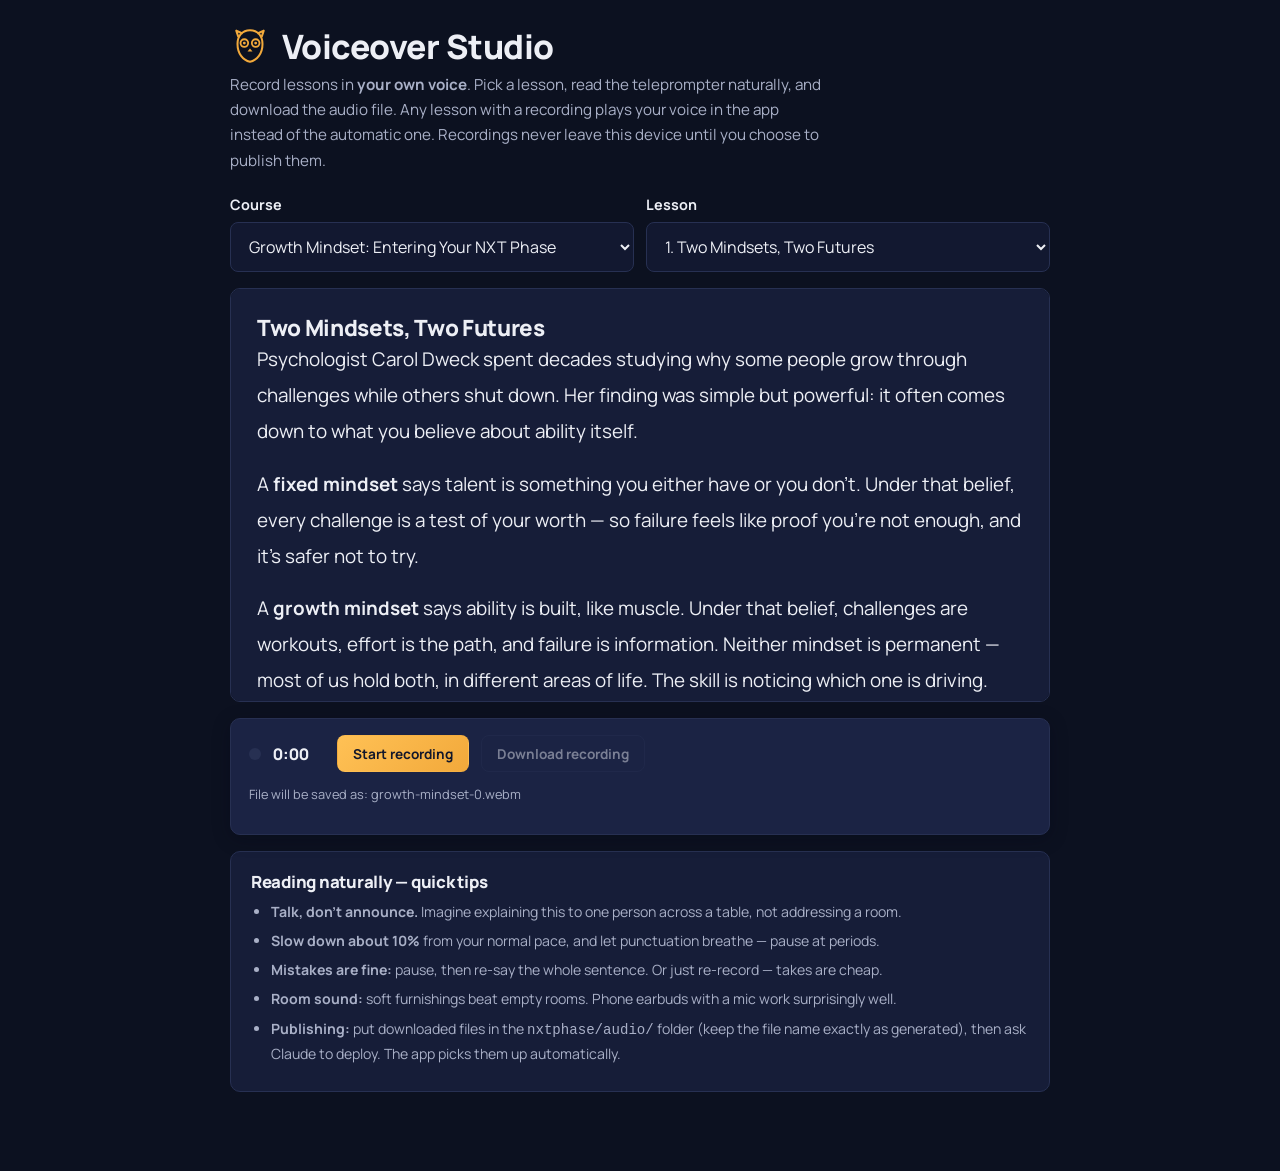
<file: studio.html>
<!DOCTYPE html>
<html lang="en">
<head>
  <meta charset="UTF-8">
  <meta name="viewport" content="width=device-width, initial-scale=1.0">
  <meta name="robots" content="noindex">
  <title>NXT Phase — Voiceover Studio</title>
  <link rel="preconnect" href="https://fonts.googleapis.com">
  <link rel="preconnect" href="https://fonts.gstatic.com" crossorigin>
  <link href="https://fonts.googleapis.com/css2?family=Manrope:wght@400;500;600;700;800&display=swap" rel="stylesheet">
  <link rel="stylesheet" href="styles.css">
  <link rel="icon" href="icon.svg" type="image/svg+xml">
  <style>
    .studio-wrap { max-width: 860px; margin: 0 auto; padding: 26px 20px 80px; }
    .studio-head { display: flex; align-items: center; gap: 12px; margin-bottom: 6px; }
    .studio-head .owl { color: var(--gold); line-height: 0; }
    .studio-sub { color: var(--text-dim); font-size: 0.95rem; max-width: 66ch; }
    .studio-grid { display: grid; gap: 12px; grid-template-columns: 1fr 1fr; margin-top: 20px; }
    @media (max-width: 640px) { .studio-grid { grid-template-columns: 1fr; } }
    .teleprompter {
      margin-top: 16px; padding: 26px; max-height: 46vh; overflow-y: auto;
      font-size: 1.18rem; line-height: 1.9;
    }
    .teleprompter h4 { color: var(--gold); text-transform: uppercase; font-size: 0.8rem; letter-spacing: 0.09em; }
    .rec-bar {
      position: sticky; bottom: 0; margin-top: 16px;
      background: var(--card-raised); border: 1px solid var(--line); border-radius: var(--radius);
      padding: 16px 18px; display: flex; align-items: center; gap: 12px; flex-wrap: wrap;
      box-shadow: var(--shadow);
    }
    .rec-dot { width: 12px; height: 12px; border-radius: 50%; background: var(--line); flex-shrink: 0; }
    .rec-dot.live { background: #E5484D; animation: pulse 1.2s infinite; }
    @keyframes pulse { 50% { opacity: 0.35; } }
    .rec-time { font-weight: 800; font-variant-numeric: tabular-nums; min-width: 52px; }
    .rec-file { font-size: 0.8rem; color: var(--text-dim); width: 100%; }
    .tips { font-size: 0.88rem; color: var(--text-dim); }
    .tips li { margin: 6px 0; }
    audio { width: 100%; margin-top: 10px; }
  </style>
</head>
<body data-theme="dark">
  <div class="studio-wrap">
    <div class="studio-head">
      <span class="owl" id="owl-slot"></span>
      <h1>Voiceover Studio</h1>
    </div>
    <p class="studio-sub">Record lessons in <strong>your own voice</strong>. Pick a lesson, read the teleprompter naturally, and download the audio file. Any lesson with a recording plays your voice in the app instead of the automatic one. Recordings never leave this device until you choose to publish them.</p>

    <div class="studio-grid">
      <div class="field" style="margin-top:0">
        <label for="course-sel">Course</label>
        <select id="course-sel"></select>
      </div>
      <div class="field" style="margin-top:0">
        <label for="lesson-sel">Lesson</label>
        <select id="lesson-sel"></select>
      </div>
    </div>

    <div class="card teleprompter" id="teleprompter" aria-label="Lesson text to read"></div>

    <div class="rec-bar">
      <span class="rec-dot" id="rec-dot"></span>
      <span class="rec-time" id="rec-time">0:00</span>
      <button class="btn btn-gold btn-sm" id="rec-btn">Start recording</button>
      <button class="btn btn-outline btn-sm" id="dl-btn" disabled>Download recording</button>
      <span class="rec-file" id="rec-file"></span>
      <div id="preview-slot" style="width:100%"></div>
    </div>

    <div class="card" style="margin-top:16px">
      <h3>Reading naturally — quick tips</h3>
      <ul class="tips" style="padding-left:20px; margin-top:8px">
        <li><strong>Talk, don't announce.</strong> Imagine explaining this to one person across a table, not addressing a room.</li>
        <li><strong>Slow down about 10%</strong> from your normal pace, and let punctuation breathe — pause at periods.</li>
        <li><strong>Mistakes are fine:</strong> pause, then re-say the whole sentence. Or just re-record — takes are cheap.</li>
        <li><strong>Room sound:</strong> soft furnishings beat empty rooms. Phone earbuds with a mic work surprisingly well.</li>
        <li><strong>Publishing:</strong> put downloaded files in the <code>nxtphase/audio/</code> folder (keep the file name exactly as generated), then ask Claude to deploy. The app picks them up automatically.</li>
      </ul>
    </div>
  </div>

  <script src="data.js"></script>
  <script>
    // Owl mark (matches app)
    document.getElementById('owl-slot').innerHTML = '<svg width="40" height="40" viewBox="0 0 48 48" fill="none" aria-hidden="true"><path d="M10 13 7.5 5.5 15 9" stroke="currentColor" stroke-width="2.4" stroke-linejoin="round"/><path d="M38 13 40.5 5.5 33 9" stroke="currentColor" stroke-width="2.4" stroke-linejoin="round"/><path d="M24 5C14.5 5 9 12 9 21.5 9 33 15.5 41 24 43c8.5-2 15-10 15-21.5C39 12 33.5 5 24 5z" stroke="currentColor" stroke-width="2.4"/><circle cx="17.2" cy="20.5" r="4.6" stroke="currentColor" stroke-width="2.2"/><circle cx="30.8" cy="20.5" r="4.6" stroke="currentColor" stroke-width="2.2"/><circle cx="17.2" cy="20.5" r="1.7" fill="currentColor"/><circle cx="30.8" cy="20.5" r="1.7" fill="currentColor"/><path d="M24 27 21 30.5h6L24 27z" fill="currentColor"/></svg>';

    const courseSel = document.getElementById('course-sel');
    const lessonSel = document.getElementById('lesson-sel');
    const prompter = document.getElementById('teleprompter');
    const recBtn = document.getElementById('rec-btn');
    const dlBtn = document.getElementById('dl-btn');
    const recDot = document.getElementById('rec-dot');
    const recTime = document.getElementById('rec-time');
    const recFile = document.getElementById('rec-file');
    const previewSlot = document.getElementById('preview-slot');

    COURSES.forEach(c => {
      const o = document.createElement('option');
      o.value = c.id; o.textContent = c.title;
      courseSel.appendChild(o);
    });

    function fillLessons() {
      lessonSel.innerHTML = '';
      const c = COURSES.find(x => x.id === courseSel.value);
      c.lessons.forEach((l, i) => {
        if (l.type === 'quiz') return;
        const o = document.createElement('option');
        o.value = i; o.textContent = (i + 1) + '. ' + l.title;
        lessonSel.appendChild(o);
      });
      fillPrompter();
    }

    function currentTarget() {
      const c = COURSES.find(x => x.id === courseSel.value);
      return { c, i: Number(lessonSel.value) };
    }

    function fillPrompter() {
      const { c, i } = currentTarget();
      const l = c.lessons[i];
      prompter.innerHTML = '<h2>' + l.title + '</h2>' + l.content;
      updateFileName();
      resetRecording();
    }

    let mediaRecorder = null, chunks = [], blob = null, ext = 'webm', timer = null, seconds = 0;

    function updateFileName() {
      const { c, i } = currentTarget();
      recFile.textContent = 'File will be saved as: ' + c.id + '-' + i + '.' + ext;
    }

    function resetRecording() {
      blob = null; chunks = []; seconds = 0;
      recTime.textContent = '0:00';
      dlBtn.disabled = true;
      previewSlot.innerHTML = '';
    }

    function fmt(s) { return Math.floor(s / 60) + ':' + String(s % 60).padStart(2, '0'); }

    async function toggleRecord() {
      if (mediaRecorder && mediaRecorder.state === 'recording') {
        mediaRecorder.stop();
        return;
      }
      let stream;
      try {
        stream = await navigator.mediaDevices.getUserMedia({ audio: { echoCancellation: true, noiseSuppression: true } });
      } catch (e) {
        alert('Microphone access is needed to record. Please allow the microphone and try again.');
        return;
      }
      const mime = MediaRecorder.isTypeSupported('audio/mp4') ? 'audio/mp4'
                 : MediaRecorder.isTypeSupported('audio/webm;codecs=opus') ? 'audio/webm;codecs=opus'
                 : '';
      ext = mime.startsWith('audio/mp4') ? 'm4a' : 'webm';
      updateFileName();
      resetRecording();
      mediaRecorder = new MediaRecorder(stream, mime ? { mimeType: mime } : undefined);
      mediaRecorder.ondataavailable = (e) => { if (e.data.size) chunks.push(e.data); };
      mediaRecorder.onstop = () => {
        stream.getTracks().forEach(t => t.stop());
        clearInterval(timer);
        recDot.classList.remove('live');
        recBtn.textContent = 'Re-record';
        blob = new Blob(chunks, { type: mime || 'audio/webm' });
        dlBtn.disabled = false;
        const url = URL.createObjectURL(blob);
        previewSlot.innerHTML = '';
        const a = document.createElement('audio');
        a.controls = true; a.src = url;
        previewSlot.appendChild(a);
      };
      mediaRecorder.start();
      recDot.classList.add('live');
      recBtn.textContent = 'Stop recording';
      seconds = 0;
      timer = setInterval(() => { seconds++; recTime.textContent = fmt(seconds); }, 1000);
    }

    function download() {
      if (!blob) return;
      const { c, i } = currentTarget();
      const a = document.createElement('a');
      a.href = URL.createObjectURL(blob);
      a.download = c.id + '-' + i + '.' + ext;
      document.body.appendChild(a);
      a.click();
      a.remove();
    }

    courseSel.addEventListener('change', fillLessons);
    lessonSel.addEventListener('change', fillPrompter);
    recBtn.addEventListener('click', toggleRecord);
    dlBtn.addEventListener('click', download);

    fillLessons();
  </script>
</body>
</html>
</file>
<file: styles.css>
/* ============================================================
   NXT Phase Learning — design system v2 (enterprise)
   One type family, restrained color, SVG iconography, no
   decorative gimmicks. Dark is the default theme; light mode
   passes contrast independently.
   ============================================================ */

:root {
  --font: 'Manrope', -apple-system, 'Segoe UI', Helvetica, Arial, sans-serif;

  --radius: 10px;
  --radius-sm: 8px;
  --shadow: 0 4px 18px rgba(4, 7, 20, 0.28);
  --maxw: 1120px;
  --nav-h: 60px;
}

/* ---------- Dark (default) ---------- */
[data-theme="dark"] {
  color-scheme: dark;
  --bg: #0C1120;
  --bg-soft: #121830;
  --card: #161D38;
  --card-raised: #1B2344;
  --line: #273052;
  --text: #EDEFF5;
  --text-dim: #A9B0C7;
  --gold: #F2A93B;
  --gold-strong: #FFC155;
  --gold-ink: #12172B;
  --teal: #4FC3A8;
  --violet: #A395EE;
  --blue: #6FA5E8;
  --sage: #8FBF7F;
  --danger: #FF8585;
  --ok: #6ED584;
  --hero-grad: linear-gradient(135deg, #182046 0%, #10162E 60%, #0C1120 100%);
  --focus-ring: #FFC155;
}

/* ---------- Light ---------- */
[data-theme="light"] {
  color-scheme: light;
  --bg: #F7F6F2;
  --bg-soft: #EEECE5;
  --card: #FFFFFF;
  --card-raised: #FFFFFF;
  --line: #D9D6CC;
  --text: #1E2440;
  --text-dim: #565D77;
  --gold: #96650A;
  --gold-strong: #7A5205;
  --gold-ink: #FFFFFF;
  --teal: #0C6E59;
  --violet: #5546AC;
  --blue: #1E5CA8;
  --sage: #3E7A3E;
  --danger: #B3261E;
  --ok: #1E7A34;
  --hero-grad: linear-gradient(135deg, #1E2440 0%, #2C3560 100%);
  --focus-ring: #5546AC;
  --shadow: 0 4px 16px rgba(30, 36, 64, 0.10);
}

* { box-sizing: border-box; margin: 0; padding: 0; }

html { scroll-behavior: smooth; }
@media (prefers-reduced-motion: reduce) {
  html { scroll-behavior: auto; }
  *, *::before, *::after { animation-duration: 0.01ms !important; transition-duration: 0.01ms !important; }
}

body {
  font-family: var(--font);
  background: var(--bg);
  color: var(--text);
  line-height: 1.65;
  min-height: 100vh;
  -webkit-font-smoothing: antialiased;
}

img { max-width: 100%; }

h1, h2, h3 { font-weight: 800; line-height: 1.2; letter-spacing: -0.015em; }
h1 { font-size: clamp(1.55rem, 3.4vw, 2.1rem); }
h2 { font-size: clamp(1.15rem, 2.4vw, 1.4rem); }
h3 { font-size: 1.05rem; }
h4 { font-size: 1rem; margin-top: 1.1em; }
p + p { margin-top: 0.9em; }

a { color: var(--gold); }
[data-theme="dark"] a { color: var(--gold-strong); }

:focus-visible {
  outline: 3px solid var(--focus-ring);
  outline-offset: 2px;
  border-radius: 4px;
}

.icn { display: inline-block; vertical-align: -0.18em; flex-shrink: 0; }
.h-ico { display: inline-block; vertical-align: -0.22em; margin-right: 4px; }

.skip-link {
  position: absolute; left: -9999px; top: 0;
  background: var(--gold); color: var(--gold-ink);
  padding: 10px 18px; z-index: 200; border-radius: 0 0 var(--radius-sm) 0;
  font-weight: 700; text-decoration: none;
}
.skip-link:focus { left: 0; }

/* ============ Header ============ */
.site-header {
  position: sticky; top: 0; z-index: 60;
  background: color-mix(in srgb, var(--bg) 90%, transparent);
  backdrop-filter: blur(10px);
  border-bottom: 1px solid var(--line);
}
.header-inner {
  max-width: var(--maxw); margin: 0 auto;
  display: flex; align-items: center; gap: 14px;
  padding: 10px 20px;
}
.brand {
  display: flex; align-items: center; gap: 10px;
  font-family: var(--font); font-weight: 800;
  font-size: 1.02rem; letter-spacing: 0.01em;
  color: var(--text); text-decoration: none; border: none; background: none; cursor: pointer;
}
.brand .owl { color: var(--gold); display: grid; place-items: center; }
[data-theme="dark"] .brand .owl { color: var(--gold-strong); }
.brand .brand-nxt { color: var(--gold); }
[data-theme="dark"] .brand .brand-nxt { color: var(--gold-strong); }

.header-spacer { flex: 1; }

.desktop-nav { display: none; gap: 2px; }
.desktop-nav button {
  font-family: var(--font); font-size: 0.92rem; font-weight: 700;
  background: none; border: none; cursor: pointer;
  color: var(--text-dim); padding: 8px 15px; border-radius: var(--radius-sm);
}
.desktop-nav button[aria-current="page"] {
  color: var(--gold-ink); background: var(--gold);
}
.desktop-nav button:hover { color: var(--text); background: var(--bg-soft); }
.desktop-nav button[aria-current="page"]:hover { color: var(--gold-ink); background: var(--gold); }

.theme-toggle {
  background: var(--card); color: var(--text);
  border: 1px solid var(--line); border-radius: var(--radius-sm);
  width: 38px; height: 38px; cursor: pointer;
  display: grid; place-items: center;
}
.theme-toggle:hover { border-color: var(--gold); }

/* ============ Bottom nav (mobile) ============ */
.bottom-nav {
  position: fixed; bottom: 0; left: 0; right: 0; z-index: 60;
  display: grid; grid-template-columns: repeat(5, 1fr);
  background: color-mix(in srgb, var(--bg-soft) 96%, transparent);
  backdrop-filter: blur(10px);
  border-top: 1px solid var(--line);
  padding-bottom: env(safe-area-inset-bottom);
  height: calc(var(--nav-h) + env(safe-area-inset-bottom));
}
.bottom-nav button {
  background: none; border: none; cursor: pointer;
  display: flex; flex-direction: column; align-items: center; justify-content: center; gap: 3px;
  font-family: var(--font); font-size: 0.66rem; font-weight: 700; letter-spacing: 0.02em;
  color: var(--text-dim);
}
.bottom-nav button .ico { line-height: 0; }
.bottom-nav button[aria-current="page"] { color: var(--gold); }
[data-theme="dark"] .bottom-nav button[aria-current="page"] { color: var(--gold-strong); }

@media (min-width: 820px) {
  .desktop-nav { display: flex; }
  .bottom-nav { display: none; }
}

/* ============ Layout ============ */
.container {
  max-width: var(--maxw); margin: 0 auto;
  padding: 26px 20px calc(var(--nav-h) + 44px);
}
@media (min-width: 820px) { .container { padding-bottom: 64px; } }

.section { margin-top: 36px; }
.section-head { display: flex; align-items: baseline; justify-content: space-between; gap: 10px; margin-bottom: 14px; }
.section-head .see-all {
  background: none; border: none; color: var(--gold); font-weight: 700; cursor: pointer; font-size: 0.88rem;
  font-family: var(--font);
}
[data-theme="dark"] .section-head .see-all { color: var(--gold-strong); }
.section-head .see-all:hover { text-decoration: underline; }

/* ============ Hero ============ */
.hero {
  background: var(--hero-grad);
  border: 1px solid var(--line);
  border-radius: var(--radius);
  padding: clamp(26px, 4.5vw, 44px);
  color: #EFF1F7;
  position: relative; overflow: hidden;
  box-shadow: var(--shadow);
}
.hero::before {
  content: '';
  position: absolute; top: 0; left: 0;
  width: 64px; height: 4px;
  background: var(--gold);
  border-radius: 0 0 4px 0;
}
[data-theme="dark"] .hero::before { background: #F2A93B; }
.hero .eyebrow {
  font-weight: 700; font-size: 0.75rem; letter-spacing: 0.14em; text-transform: uppercase;
  color: #F2C980;
}
.hero h1 { color: #FCFCF8; margin: 8px 0 10px; }
.hero p { max-width: 62ch; color: #C6CBDD; font-size: 0.97rem; }
.hero-cta-row { display: flex; flex-wrap: wrap; gap: 10px; margin-top: 20px; }

.hero-stats {
  display: grid; grid-template-columns: repeat(3, 1fr); gap: 10px;
  margin-top: 24px; max-width: 520px;
}
.stat-chip {
  background: rgba(255, 255, 255, 0.06);
  border: 1px solid rgba(255, 255, 255, 0.14);
  border-radius: var(--radius-sm); padding: 12px 12px; text-align: center;
}
.stat-chip .num { font-weight: 800; font-size: 1.55rem; color: #F2C980; line-height: 1.15; }
.stat-chip .lbl { font-size: 0.68rem; font-weight: 700; letter-spacing: 0.07em; text-transform: uppercase; color: #B9BFD4; }

/* ============ Buttons ============ */
.btn {
  display: inline-flex; align-items: center; justify-content: center; gap: 7px;
  font-family: var(--font); font-weight: 700; font-size: 0.92rem;
  border-radius: var(--radius-sm); padding: 11px 20px; cursor: pointer;
  border: 1.5px solid transparent; text-decoration: none;
  transition: transform 0.08s ease, filter 0.15s ease, border-color 0.15s ease;
  min-height: 44px;
}
.btn:active { transform: scale(0.985); }
.btn-gold { background: var(--gold); color: var(--gold-ink); }
[data-theme="dark"] .btn-gold { background: linear-gradient(135deg, #FFC155, #F2A93B); color: #12172B; }
.btn-gold:hover { filter: brightness(1.05); }
.btn-outline { background: transparent; color: var(--text); border-color: var(--line); }
.btn-outline:hover { border-color: var(--gold); }
.hero .btn-outline { color: #EFF1F7; border-color: rgba(255,255,255,0.35); }
.hero .btn-outline:hover { border-color: #F2C980; }
.btn-ghost { background: none; color: var(--gold); border: none; padding: 8px 10px; min-height: 38px; }
[data-theme="dark"] .btn-ghost { color: var(--gold-strong); }
.btn-ghost:hover { text-decoration: underline; }
.btn-danger { background: transparent; border-color: var(--danger); color: var(--danger); }
.btn-danger:hover { filter: brightness(1.08); }
.btn-sm { padding: 8px 15px; min-height: 37px; font-size: 0.85rem; }
.btn-block { width: 100%; }
.btn:disabled { opacity: 0.45; cursor: not-allowed; }

/* ============ Cards ============ */
.card {
  background: var(--card);
  border: 1px solid var(--line);
  border-radius: var(--radius);
  padding: 20px;
}

.card-grid { display: grid; gap: 14px; grid-template-columns: 1fr; }
@media (min-width: 640px) { .card-grid { grid-template-columns: repeat(2, 1fr); } }
@media (min-width: 980px) { .card-grid { grid-template-columns: repeat(3, 1fr); } }

.course-card {
  display: flex; flex-direction: column; gap: 10px;
  cursor: pointer; text-align: left; width: 100%;
  font-family: var(--font); color: var(--text); font-size: 1rem;
  transition: transform 0.12s ease, border-color 0.12s ease, box-shadow 0.12s ease;
}
.course-card:hover { transform: translateY(-2px); border-color: var(--gold); box-shadow: var(--shadow); }
.course-card .course-title { font-weight: 800; font-size: 1.04rem; line-height: 1.35; letter-spacing: -0.01em; }
.course-card .course-desc { color: var(--text-dim); font-size: 0.88rem; }
.course-meta { display: flex; flex-wrap: wrap; gap: 7px; align-items: center; margin-top: auto; }

.pill {
  display: inline-flex; align-items: center; gap: 5px;
  font-size: 0.7rem; font-weight: 700; letter-spacing: 0.05em; text-transform: uppercase;
  padding: 3px 10px; border-radius: 5px;
  border: 1px solid var(--line); color: var(--text-dim);
}
.pill-pillar { border: none; }
[data-theme="dark"] .pill-pillar { color: #12172B; }
[data-theme="light"] .pill-pillar { color: #FFFFFF; }
[data-theme="dark"] .pill-personal { background: var(--gold); }
[data-theme="dark"] .pill-professional { background: var(--blue); }
[data-theme="dark"] .pill-workforce { background: var(--teal); }
[data-theme="dark"] .pill-technical { background: var(--violet); }
[data-theme="dark"] .pill-business { background: var(--sage); }
[data-theme="light"] .pill-personal { background: #96650A; }
[data-theme="light"] .pill-professional { background: #1E5CA8; }
[data-theme="light"] .pill-workforce { background: #0C6E59; }
[data-theme="light"] .pill-technical { background: #5546AC; }
[data-theme="light"] .pill-business { background: #3E7A3E; }

.pill-done { background: var(--ok); border: none; color: #0E2E17; }
[data-theme="light"] .pill-done { background: #1E7A34; color: #fff; }

/* ============ Progress ============ */
.progress-track {
  background: var(--bg-soft); border-radius: 999px; height: 8px; overflow: hidden;
  border: 1px solid var(--line);
}
.progress-fill {
  height: 100%; border-radius: 999px;
  background: var(--gold);
  transition: width 0.4s ease;
}
[data-theme="dark"] .progress-fill { background: linear-gradient(90deg, #F2A93B, #FFC155); }
.progress-row { display: flex; justify-content: space-between; font-size: 0.78rem; color: var(--text-dim); font-weight: 700; margin-bottom: 5px; }

/* ============ Pillar cards ============ */
.pillar-card { display: flex; flex-direction: column; gap: 6px; }
.pillar-card .pi { line-height: 0; margin-bottom: 4px; }
.pillar-card .pn { font-weight: 800; letter-spacing: -0.01em; }
.pillar-card .pd { color: var(--text-dim); font-size: 0.86rem; }

/* ============ Quote ============ */
.quote-card {
  border-left: 3px solid var(--gold);
  font-size: 1rem;
}
.quote-card .qa { color: var(--text-dim); font-size: 0.83rem; font-weight: 700; margin-top: 8px; display: block; }

/* ============ Onboarding ============ */
.onboard-wrap {
  min-height: calc(100vh - 70px);
  display: grid; place-items: center; padding: 24px 18px 90px;
}
.onboard-card { max-width: 640px; width: 100%; padding: clamp(26px, 5vw, 44px); }
.onboard-owl { color: var(--gold); text-align: center; display: block; line-height: 0; margin-bottom: 6px; }
[data-theme="dark"] .onboard-owl { color: var(--gold-strong); }
.onboard-card h1 { text-align: center; margin: 10px 0 6px; }
.onboard-card .sub { text-align: center; color: var(--text-dim); margin-bottom: 22px; font-size: 0.95rem; }

.field { margin-top: 18px; }
.field label { display: block; font-weight: 700; font-size: 0.9rem; margin-bottom: 6px; }
.field .hint { font-size: 0.8rem; color: var(--text-dim); margin-top: 5px; }
input[type="text"], textarea, select {
  width: 100%; font-family: var(--font); font-size: 1rem;
  background: var(--bg-soft); color: var(--text);
  border: 1.5px solid var(--line); border-radius: var(--radius-sm);
  padding: 12px 14px;
}
input:focus, textarea:focus, select:focus { border-color: var(--gold); outline: 3px solid var(--focus-ring); outline-offset: 1px; }

.choice-grid { display: grid; gap: 10px; margin-top: 8px; }
.choice {
  display: flex; gap: 12px; align-items: flex-start;
  background: var(--bg-soft); border: 1.5px solid var(--line);
  border-radius: var(--radius-sm); padding: 13px 14px; cursor: pointer;
  font-size: 0.94rem;
}
.choice input { accent-color: var(--gold); width: 18px; height: 18px; margin-top: 3px; flex-shrink: 0; }
.choice.selected { border-color: var(--gold); background: color-mix(in srgb, var(--gold) 9%, var(--bg-soft)); }
.choice .cl { font-weight: 700; }
.choice .cd { color: var(--text-dim); font-size: 0.83rem; }

.privacy-note {
  margin-top: 20px; padding: 12px 14px; border-radius: var(--radius-sm);
  background: var(--bg-soft); border: 1px dashed var(--line);
  font-size: 0.83rem; color: var(--text-dim);
}

/* ============ Course detail ============ */
.detail-hero { display: flex; flex-direction: column; gap: 12px; }
.obj-list { list-style: none; display: grid; gap: 9px; margin-top: 10px; }
.obj-list li { display: flex; gap: 10px; align-items: flex-start; }
.obj-list .tick { color: var(--ok); line-height: 1.5; }

.lesson-list { display: grid; gap: 9px; margin-top: 12px; }
.lesson-row {
  display: flex; align-items: center; gap: 13px; width: 100%; text-align: left;
  background: var(--card); border: 1px solid var(--line); border-radius: var(--radius-sm);
  padding: 13px 15px; cursor: pointer; font-family: var(--font); color: var(--text); font-size: 0.94rem;
}
.lesson-row:hover { border-color: var(--gold); }
.lesson-row .status {
  width: 30px; height: 30px; border-radius: 50%; flex-shrink: 0;
  display: grid; place-items: center; font-size: 0.82rem; font-weight: 700;
  border: 1.5px solid var(--line); color: var(--text-dim);
}
.lesson-row.done .status { background: var(--ok); border-color: var(--ok); color: #0E2E17; }
[data-theme="light"] .lesson-row.done .status { color: #fff; }
.lesson-row .lt { font-weight: 700; flex: 1; }
.lesson-row .lm { color: var(--text-dim); font-size: 0.78rem; white-space: nowrap; }

/* ============ Lesson view ============ */
.lesson-shell { max-width: 780px; margin: 0 auto; }
.lesson-topbar { display: flex; align-items: center; justify-content: space-between; gap: 10px; margin-bottom: 14px; flex-wrap: wrap; }
.lesson-body { font-size: 1rem; }
.lesson-body h4 {
  font-weight: 800; color: var(--gold);
  text-transform: uppercase; letter-spacing: 0.09em; font-size: 0.8rem;
}
[data-theme="dark"] .lesson-body h4 { color: var(--gold-strong); }
.lesson-body ul, .lesson-body ol { padding-left: 22px; margin: 0.9em 0; display: grid; gap: 8px; }
.lesson-body code {
  background: var(--bg-soft); border: 1px solid var(--line);
  padding: 1px 7px; border-radius: 5px; font-size: 0.9em;
}
.lesson-nav-row { display: flex; justify-content: space-between; gap: 10px; margin-top: 28px; }

/* ============ Quiz ============ */
.quiz-q { font-weight: 800; font-size: 1.03rem; margin-bottom: 12px; letter-spacing: -0.01em; }
.quiz-options { display: grid; gap: 10px; }
.quiz-progress { font-size: 0.75rem; font-weight: 800; color: var(--text-dim); letter-spacing: 0.09em; text-transform: uppercase; margin-bottom: 10px; }

.result-ring {
  width: 124px; height: 124px; border-radius: 50%; margin: 0 auto 16px;
  display: grid; place-items: center;
  font-weight: 800; font-size: 1.9rem; letter-spacing: -0.02em;
  border: 5px solid var(--gold); color: var(--text);
}
.result-detail { border-top: 1px solid var(--line); padding-top: 14px; margin-top: 14px; }
.result-detail .rq { font-weight: 700; }
.result-detail .re { color: var(--text-dim); font-size: 0.88rem; margin-top: 4px; }
.rd-ok { color: var(--ok); font-weight: 800; }
.rd-no { color: var(--danger); font-weight: 800; }

/* ============ Wellness hub ============ */
.crisis-banner {
  border: 1.5px solid var(--gold);
  background: color-mix(in srgb, var(--gold) 8%, var(--card));
  border-radius: var(--radius); padding: 18px 20px;
}
.crisis-banner h3 { margin-bottom: 8px; }
.crisis-lines { display: grid; gap: 10px; margin-top: 8px; }
.crisis-line { display: flex; flex-wrap: wrap; gap: 6px 14px; align-items: baseline; }
.crisis-line .cn { font-weight: 700; }
.crisis-line .cd { color: var(--text-dim); font-size: 0.88rem; }

.zip-form { display: flex; gap: 10px; margin-top: 14px; flex-wrap: wrap; }
.zip-form input { flex: 1; min-width: 160px; max-width: 250px; font-size: 1.1rem; letter-spacing: 0.1em; }
.zip-error { color: var(--danger); font-weight: 700; font-size: 0.88rem; margin-top: 8px; }

.resource-card { display: flex; gap: 14px; align-items: flex-start; }
.resource-card .ri { color: var(--gold); line-height: 0; margin-top: 4px; }
[data-theme="dark"] .resource-card .ri { color: var(--gold-strong); }
.resource-card .rn { font-weight: 800; letter-spacing: -0.01em; }
.resource-card .rd { color: var(--text-dim); font-size: 0.88rem; margin: 4px 0 10px; }

/* ============ Program / community ============ */
.program-hero {
  background: var(--hero-grad);
  border: 1px solid var(--line);
  border-radius: var(--radius);
  padding: clamp(26px, 4.5vw, 44px);
  color: #EFF1F7;
  box-shadow: var(--shadow);
}
.program-hero .eyebrow {
  font-weight: 700; font-size: 0.75rem; letter-spacing: 0.14em; text-transform: uppercase;
  color: #F2C980;
}
.program-hero h1 { color: #FCFCF8; margin: 8px 0 10px; }
.program-hero p { max-width: 66ch; color: #C6CBDD; font-size: 0.97rem; }

.program-action-grid {
  display: grid; gap: 14px; grid-template-columns: 1fr;
}
@media (min-width: 820px) { .program-action-grid { grid-template-columns: repeat(3, 1fr); } }
.program-action {
  color: var(--text); text-decoration: none; min-height: 148px;
  transition: transform 0.12s ease, border-color 0.12s ease, box-shadow 0.12s ease;
}
.program-action:hover { transform: translateY(-2px); border-color: var(--gold); box-shadow: var(--shadow); }
.program-action span.rn,
.program-action span.rd,
.source-card span.rn,
.source-card span.rd { display: block; }

.program-session { display: grid; gap: 18px; }
.program-session h3 { margin-top: 8px; }
.program-muted { color: var(--text-dim); font-size: 0.93rem; }
.program-meeting-box {
  display: grid; grid-template-columns: repeat(2, minmax(0, 1fr)); gap: 10px;
}
.program-meeting-box div {
  background: var(--bg-soft); border: 1px solid var(--line);
  border-radius: var(--radius-sm); padding: 12px 14px;
}
.program-meeting-box strong {
  display: block; font-size: 0.72rem; color: var(--text-dim);
  letter-spacing: 0.08em; text-transform: uppercase;
}
.program-meeting-box span { font-weight: 800; }
.program-list { padding-left: 22px; display: grid; gap: 8px; margin-top: 10px; }
.program-reflection {
  margin-top: 14px; padding: 14px;
  border: 1px solid var(--gold); border-radius: var(--radius-sm);
  background: color-mix(in srgb, var(--gold) 8%, var(--card));
}
.program-reflection span {
  display: block; color: var(--gold); font-weight: 800;
  font-size: 0.75rem; letter-spacing: 0.12em; text-transform: uppercase;
}
[data-theme="dark"] .program-reflection span { color: var(--gold-strong); }
.program-reflection p { margin-top: 4px; font-weight: 700; }
.program-step .pn { display: block; font-weight: 800; margin-bottom: 6px; }
.program-step .pd { color: var(--text-dim); font-size: 0.88rem; }
.program-map {
  display: grid; gap: 10px; margin: 16px 0;
  grid-template-columns: 1fr;
}
@media (min-width: 700px) { .program-map { grid-template-columns: repeat(2, 1fr); } }
.program-map-item {
  display: grid; grid-template-columns: auto 1fr auto; align-items: center; gap: 10px;
  background: var(--bg-soft); border: 1px solid var(--line);
  border-radius: var(--radius-sm); padding: 11px 12px;
}
.program-map-item span:last-child { color: var(--text-dim); font-size: 0.82rem; font-weight: 700; }
.source-grid { display: grid; gap: 14px; grid-template-columns: 1fr; }
@media (min-width: 760px) { .source-grid { grid-template-columns: repeat(2, 1fr); } }
.source-card {
  color: var(--text); text-decoration: none;
  transition: transform 0.12s ease, border-color 0.12s ease, box-shadow 0.12s ease;
}
.source-card:hover { transform: translateY(-2px); border-color: var(--gold); box-shadow: var(--shadow); }
.source-link {
  display: inline-flex; align-items: center; gap: 5px;
  margin-top: 10px; color: var(--gold); font-weight: 800; font-size: 0.83rem;
}
[data-theme="dark"] .source-link { color: var(--gold-strong); }

.disclaimer { font-size: 0.78rem; color: var(--text-dim); margin-top: 18px; }

/* ============ Modal ============ */
.modal-overlay {
  position: fixed; inset: 0; z-index: 100;
  background: rgba(4, 7, 20, 0.72);
  display: grid; place-items: center; padding: 20px;
}
.modal {
  background: var(--card-raised); border: 1px solid var(--line);
  border-radius: var(--radius); max-width: 440px; width: 100%;
  padding: 30px; text-align: center; box-shadow: var(--shadow);
}
.modal .big { line-height: 0; margin-bottom: 6px; }
.modal h2 { margin: 8px 0 6px; }
.modal p { color: var(--text-dim); }
.modal .modal-actions { display: flex; gap: 10px; justify-content: center; margin-top: 20px; flex-wrap: wrap; }

/* ============ Settings / misc ============ */
.settings-list { display: grid; gap: 14px; }
.setting-row { display: flex; align-items: center; justify-content: space-between; gap: 14px; flex-wrap: wrap; }
.setting-row .sl { font-weight: 800; }
.setting-row .sd { color: var(--text-dim); font-size: 0.85rem; }

.empty-state { text-align: center; padding: 40px 20px; color: var(--text-dim); }

.back-link { margin-bottom: 14px; display: inline-flex; }

.toast {
  position: fixed; left: 50%; transform: translateX(-50%);
  bottom: calc(var(--nav-h) + 18px); z-index: 90;
  background: var(--card-raised); color: var(--text);
  border: 1px solid var(--gold); border-radius: var(--radius-sm);
  padding: 10px 20px; font-weight: 700; font-size: 0.9rem;
  box-shadow: var(--shadow);
  animation: toast-in 0.25s ease;
}
@keyframes toast-in { from { opacity: 0; transform: translateX(-50%) translateY(10px); } }

.visually-hidden {
  position: absolute; width: 1px; height: 1px; overflow: hidden;
  clip: rect(0 0 0 0); white-space: nowrap;
}

/* ============ Microlearning (v3) ============ */
.listen-row {
  display: flex; align-items: center; gap: 12px; flex-wrap: wrap;
  margin: 12px 0 4px; padding-bottom: 14px;
  border-bottom: 1px solid var(--line);
}
.listen-hint { font-size: 0.8rem; color: var(--text-dim); }
.listen-row:empty { display: none; }
.listen-row audio { flex: 1 1 260px; min-width: 220px; height: 38px; }
.narr-label {
  font-weight: 800; font-size: 0.85rem; color: var(--gold);
  display: inline-flex; gap: 6px; align-items: center; white-space: nowrap;
}
[data-theme="dark"] .narr-label { color: var(--gold-strong); }

.filter-row { display: flex; gap: 8px; margin-top: 16px; flex-wrap: wrap; }
.filter-chip {
  font-family: var(--font); font-weight: 700; font-size: 0.84rem;
  background: var(--card); color: var(--text-dim);
  border: 1.5px solid var(--line); border-radius: 999px;
  padding: 7px 16px; cursor: pointer;
}
.filter-chip:hover { border-color: var(--gold); color: var(--text); }
.filter-chip.active { background: var(--gold); border-color: var(--gold); color: var(--gold-ink); }
[data-theme="dark"] .filter-chip.active { color: #12172B; }

.micro-card { border-left: 3px solid var(--gold); }
</file>
